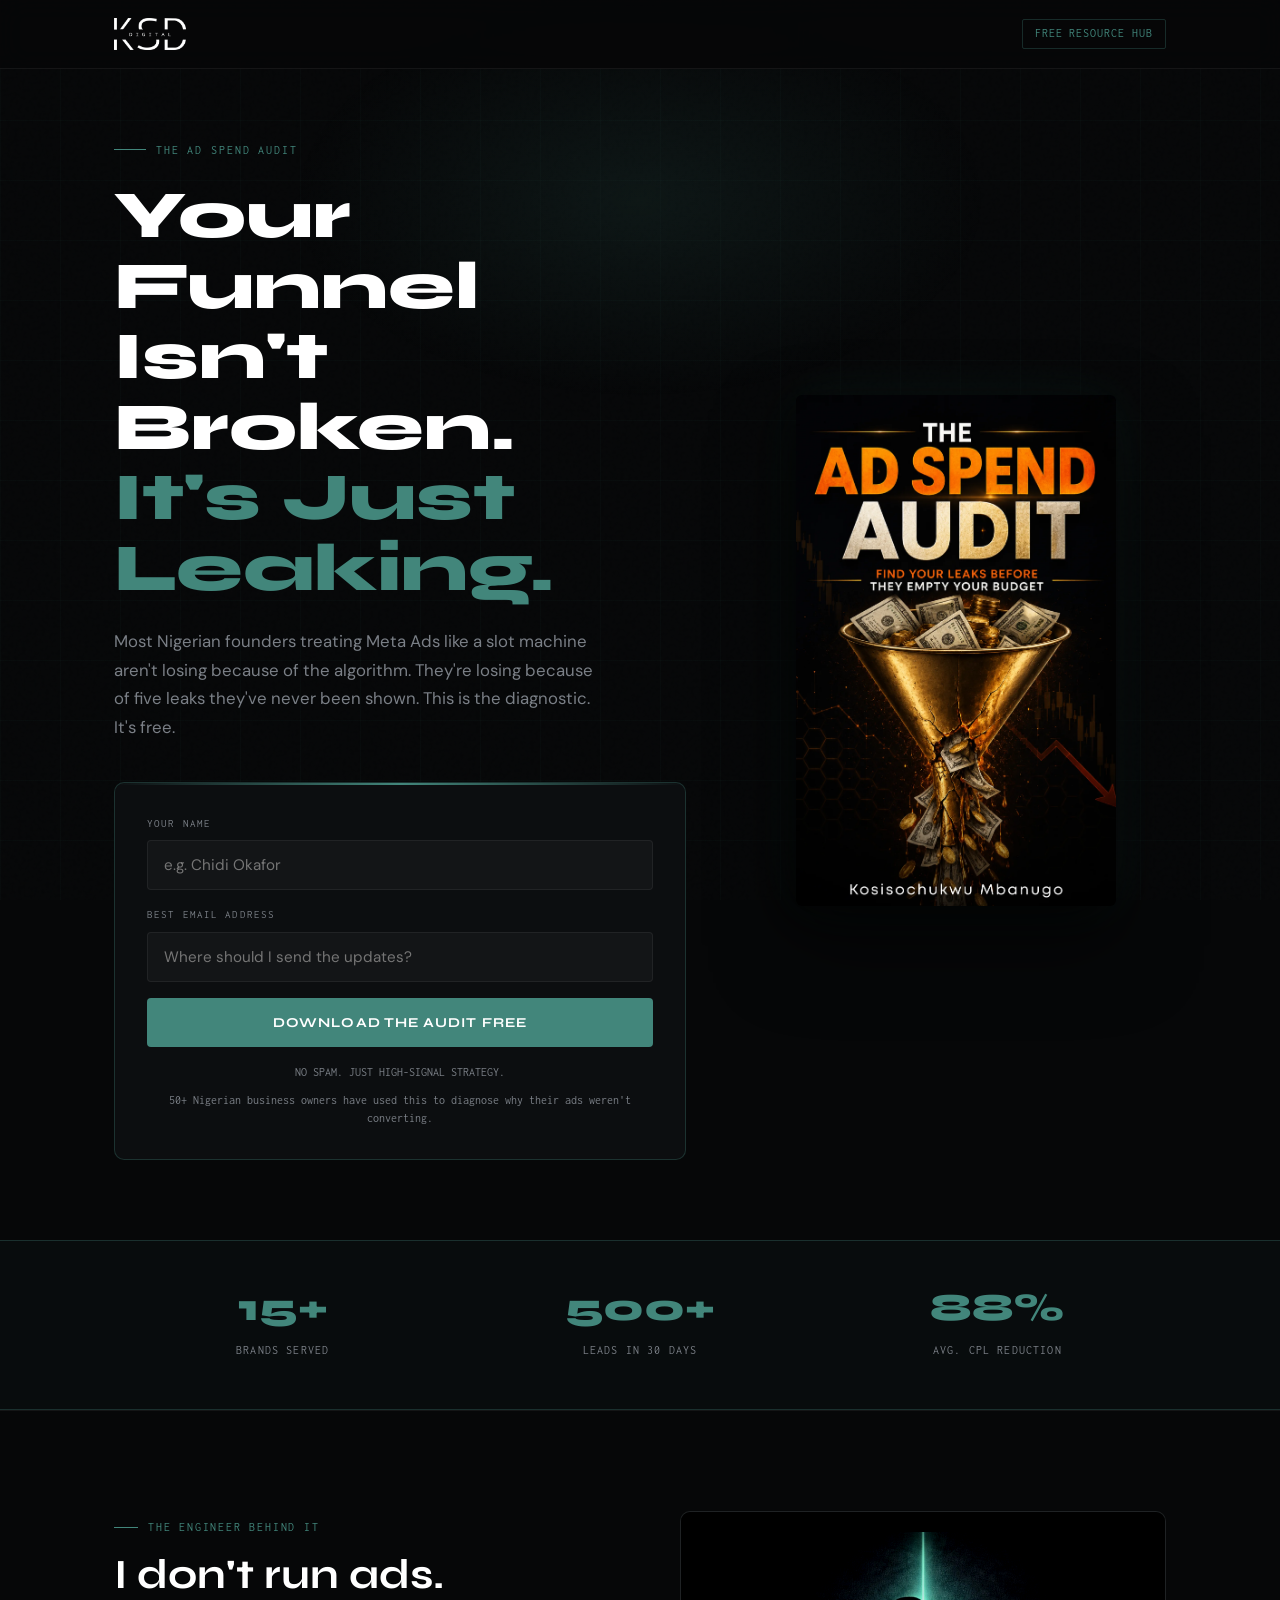
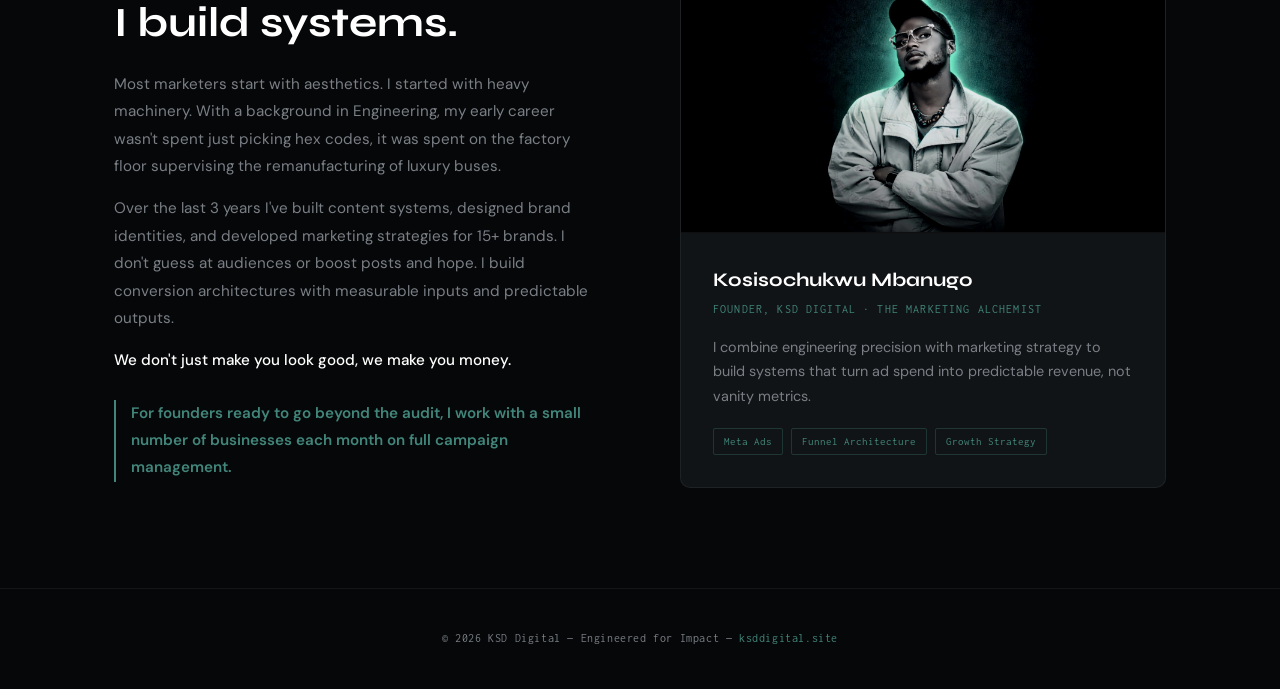
<file: ad-audit.html>
<!DOCTYPE html>
<html lang="en">

<head>
    <meta charset="UTF-8">
    <meta name="viewport" content="width=device-width, initial-scale=1.0">
    <meta name="description" content="Download the KSD Digital Ad Spend Audit and find the hidden leaks in your Meta Ads funnel.">
    <title>The Ad Spend Audit | KSD Digital</title>
    <link rel="icon" type="image/png" href="Assets/ksd.png">
    <link rel="preconnect" href="https://fonts.googleapis.com">
    <link rel="preconnect" href="https://fonts.gstatic.com" crossorigin>
    <link
        href="https://fonts.googleapis.com/css2?family=Syne:wght@400;600;700;800&family=Inconsolata:wght@300;400;500&family=DM+Sans:ital,opsz,wght@0,9..40,300;0,9..40,400;0,9..40,500;1,9..40,300&display=swap"
        rel="stylesheet">
    <link rel="stylesheet" href="https://cdnjs.cloudflare.com/ajax/libs/font-awesome/6.6.0/css/all.min.css">

<!-- Meta Pixel Code -->
<script>
!function(f,b,e,v,n,t,s)
{if(f.fbq)return;n=f.fbq=function(){n.callMethod?
n.callMethod.apply(n,arguments):n.queue.push(arguments)};
if(!f._fbq)f._fbq=n;n.push=n;n.loaded=!0;n.version='2.0';
n.queue=[];t=b.createElement(e);t.async=!0;
t.src=v;s=b.getElementsByTagName(e)[0];
s.parentNode.insertBefore(t,s)}(window, document,'script',
'https://connect.facebook.net/en_US/fbevents.js');
fbq('init', '1302980091219849');
fbq('track', 'PageView');
</script>
<noscript><img height="1" width="1" style="display:none"
src="https://www.facebook.com/tr?id=1302980091219849&ev=PageView&noscript=1"
/></noscript>
<!-- End Meta Pixel Code -->

 <!-- Google tag (gtag.js) -->
<script defer src="https://www.googletagmanager.com/gtag/js?id=G-NFYQLTZY5J"></script>
<script>
  window.dataLayer = window.dataLayer || [];
  function gtag(){dataLayer.push(arguments);}
  gtag('js', new Date());

  gtag('config', 'G-NFYQLTZY5J');
</script>

    <style>
        :root {
            --bg: #060708;
            --card: #0c0e10;
            --card2: #111416;
            --accent: #42867b;
            --accent-glow: rgba(66, 134, 123, 0.18);
            --accent-dim: rgba(66, 134, 123, 0.35);
            --text: #e2e4e6;
            --muted: #7a7f86;
            --border: rgba(255, 255, 255, 0.06);
            --border-accent: rgba(66, 134, 123, 0.3);
            --white: #ffffff;
        }

        *,
        *::before,
        *::after {
            box-sizing: border-box;
            margin: 0;
            padding: 0;
        }

        html {
            scroll-behavior: smooth;
        }

        body {
            background: var(--bg);
            color: var(--text);
            font-family: 'DM Sans', sans-serif;
            font-size: 16px;
            line-height: 1.6;
            overflow-x: hidden;
        }

        /* ─── NOISE & GRID OVERLAYS ─── */
        body::before {
            content: '';
            position: fixed;
            inset: 0;
            background-image: url("data:image/svg+xml,%3Csvg viewBox='0 0 256 256' xmlns='http://www.w3.org/2000/svg'%3E%3Cfilter id='noise'%3E%3CfeTurbulence type='fractalNoise' baseFrequency='0.9' numOctaves='4' stitchTiles='stitch'/%3E%3C/filter%3E%3Crect width='100%25' height='100%25' filter='url(%23noise)' opacity='0.04'/%3E%3C/svg%3E");
            pointer-events: none;
            z-index: 0;
            opacity: 0.4;
        }

        .grid-bg {
            position: fixed;
            inset: 0;
            background-image:
                linear-gradient(rgba(66, 134, 123, 0.04) 1px, transparent 1px),
                linear-gradient(90deg, rgba(66, 134, 123, 0.04) 1px, transparent 1px);
            background-size: 60px 60px;
            pointer-events: none;
            z-index: 0;
        }

        .container {
            max-width: 1100px;
            margin: 0 auto;
            padding: 0 24px;
            position: relative;
            z-index: 1;
        }

        /* ─── NAV ─── */
        nav {
            position: fixed;
            top: 0;
            left: 0;
            right: 0;
            z-index: 100;
            padding: 18px 0;
            background: rgba(6, 7, 8, 0.85);
            backdrop-filter: blur(12px);
            border-bottom: 1px solid var(--border);
        }

        nav .nav-inner {
            display: flex;
            align-items: center;
            justify-content: space-between;
        }

        .nav-brand {
            display: flex;
            align-items: center;
            text-decoration: none;
        }

        .nav-brand img {
            height: 32px;
            width: auto;
            display: block;
        }

        .nav-tag {
            font-family: 'Inconsolata', monospace;
            font-size: 0.75rem;
            color: var(--accent);
            border: 1px solid var(--border-accent);
            padding: 4px 12px;
            border-radius: 2px;
            letter-spacing: 0.08em;
            text-transform: uppercase;
        }

        img {
            max-width: 100%;
            height: auto;
        }

        /* ─── HERO & FORM ─── */
        .hero {
            padding: 140px 0 80px;
            position: relative;
            min-height: 90vh;
            display: flex;
            align-items: center;
        }

        .hero-glow {
            position: absolute;
            top: 0;
            left: 50%;
            transform: translateX(-50%);
            width: 100%;
            max-width: 700px;
            height: 400px;
            background: radial-gradient(ellipse, rgba(66, 134, 123, 0.12) 0%, transparent 70%);
            pointer-events: none;
        }

        .hero-eyebrow {
            font-family: 'Inconsolata', monospace;
            font-size: 0.78rem;
            color: var(--accent);
            letter-spacing: 0.15em;
            text-transform: uppercase;
            margin-bottom: 20px;
            display: flex;
            align-items: center;
            gap: 10px;
        }

        .hero-eyebrow::before {
            content: '';
            display: block;
            width: 32px;
            height: 1px;
            background: var(--accent);
        }

        .hero-grid {
            display: grid;
            grid-template-columns: 1fr 420px;
            gap: 60px;
            align-items: center;
        }

        .hero h1 {
            font-family: 'Syne', sans-serif;
            font-weight: 800;
            font-size: clamp(2.6rem, 5.5vw, 4.2rem);
            line-height: 1.05;
            color: var(--white);
            margin-bottom: 24px;
        }

        .hero h1 .accent-line {
            color: var(--accent);
            display: block;
        }

        .hero-sub {
            font-size: 1.05rem;
            color: var(--muted);
            max-width: 480px;
            line-height: 1.7;
            margin-bottom: 40px;
        }

        /* INLINE OPTIN BOX */
        .optin-box {
            background: var(--card);
            border: 1px solid var(--border-accent);
            border-radius: 10px;
            padding: 32px;
            position: relative;
            overflow: hidden;
            transition: opacity 0.4s ease;
        }

        .optin-box::before {
            content: '';
            position: absolute;
            top: 0;
            left: 0;
            right: 0;
            height: 2px;
            background: linear-gradient(90deg, transparent, var(--accent), transparent);
        }

        .field {
            margin-bottom: 16px;
        }

        .field label {
            display: block;
            font-family: 'Inconsolata', monospace;
            font-size: 0.7rem;
            color: var(--muted);
            letter-spacing: 0.1em;
            text-transform: uppercase;
            margin-bottom: 8px;
        }

        .field input,
        .field textarea,
        .field select {
            width: 100%;
            background: rgba(255, 255, 255, 0.03);
            border: 1px solid var(--border);
            border-radius: 4px;
            color: var(--white);
            padding: 14px 16px;
            font-family: 'DM Sans', sans-serif;
            font-size: 0.95rem;
            outline: none;
            transition: border-color 0.2s, background 0.2s;
        }

        .field input:focus,
        .field textarea:focus,
        .field select:focus {
            border-color: var(--accent);
            background: rgba(66, 134, 123, 0.05);
        }

        .btn-primary {
            background: var(--accent);
            color: #fff;
            font-family: 'Syne', sans-serif;
            font-weight: 700;
            font-size: 0.85rem;
            letter-spacing: 0.08em;
            text-transform: uppercase;
            padding: 16px 24px;
            border: none;
            border-radius: 4px;
            cursor: pointer;
            text-decoration: none;
            display: block;
            width: 100%;
            text-align: center;
            transition: background 0.2s, transform 0.2s;
        }

        .btn-primary:hover {
            background: #4f9e91;
            transform: translateY(-1px);
        }

        .btn-outline {
            background: transparent;
            color: var(--accent);
            font-family: 'Syne', sans-serif;
            font-weight: 600;
            font-size: 0.82rem;
            letter-spacing: 0.08em;
            text-transform: uppercase;
            padding: 14px 24px;
            border: 1px solid var(--border-accent);
            border-radius: 4px;
            cursor: pointer;
            text-decoration: none;
            display: block;
            width: 100%;
            text-align: center;
            transition: all 0.2s;
        }

        .btn-outline:hover {
            background: var(--accent-glow);
            border-color: var(--accent);
            color: var(--white);
        }

        /* POST-SUBMIT UPSELL STATE */
        .upsell-state {
            display: none;
            animation: fadeUp 0.6s ease forwards;
        }

        .upsell-header {
            margin-bottom: 32px;
            border-bottom: 1px solid var(--border);
            padding-bottom: 24px;
        }

        .upsell-header h3 {
            font-family: 'Syne', sans-serif;
            font-weight: 700;
            font-size: 1.5rem;
            color: var(--white);
            margin-bottom: 8px;
        }

        .upsell-header p {
            color: var(--accent);
            font-size: 0.95rem;
        }

        .upsell-grid {
            display: grid;
            grid-template-columns: 1fr 1fr;
            gap: 20px;
        }

        .upsell-card {
            background: var(--card2);
            border: 1px solid var(--border);
            border-radius: 8px;
            padding: 24px;
            text-align: left;
            display: flex;
            flex-direction: column;
            justify-content: space-between;
        }

        .upsell-card h4 {
            font-family: 'Syne', sans-serif;
            font-size: 1.1rem;
            color: var(--white);
            margin-bottom: 12px;
        }

        .upsell-card p {
            font-size: 0.85rem;
            color: var(--muted);
            margin-bottom: 20px;
            line-height: 1.5;
        }

        /* ─── BOOK VISUAL ─── */
        .book-wrap {
            position: relative;
            display: flex;
            align-items: center;
            justify-content: center;
        }

        .book-placeholder {
            width: 100%;
            max-width: 320px;
            position: relative;
            animation: float 4s ease-in-out infinite;
        }

        .book-placeholder img {
            box-shadow: -12px 8px 40px rgba(0, 0, 0, 0.7), 0 40px 80px rgba(0, 0, 0, 0.5), 0 0 60px rgba(66, 134, 123, 0.15);
            width: 100%;
            height: auto;
            border-radius: 6px;
            display: block;
        }

        @keyframes float {

            0%,
            100% {
                transform: translateY(0px) rotate(-1deg);
            }

            50% {
                transform: translateY(-10px) rotate(-1deg);
            }
        }

        /* ─── PROOF BAR ─── */
        .proof-bar {
            border-top: 1px solid var(--border-accent);
            border-bottom: 1px solid var(--border-accent);
            background: rgba(66, 134, 123, 0.04);
            padding: 48px 0;
            margin: 0;
        }

        .proof-grid {
            display: grid;
            grid-template-columns: repeat(3, 1fr);
            gap: 20px;
            text-align: center;
        }

        .proof-item strong {
            font-family: 'Syne', sans-serif;
            font-weight: 800;
            font-size: 2.4rem;
            color: var(--accent);
            display: block;
            line-height: 1;
            margin-bottom: 8px;
        }

        .proof-item span {
            font-family: 'Inconsolata', monospace;
            font-size: 0.72rem;
            color: var(--muted);
            text-transform: uppercase;
            letter-spacing: 0.1em;
        }

        .about-section {
            padding: 100px 0;
            border-top: 1px solid var(--border);
            position: relative;
            z-index: 1;
        }

        .about-grid {
            display: grid;
            grid-template-columns: 1fr 1fr;
            gap: 80px;
            align-items: center;
        }

        .about-card {
            background: var(--card2);
            border: 1px solid var(--border);
            border-radius: 10px;
            padding: 0;
            overflow: hidden;
            display: flex;
            flex-direction: column;
        }

        /* RESPONSIVE */
        /* ─── MOBILE RESPONSIVENESS (Main Site Standard) ─── */
        @media (max-width: 991px) {
            .hero {
                padding: 100px 0 50px;
                text-align: center;
                min-height: auto;
            }

            .hero-grid {
                grid-template-columns: 1fr !important;
                gap: 40px !important;
                display: flex !important;
                flex-direction: column !important;
                align-items: center !important;
            }

            .hero h1 {
                font-size: clamp(1.8rem, 8vw, 2.6rem) !important;
                margin-left: auto;
                margin-right: auto;
                padding: 0 10px;
                text-align: center;
            }

            .hero-sub {
                margin: 0 auto 30px;
                font-size: 1rem;
                padding: 0 15px;
            }

            .hero-eyebrow {
                justify-content: center;
            }

            .book-wrap {
                order: -1;
                margin-bottom: 20px;
            }

            .book-placeholder {
                max-width: 240px;
                margin: 0 auto;
            }

            .optin-box {
                padding: 24px;
                max-width: 100%;
                margin: 0 auto;
            }

            .proof-grid {
                grid-template-columns: 1fr;
                gap: 30px;
            }

            .proof-item strong {
                font-size: 2.2rem;
            }

            .about-section {
                padding: 60px 0;
            }

            .about-grid {
                grid-template-columns: 1fr !important;
                gap: 40px !important;
                text-align: center;
            }

            .about-grid .section-label {
                justify-content: center;
            }

            .about-visual {
                max-width: 360px;
                margin: 30px auto 0;
            }
        }

        @media (max-width: 480px) {
            .hero {
                padding-top: 90px;
            }

            .hero h1 {
                font-size: clamp(1.5rem, 8vw, 2.1rem) !important;
                line-height: 1.1 !important;
                padding: 0 5px !important;
                word-wrap: break-word;
            }

            .container {
                padding: 0 18px;
            }

            .btn-primary, .btn-outline {
                width: 100%;
                padding: 16px 18px;
                font-size: 0.8rem;
            }

            .nav-tag {
                display: none;
            }

            .upsell-header h3 {
                font-size: 1.25rem;
            }

            .proof-bar {
                padding: 40px 0;
            }
        }

        @keyframes fadeUp {
            from {
                opacity: 0;
                transform: translateY(24px);
            }

            to {
                opacity: 1;
                transform: translateY(0);
            }
        }

        .animate {
            animation: fadeUp 0.6s ease forwards;
        }

        .delay-1 {
            animation-delay: 0.1s;
            opacity: 0;
        }

        .delay-2 {
            animation-delay: 0.2s;
            opacity: 0;
        }

        .delay-3 {
            animation-delay: 0.35s;
            opacity: 0;
        }
    </style>
</head>

<body>
    <div class="grid-bg"></div>

    <script>
        /**
         * BULLETPROOF LEAD CAPTURE — Hidden Iframe Relay Pattern
         * ========================================================
         * Phase 1 — handleFormSubmit():
         *   Validates input, marks the button as loading, then returns TRUE
         *   so the browser natively POSTs the form data into the hidden iframe.
         *   No fetch(), no CORS, no race condition.
         *
         * Phase 2 — onMailerLiteDelivered():
         *   Called by the iframe's onload event. This fires ONLY after the
         *   MailerLite server has responded — meaning the lead is confirmed
         *   received before we touch the DOM or trigger the download.
         *
         * Guard flag — formWasSubmitted:
         *   The iframe fires onload once on page init (blank src). The flag
         *   ensures our callback only runs after a real form submission.
         */

        let formWasSubmitted = false;

        function handleFormSubmit(e) {
            const name  = document.getElementById('lead-name').value.trim();
            const email = document.getElementById('lead-email').value.trim();
            const btn   = document.getElementById('submit-btn');

            // --- Validation ---
            if (name.length <= 2) {
                alert('Please enter your real name.');
                return false;
            }
            if (!email.includes('@') || !email.includes('.')) {
                alert('Please enter a valid email address.');
                return false;
            }

            // --- Phase 1: Lock the button so it can't be double-submitted ---
            btn.textContent = 'Sending\u2026';
            btn.disabled = true;
            btn.style.opacity = '0.7';

            // 🔥 FIRE THE META PIXEL LEAD EVENT 🔥
            if (typeof fbq === 'function') {
                fbq('track', 'Lead');
            }


            // 📈 FIRE THE GA4 LEAD EVENT
    if (typeof gtag === 'function') {
        gtag('event', 'generate_lead', {
            'event_category': 'engagement',
            'event_label': 'Ad_Audit_Download'
        });
    }
            // Set the guard flag — now the iframe onload knows this is real
            formWasSubmitted = true;

            // Return TRUE → browser submits the form into the hidden iframe natively
            return true;
        }

        function onMailerLiteDelivered() {
            // Guard: ignore the blank onload that fires on page init
            if (!formWasSubmitted) return;

            // Prevent double-firing if something weird happens
            formWasSubmitted = false;

            // --- Phase 2a: Trigger the PDF download ---
            const link = document.createElement('a');
            link.href = 'Assets/Ad audit/AD-SPEND-AUDIT.pdf';
            link.download = 'AD-SPEND-AUDIT.pdf';
            document.body.appendChild(link);
            link.click();
            document.body.removeChild(link);

            // --- Phase 2b: Swap the UI to the success/upsell state ---
            // Small 400ms delay so the download dialog doesn't compete with the DOM repaint
            setTimeout(function() {
                var squeeze = document.getElementById('step-squeeze');
                var upsell  = document.getElementById('step-upsell');

                if (squeeze) squeeze.style.display = 'none';
                if (upsell) {
                    upsell.style.display = 'block';
                    upsell.style.animation = 'fadeUp 0.6s ease forwards';
                }
            }, 400);
        }
    </script>

    <nav>
        <div class="container">
            <div class="nav-inner">
                <a class="nav-brand" href="index.html">
                    <img src="Assets/ksd.png" alt="KSD Digital" width="72" height="32" style="filter: brightness(0) invert(1);">
                </a>
                <span class="nav-tag">Free Resource Hub</span>
            </div>
        </div>
    </nav>

<header class="hero">
    <div class="hero-glow"></div>
    <div class="container">
        <div class="hero-grid">
            <div>
                <p class="hero-eyebrow animate delay-1">The Ad Spend Audit</p>
                <h1 class="animate delay-2">
                    Your Funnel Isn't Broken.
                    <span class="accent-line">It's Just Leaking.</span>
                </h1>
                <p class="hero-sub animate delay-3">Most Nigerian founders treating Meta Ads like a slot machine aren't losing because of the algorithm. They're losing because of five leaks they've never been shown. This is the diagnostic. It's free.</p>

                <div id="capture-container" class="animate delay-3">
                    <!-- 
                        LEAD CAPTURE FORM — Hidden Iframe Relay Pattern
                        ================================================
                        The form POSTs to MailerLite via a hidden iframe (target="ml_relay").
                        This bypasses CORS entirely — it's a native browser form submission.
                        The iframe's onload fires AFTER MailerLite receives the data,
                        which is when we safely trigger the PDF download and UI switch.
                    -->
                    <iframe name="ml_relay" id="ml_relay" style="display:none;" onload="onMailerLiteDelivered()"></iframe>

                    <form action="https://assets.mailerlite.com/jsonp/2333359/forms/187024756529170280/subscribe" 
                          method="POST" 
                          id="ksd-audit-form" 
                          target="ml_relay"
                          onsubmit="return handleFormSubmit(event)">

                        <div id="step-squeeze" class="optin-box">
                            <div class="field">
                                <label>Your Name</label>
                                <input type="text" id="lead-name" name="fields[name]" placeholder="e.g. Chidi Okafor" required>
                            </div>

                            <div class="field">
                                <label>Best Email Address</label>
                                <input type="email" id="lead-email" name="fields[email]" placeholder="Where should I send the updates?" required>
                            </div>

                            <!-- Hidden fields required by MailerLite embedded forms -->
                            <input type="hidden" name="ml-submit" value="1">
                            <input type="hidden" name="anticsrf" value="true">

                            <button type="submit" class="btn-primary" id="submit-btn">Download The Audit Free</button>
                            <p style="font-size: 0.75rem; color: var(--muted); text-align: center; margin-top: 16px; font-family: 'Inconsolata', monospace;">NO SPAM. JUST HIGH-SIGNAL STRATEGY.</p>
                            <p style="font-size: 0.72rem; color: var(--muted); text-align: center; margin-top: 8px; font-family: 'Inconsolata', monospace;">50+ Nigerian business owners have used this to diagnose why their ads weren't converting.</p>
                        </div>
                    </form>
                </div>

                <div id="step-upsell" class="upsell-state" style="display: none;">
                    <div class="upsell-header">
                        <h3><i class="fa-solid fa-circle-check" style="color: var(--accent); margin-right: 8px;"></i> Success!</h3>
                        <p>Your PDF is downloading now. Want to fix your ads faster?</p>
                    </div>

                    <div class="upsell-card" style="border-color: var(--accent); background: linear-gradient(145deg, #0c0e10, #0f1a19);">
                        <div>
                            <p style="font-family: 'Inconsolata', monospace; font-size: 0.65rem; color: var(--accent); letter-spacing: 0.1em; text-transform: uppercase; margin-bottom: 8px;">Next Step</p>
                            <h4>1:1 Business Audit</h4>
                            <p>The PDF shows you where your campaigns are leaking. The 20-minute call shows you exactly how to fix yours, based on your actual account, your budget, and your market. I only take a few of these per week. If you want one, message me now.</p>
                        </div>
                        <a href="https://wa.me/2347063172724?text=Hey%20Kosy%20%E2%80%94%20I%20just%20downloaded%20the%20Ad%20Spend%20Audit.%20Can%20you%20help%20me%20fix%20my%20ads." target="_blank" class="btn-primary" style="padding: 12px; font-size: 0.75rem; background: #25D366; color: #fff; margin-top: 20px;">
                            <i class="fa-brands fa-whatsapp" style="margin-right: 6px; font-size: 1rem; vertical-align: middle;"></i> Message Me on WhatsApp
                        </a>
                    </div>
                </div>
            </div>

            <div class="book-wrap animate delay-2">
                <div class="book-placeholder">
                    <img src="Assets/Ad audit/THE AD SPEND AUDIT.webp" alt="The Ad Spend Audit Book Cover" width="420" height="670" fetchpriority="high">
                </div>
            </div>
        </div>
    </div>
</header>

    <div class="proof-bar">
        <div class="container">
            <div class="proof-grid">
                <div class="proof-item">
                    <strong>15+</strong>
                    <span>Brands Served</span>
                </div>
                <div class="proof-item">
                    <strong>500+</strong>
                    <span>Leads in 30 Days</span>
                </div>
                <div class="proof-item">
                    <strong>88%</strong>
                    <span>Avg. CPL Reduction</span>
                </div>
            </div>
        </div>
    </div>

    <section class="about-section">
        <div class="container">
            <div class="about-grid">
                <div>
                    <p class="section-label"
                        style="font-family: 'Inconsolata', monospace; font-size: 0.75rem; color: var(--accent); text-transform: uppercase; letter-spacing: 0.15em; margin-bottom: 14px; display: flex; align-items: center; gap: 10px;">
                        <span style="display: block; width: 24px; height: 1px; background: var(--accent);"></span>
                        The Engineer Behind It
                    </p>
                    <h2 class="section-title"
                        style="font-family: 'Syne', sans-serif; font-weight: 700; font-size: clamp(1.8rem, 3.5vw, 2.6rem); color: var(--white); margin-bottom: 24px; line-height: 1.15;">
                        I don't run ads.<br>I build systems.</h2>
                    <p style="color: var(--muted); line-height: 1.8; margin-bottom: 15px; font-size: 0.95rem;">
                        Most marketers start with aesthetics. I started with heavy machinery. With a background in
                        Engineering, my early career wasn't spent just picking hex codes, it was spent on the factory
                        floor supervising the remanufacturing of luxury buses.
                    </p>
                    <p style="color: var(--muted); line-height: 1.8; margin-bottom: 15px; font-size: 0.95rem;">
                        Over the last 3 years I've built content systems, designed brand identities, and developed
                        marketing strategies for 15+ brands. I don't guess at audiences or boost posts and hope. I build
                        conversion architectures with measurable inputs and predictable outputs.
                    </p>
                    <p style="color: var(--white); font-weight: 500; line-height: 1.8; font-size: 0.95rem;">
                        We don't just make you look good, we make you money.
                    </p>
                    <p style="color: var(--accent); font-weight: 600; line-height: 1.8; font-size: 0.95rem; margin-top: 25px; border-left: 2px solid var(--accent); padding-left: 15px;">
                        For founders ready to go beyond the audit, I work with a small number of businesses each month on full campaign management.
                    </p>
                </div>
                <div class="about-visual">
                    <div class="about-card">

                        <div
                            style="background: #000; display: flex; justify-content: center; align-items: flex-end; padding-top: 20px; border-bottom: 1px solid var(--border);">
                            <img src="Assets/Ad audit/founder.webp" alt="Kosy Mbanugo" width="300" height="300"
                                style="width: 100%; max-width: 300px; height: auto; display: block; margin: 0 auto; filter: contrast(1.1) brightness(0.9);">
                        </div>

                        <div style="padding: 32px;">
                            <h4
                                style="font-family: 'Syne', sans-serif; font-weight: 700; color: var(--white); margin-bottom: 4px; font-size: 1.2rem;">
                                Kosisochukwu Mbanugo</h4>
                            <p class="role"
                                style="font-family: 'Inconsolata', monospace; font-size: 0.72rem; color: var(--accent); letter-spacing: 0.1em; text-transform: uppercase; margin-bottom: 16px;">
                                Founder, KSD Digital · The Marketing Alchemist</p>
                            <p style="font-size: 0.9rem; color: var(--muted); line-height: 1.7;">I combine engineering precision with marketing strategy to build systems that turn ad spend into predictable revenue, not vanity metrics.</p>
                            <div class="about-tags" style="display: flex; flex-wrap: wrap; gap: 8px; margin-top: 20px;">
                                <span class="tag"
                                    style="font-family: 'Inconsolata', monospace; font-size: 0.68rem; color: var(--accent); border: 1px solid var(--border-accent); padding: 4px 10px; border-radius: 2px;">Meta
                                    Ads</span>
                                <span class="tag"
                                    style="font-family: 'Inconsolata', monospace; font-size: 0.68rem; color: var(--accent); border: 1px solid var(--border-accent); padding: 4px 10px; border-radius: 2px;">Funnel
                                    Architecture</span>
                                <span class="tag"
                                    style="font-family: 'Inconsolata', monospace; font-size: 0.68rem; color: var(--accent); border: 1px solid var(--border-accent); padding: 4px 10px; border-radius: 2px;">Growth
                                    Strategy</span>
                            </div>
                        </div>
                    </div>
                </div>
            </div>
        </div>
    </section>

    <footer
        style="border-top: 1px solid var(--border); padding: 40px 0; text-align: center; position: relative; z-index: 1;">
        <div class="container">
            <p
                style="font-family: 'Inconsolata', monospace; font-size: 0.75rem; color: var(--muted); letter-spacing: 0.05em;">
                &copy; 2026 KSD Digital &mdash; Engineered for Impact &mdash; <a href="https://ksddigital.site"
                    target="_blank" style="color: var(--accent); text-decoration: none;">ksddigital.site</a>
            </p>
        </div>
    </footer>


</body>
</html>
</file>
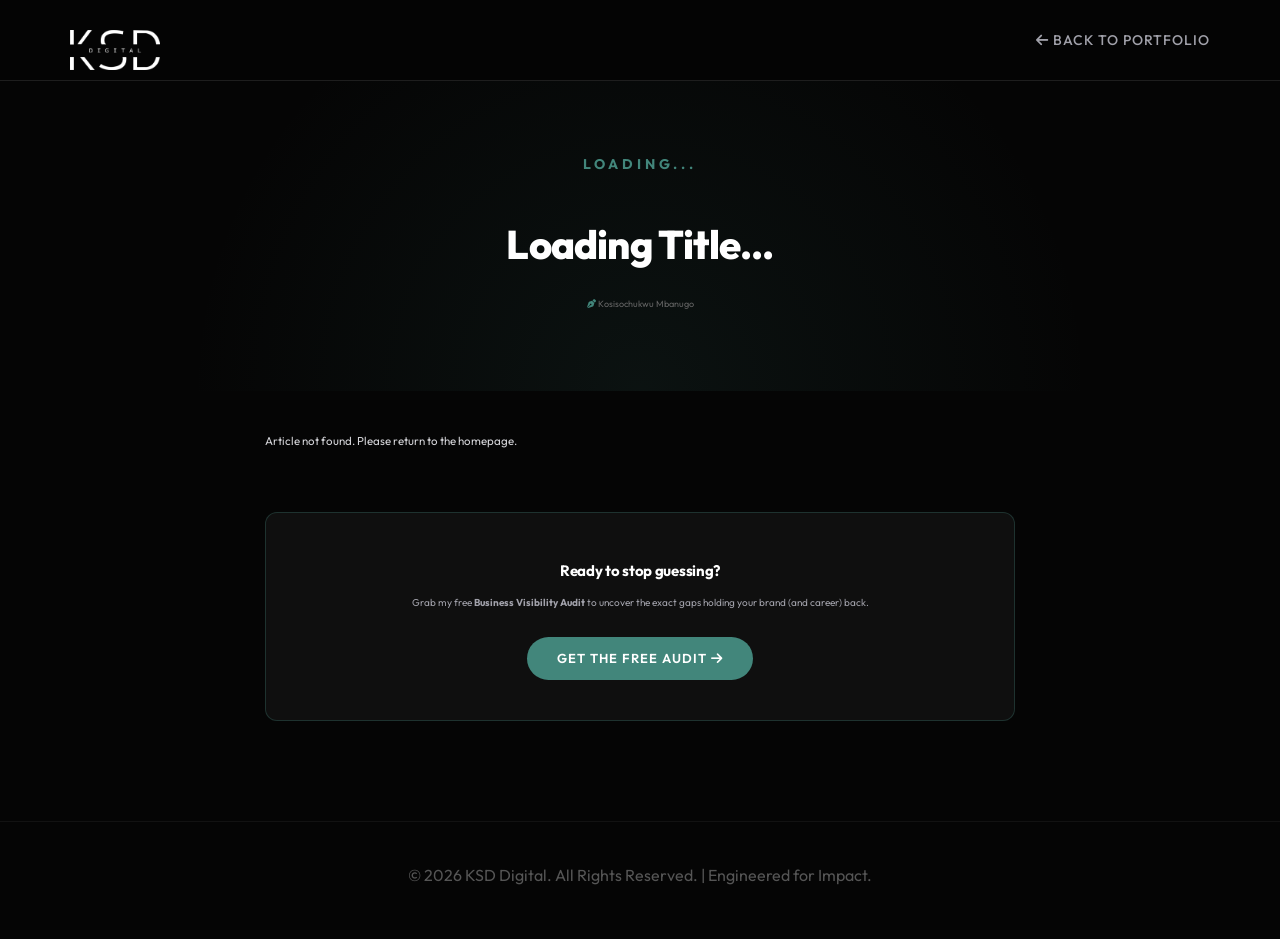
<file: article.html>
<!DOCTYPE html>
<html lang="en">

<head>
    <!-- Google tag (gtag.js) -->
    <script async src="https://www.googletagmanager.com/gtag/js?id=G-NFYQLTZY5J"></script>
    <script>
        window.dataLayer = window.dataLayer || [];
        function gtag() { dataLayer.push(arguments); }
        gtag('js', new Date());

        gtag('config', 'G-NFYQLTZY5J');
    </script>

    <meta charset="utf-8">
    <meta http-equiv="X-UA-Compatible" content="IE=edge">
    <meta name="viewport" content="width=device-width, initial-scale=1.0">
    <title>KSD Digital | Growth Marketing Agency</title>
    <link rel="icon" type="image/png" href="Assets/ksd.png">
    <meta name="description"
        content="KSD Digital is a growth marketing agency that turns marketing spend into measurable revenue. Meta Ads, lead generation, and brand strategy for ambitious businesses.">

    <link rel="preconnect" href="https://fonts.googleapis.com">
    <link rel="preconnect" href="https://fonts.gstatic.com" crossorigin>
    <link href="https://fonts.googleapis.com/css2?family=Outfit:wght@300;400;600;800&display=swap" rel="stylesheet">
    <link rel="stylesheet" href="https://maxcdn.bootstrapcdn.com/bootstrap/3.3.7/css/bootstrap.min.css">
    <link rel="stylesheet" href="https://cdnjs.cloudflare.com/ajax/libs/font-awesome/6.6.0/css/all.min.css">

    <link href="style.css" rel="stylesheet">
</head>

<body id="page-top" class="article-page">

    <nav class="navbar navbar-fixed-top" style="background: rgba(5,5,5,0.95);">
        <div class="container">
            <div class="navbar-header">
                <a class="navbar-brand" href="index.html">
                    <img src="Assets/ksd.png" alt="logo" style="height: 40px; filter: brightness(0) invert(1);">
                </a>
            </div>
            <ul class="nav navbar-nav navbar-right hidden-xs">
                <li><a href="index.html"><i class="fa-solid fa-arrow-left"></i> Back to Portfolio</a></li>
            </ul>
        </div>
    </nav>

    <header class="article-hero"
        style="padding: 150px 0 80px 0; background: radial-gradient(circle at 50% 100%, rgba(66, 134, 123, 0.1) 0%, transparent 60%); text-align: center;">
        <div class="container">
            <div class="row">
                <div class="col-md-8 col-md-offset-2">
                    <span id="dynamic-category" class="badge-premium">Loading...</span>
                    <h1 id="dynamic-title"
                        style="font-size: clamp(2.5rem, 5vw, 4rem); margin-bottom: 20px; font-weight: 800; line-height: 1.1;">
                        Loading Title...</h1>
                    <p id="dynamic-excerpt" style="font-size: 1.2rem; color: #a1a1aa; margin-bottom: 30px;"></p>

                    <div class="article-meta"
                        style="font-size: 0.9rem; color: #666; display: flex; justify-content: center; gap: 20px; align-items: center;">
                        <span><i class="fa-solid fa-pen-nib" style="color: var(--primary);"></i> Kosisochukwu
                            Mbanugo</span>
                    </div>
                </div>
            </div>
        </div>
    </header>

    <section class="article-content" style="padding: 40px 0 100px 0;">
        <div class="container">
            <div class="row">
                <div class="col-md-8 col-md-offset-2" style="font-size: 1.15rem; line-height: 1.8; color: #d4d4d8;">

                    <div id="dynamic-content">
                        <p style="text-align: center; color: #888;">Fetching article data...</p>
                    </div>

                    <div class="article-cta"
                        style="margin-top: 60px; padding: 40px; background: #0f0f0f; border: 1px solid rgba(66, 134, 123, 0.3); border-radius: 12px; text-align: center;">
                        <h4 style="color: #fff; font-size: 1.5rem; margin-bottom: 15px;">Ready to stop guessing?</h4>
                        <p style="color: #a1a1aa; margin-bottom: 25px; font-size: 1rem;">Grab my free <b>Business
                                Visibility Audit</b> to uncover the exact gaps holding your brand (and career) back.</p>
                        <a href="reset.html" class="btn btn-primary" style="padding: 12px 30px;">Get The Free Audit <i
                                class="fa-solid fa-arrow-right"></i></a>
                    </div>

                </div>
            </div>
        </div>
    </section>

    <footer class="site-footer"
        style="border-top: 1px solid rgba(255,255,255,0.05); padding: 40px 0; text-align: center;">
        <div class="container">
            <p class="copyright" style="color: #555;">&copy; 2026 KSD Digital. All Rights Reserved. | Engineered for Impact.</p>
        </div>
    </footer>
    <script src="cms.js"></script>
    </body>

</html>
</file>
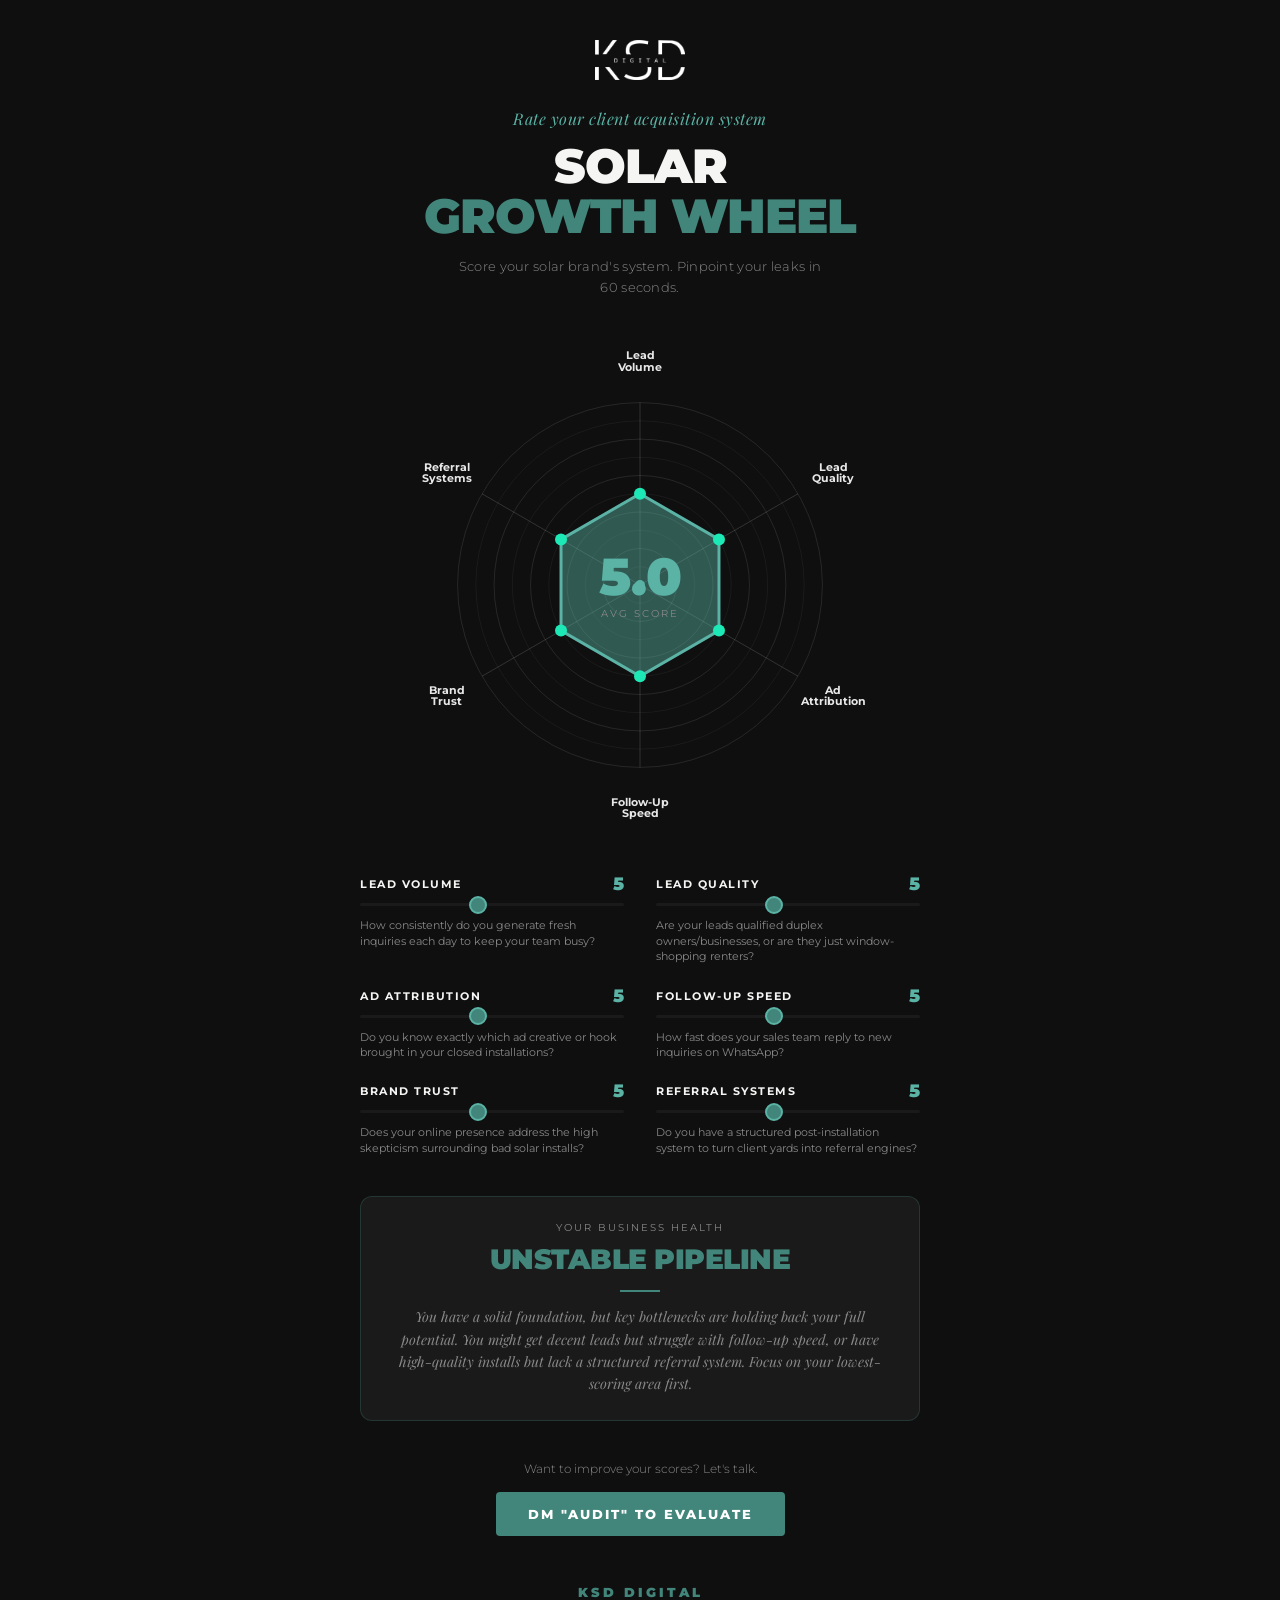
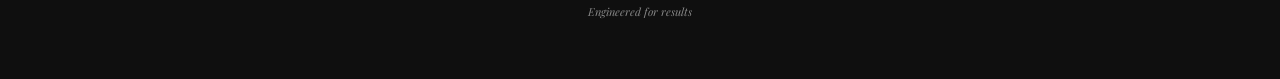
<file: business-health-wheel.html>
<!DOCTYPE html>
<html lang="en">
<head>
<script async src="https://www.googletagmanager.com/gtag/js?id=G-NFYQLTZY5J"></script>
<script>
  window.dataLayer = window.dataLayer || [];
  function gtag(){dataLayer.push(arguments);}
  gtag('js', new Date());

  gtag('config', 'G-NFYQLTZY5J');
</script>
<meta charset="UTF-8">
<meta name="viewport" content="width=device-width, initial-scale=1.0">
<title>Solar Growth Wheel — KSD Digital</title>
<link href="https://fonts.googleapis.com/css2?family=Playfair+Display:ital,wght@0,700;1,400&family=Montserrat:wght@300;400;600;800;900&display=swap" rel="stylesheet">
<style>
  :root {
    --teal: #42867b;
    --teal-light: #5ab3a5;
    --teal-glow: rgba(66,134,123,0.3);
    --dark: #0f0f0f;
    --grey: #1a1a1a;
    --light: #f5f5f3;
    --mid: #888;
  }
 
  * { margin: 0; padding: 0; box-sizing: border-box; }
 
  body {
    background: var(--dark);
    color: var(--light);
    font-family: 'Montserrat', sans-serif;
    min-height: 100vh;
    display: flex;
    flex-direction: column;
    align-items: center;
    padding: 40px 20px 60px;
  }
 
  .header {
    text-align: center;
    margin-bottom: 48px;
  }
 
  .header .eyebrow {
    font-family: 'Playfair Display', serif;
    font-style: italic;
    font-size: 16px;
    color: var(--teal-light);
    letter-spacing: 0.5px;
    margin-bottom: 12px;
  }
 
  .header h1 {
    font-family: 'Montserrat', sans-serif;
    font-weight: 900;
    font-size: clamp(28px, 6vw, 48px);
    line-height: 1.05;
    letter-spacing: -1px;
    text-transform: uppercase;
  }
 
  .header h1 span {
    color: var(--teal);
  }
 
  .header .sub {
    font-size: 13px;
    color: var(--mid);
    margin-top: 14px;
    font-weight: 300;
    letter-spacing: 0.3px;
    max-width: 380px;
    margin-left: auto;
    margin-right: auto;
    line-height: 1.6;
  }
 
  .wheel-container {
    position: relative;
    width: min(480px, 90vw);
    height: min(480px, 90vw);
    margin-bottom: 48px;
  }
 
  canvas {
    position: absolute;
    top: 0; left: 0;
    width: 100%;
    height: 100%;
  }
 
  .center-score {
    position: absolute;
    top: 50%; left: 50%;
    transform: translate(-50%, -50%);
    text-align: center;
    pointer-events: none;
  }
 
  .center-score .score-num {
    font-size: clamp(32px, 8vw, 52px);
    font-weight: 900;
    color: var(--teal-light);
    line-height: 1;
  }
 
  .center-score .score-label {
    font-size: 10px;
    color: var(--mid);
    text-transform: uppercase;
    letter-spacing: 2px;
    margin-top: 4px;
  }
 
  .sliders {
    width: min(560px, 95vw);
    display: grid;
    grid-template-columns: 1fr 1fr;
    gap: 20px 32px;
  }
 
  @media (max-width: 600px) {
    .sliders { grid-template-columns: 1fr; }
  }
 
  .slider-item {
    display: flex;
    flex-direction: column;
    gap: 8px;
  }
 
  .slider-header {
    display: flex;
    justify-content: space-between;
    align-items: center;
  }
 
  .slider-name {
    font-size: 11px;
    font-weight: 700;
    text-transform: uppercase;
    letter-spacing: 1.5px;
    color: var(--light);
  }
 
  .slider-val {
    font-size: 18px;
    font-weight: 900;
    color: var(--teal-light);
    min-width: 24px;
    text-align: right;
  }
 
  input[type=range] {
    -webkit-appearance: none;
    appearance: none;
    width: 100%;
    height: 3px;
    background: var(--grey);
    border-radius: 2px;
    outline: none;
    cursor: pointer;
  }
 
  input[type=range]::-webkit-slider-thumb {
    -webkit-appearance: none;
    appearance: none;
    width: 18px;
    height: 18px;
    border-radius: 50%;
    background: var(--teal);
    border: 2px solid var(--teal-light);
    cursor: pointer;
    transition: transform 0.15s, box-shadow 0.15s;
  }
 
  input[type=range]::-webkit-slider-thumb:hover {
    transform: scale(1.3);
    box-shadow: 0 0 12px var(--teal-glow);
  }
 
  input[type=range]::-moz-range-thumb {
    width: 18px;
    height: 18px;
    border-radius: 50%;
    background: var(--teal);
    border: 2px solid var(--teal-light);
    cursor: pointer;
  }
 
  .result-band {
    margin-top: 40px;
    width: min(560px, 95vw);
    border: 1px solid #2a2a2a;
    border-radius: 12px;
    padding: 24px 28px;
    background: var(--grey);
    text-align: center;
    transition: all 0.4s ease;
  }
 
  .result-band .label {
    font-size: 10px;
    text-transform: uppercase;
    letter-spacing: 2px;
    color: var(--mid);
    margin-bottom: 8px;
  }
 
  .result-band .verdict {
    font-family: 'Montserrat', sans-serif;
    font-weight: 900;
    font-size: clamp(20px, 5vw, 28px);
    text-transform: uppercase;
    letter-spacing: -0.5px;
    margin-bottom: 10px;
  }
 
  .result-band .verdict-desc {
    font-family: 'Playfair Display', serif;
    font-style: italic;
    font-size: 14px;
    color: var(--mid);
    line-height: 1.6;
  }
 
  .divider {
    width: 40px;
    height: 2px;
    background: var(--teal);
    margin: 14px auto;
  }
 
  .cta-block {
    margin-top: 40px;
    text-align: center;
  }
 
  .cta-block p {
    font-size: 12px;
    color: var(--mid);
    margin-bottom: 16px;
    font-weight: 300;
  }
 
  .cta-btn {
    display: inline-block;
    background: var(--teal);
    color: white;
    font-family: 'Montserrat', sans-serif;
    font-weight: 800;
    font-size: 13px;
    text-transform: uppercase;
    letter-spacing: 2px;
    padding: 14px 32px;
    border-radius: 4px;
    border: none;
    cursor: pointer;
    transition: background 0.2s, transform 0.15s;
    text-decoration: none;
  }
 
  .cta-btn:hover {
    background: var(--teal-light);
    transform: translateY(-2px);
  }
 
  .brand {
    margin-top: 48px;
    text-align: center;
  }
 
  .brand-name {
    font-weight: 900;
    font-size: 13px;
    letter-spacing: 3px;
    text-transform: uppercase;
    color: var(--teal);
  }
 
  .brand-tag {
    font-family: 'Playfair Display', serif;
    font-style: italic;
    font-size: 11px;
    color: var(--mid);
    margin-top: 4px;
  }
</style>
</head>
<body>
 
<div class="header">
  <img src="Assets/ksd.png" alt="KSD Digital Logo" style="height: 40px; filter: brightness(0) invert(1); margin-bottom: 24px;">
  <div class="eyebrow">Rate your client acquisition system</div>
  <h1>Solar<br><span>Growth Wheel</span></h1>
  <p class="sub">Score your solar brand's system. Pinpoint your leaks in 60 seconds.</p>
</div>
 
<div class="wheel-container">
  <canvas id="wheel"></canvas>
  <div class="center-score">
    <div class="score-num" id="avgScore">5.0</div>
    <div class="score-label">Avg Score</div>
  </div>
</div>
 
<div class="sliders" id="sliders"></div>
 
<div class="result-band" id="resultBand">
  <div class="label">Your Business Health</div>
  <div class="verdict" id="verdict">—</div>
  <div class="divider"></div>
  <div class="verdict-desc" id="verdictDesc">Adjust the sliders to see your result.</div>
</div>
 
<div class="cta-block">
  <p>Want to improve your scores? Let's talk.</p>
  <a class="cta-btn" id="whatsapp-cta" href="https://wa.me/2347063172724?text=I%20want%20to%20GROW" target="_blank">DM "GROW" to start</a>
</div>
 
<div class="brand">
  <div class="brand-name">KSD Digital</div>
  <div class="brand-tag">Engineered for results</div>
</div>
 
<script>
const categories = [
  { name: "Lead Volume",       desc: "How consistently do you generate fresh inquiries each day to keep your team busy?", color: "#42867b" },
  { name: "Lead Quality",      desc: "Are your leads qualified duplex owners/businesses, or are they just window-shopping renters?", color: "#5ab3a5" },
  { name: "Ad Attribution",    desc: "Do you know exactly which ad creative or hook brought in your closed installations?", color: "#3d7a70" },
  { name: "Follow-Up Speed",   desc: "How fast does your sales team reply to new inquiries on WhatsApp?", color: "#6ec4b8" },
  { name: "Brand Trust",       desc: "Does your online presence address the high skepticism surrounding bad solar installs?", color: "#2e6b62" },
  { name: "Referral Systems",  desc: "Do you have a structured post-installation system to turn client yards into referral engines?", color: "#7dd4ca" },
];
 
const scores = new Array(categories.length).fill(5);
const canvas = document.getElementById('wheel');
const ctx = canvas.getContext('2d');
 
function resizeCanvas() {
  const size = canvas.parentElement.offsetWidth;
  canvas.width = size;
  canvas.height = size;
  drawWheel();
}
 
function drawWheel() {
  const W = canvas.width;
  const cx = W / 2, cy = W / 2;
  const maxR = W * 0.38;
  const n = categories.length;
  const slice = (Math.PI * 2) / n;
  const offset = -Math.PI / 2;
 
  ctx.clearRect(0, 0, W, W);
 
  // Background rings
  for (let i = 10; i >= 1; i--) {
    ctx.beginPath();
    ctx.arc(cx, cy, maxR * (i / 10), 0, Math.PI * 2);
    ctx.strokeStyle = i % 2 === 0 ? 'rgba(255,255,255,0.1)' : 'rgba(255,255,255,0.05)';
    ctx.lineWidth = 1;
    ctx.stroke();
  }
 
  // Spoke lines
  for (let i = 0; i < n; i++) {
    const angle = offset + slice * i;
    ctx.beginPath();
    ctx.moveTo(cx, cy);
    ctx.lineTo(cx + Math.cos(angle) * maxR, cy + Math.sin(angle) * maxR);
    ctx.strokeStyle = 'rgba(255,255,255,0.15)';
    ctx.lineWidth = 1;
    ctx.stroke();
  }
 
  // Filled polygon
  ctx.beginPath();
  for (let i = 0; i < n; i++) {
    const angle = offset + slice * i;
    const r = maxR * (scores[i] / 10);
    const x = cx + Math.cos(angle) * r;
    const y = cy + Math.sin(angle) * r;
    i === 0 ? ctx.moveTo(x, y) : ctx.lineTo(x, y);
  }
  ctx.closePath();
  ctx.fillStyle = 'rgba(90, 179, 165, 0.45)';
  ctx.fill();
  ctx.strokeStyle = '#5ab3a5';
  ctx.lineWidth = 3;
  ctx.stroke();
 
  // Dots at each score point
  for (let i = 0; i < n; i++) {
    const angle = offset + slice * i;
    const r = maxR * (scores[i] / 10);
    const x = cx + Math.cos(angle) * r;
    const y = cy + Math.sin(angle) * r;
    ctx.beginPath();
    ctx.arc(x, y, 6, 0, Math.PI * 2);
    ctx.fillStyle = '#1de9b6';
    ctx.fill();
  }
 
  // Labels
  const labelR = maxR + W * 0.085;
  ctx.textAlign = 'center';
  ctx.textBaseline = 'middle';
  ctx.font = `700 ${Math.max(W * 0.022, 10)}px Montserrat, sans-serif`;
  ctx.fillStyle = 'rgba(255,255,255,0.9)';
 
  for (let i = 0; i < n; i++) {
    const angle = offset + slice * i;
    const lx = cx + Math.cos(angle) * labelR;
    const ly = cy + Math.sin(angle) * labelR;
 
    // Wrap long names
    const name = categories[i].name;
    const words = name.split(' ');
    if (words.length > 1) {
      ctx.fillText(words[0], lx, ly - W * 0.012);
      ctx.fillText(words.slice(1).join(' '), lx, ly + W * 0.012);
    } else {
      ctx.fillText(name, lx, ly);
    }
  }
 
  // Center dot
  ctx.beginPath();
  ctx.arc(cx, cy, 5, 0, Math.PI * 2);
  ctx.fillStyle = '#5ab3a5';
  ctx.fill();
}
 
function updateResult() {
  const avg = scores.reduce((a, b) => a + b, 0) / scores.length;
  document.getElementById('avgScore').textContent = avg.toFixed(1);
 
  const band = document.getElementById('resultBand');
  const verdict = document.getElementById('verdict');
  const desc = document.getElementById('verdictDesc');
 
  let v, d, color;
  if (avg >= 8) {
    v = "High-Performance Engine";
    d = "Your system is operating at a high level with clean targeting, quick follow-up, and strong trust indicators. The goal now is to protect what is working, avoid ad fatigue, and scale your campaigns safely without resetting the algorithm.";
    color = "#5ab3a5";
    document.getElementById('whatsapp-cta').href = "https://wa.me/2347063172724?text=Hey%20Kosy%2C%20my%20Solar%20Growth%20Wheel%20is%20doing%20great.%20Help%20me%20scale%20it.";
    document.getElementById('whatsapp-cta').textContent = 'DM "SCALE" TO PARTNER';
  } else if (avg >= 5) {
    v = "Unstable Pipeline";
    d = "You have a solid foundation, but key bottlenecks are holding back your full potential. You might get decent leads but struggle with follow-up speed, or have high-quality installs but lack a structured referral system. Focus on your lowest-scoring area first.";
    color = "#42867b";
    document.getElementById('whatsapp-cta').href = "https://wa.me/2347063172724?text=Hey%20Kosy%2C%20my%20Solar%20Growth%20Wheel%20is%20unstable.%20Help%20me%20audit%20it.";
    document.getElementById('whatsapp-cta').textContent = 'DM "AUDIT" TO EVALUATE';
  } else {
    v = "Leaking Budget";
    d = "Your solar client acquisition engine has major holes. You are likely spending heavily on ads but chasing unserious inquiries, or letting hot leads go cold due to slow response times. The system needs urgent structural work before scaling.";
    color = "#e8a838";
    document.getElementById('whatsapp-cta').href = "https://wa.me/2347063172724?text=Hey%20Kosy%2C%20my%20Solar%20Growth%20Wheel%20is%20leaking.%20Help%20me%20fix%20it.";
    document.getElementById('whatsapp-cta').textContent = 'DM "FIX" TO SEAL LEAKS';
  }
 
  verdict.textContent = v;
  verdict.style.color = color;
  desc.textContent = d;
  band.style.borderColor = color + '44';
}
 
// Build sliders
const slidersEl = document.getElementById('sliders');
categories.forEach((cat, i) => {
  const item = document.createElement('div');
  item.className = 'slider-item';
  item.innerHTML = `
    <div class="slider-header">
      <span class="slider-name">${cat.name}</span>
      <span class="slider-val" id="val-${i}">5</span>
    </div>
    <input type="range" min="1" max="10" value="5" id="range-${i}">
    <p style="font-size: 11px; color: var(--mid); margin-top: 4px; line-height: 1.4;">${cat.desc}</p>
  `;
  slidersEl.appendChild(item);
 
  const range = item.querySelector('input');
  range.addEventListener('input', () => {
    scores[i] = parseInt(range.value);
    document.getElementById(`val-${i}`).textContent = range.value;
    drawWheel();
    updateResult();
  });
});
 
window.addEventListener('resize', resizeCanvas);
resizeCanvas();
updateResult();
</script>
</body>
</html>
</file>
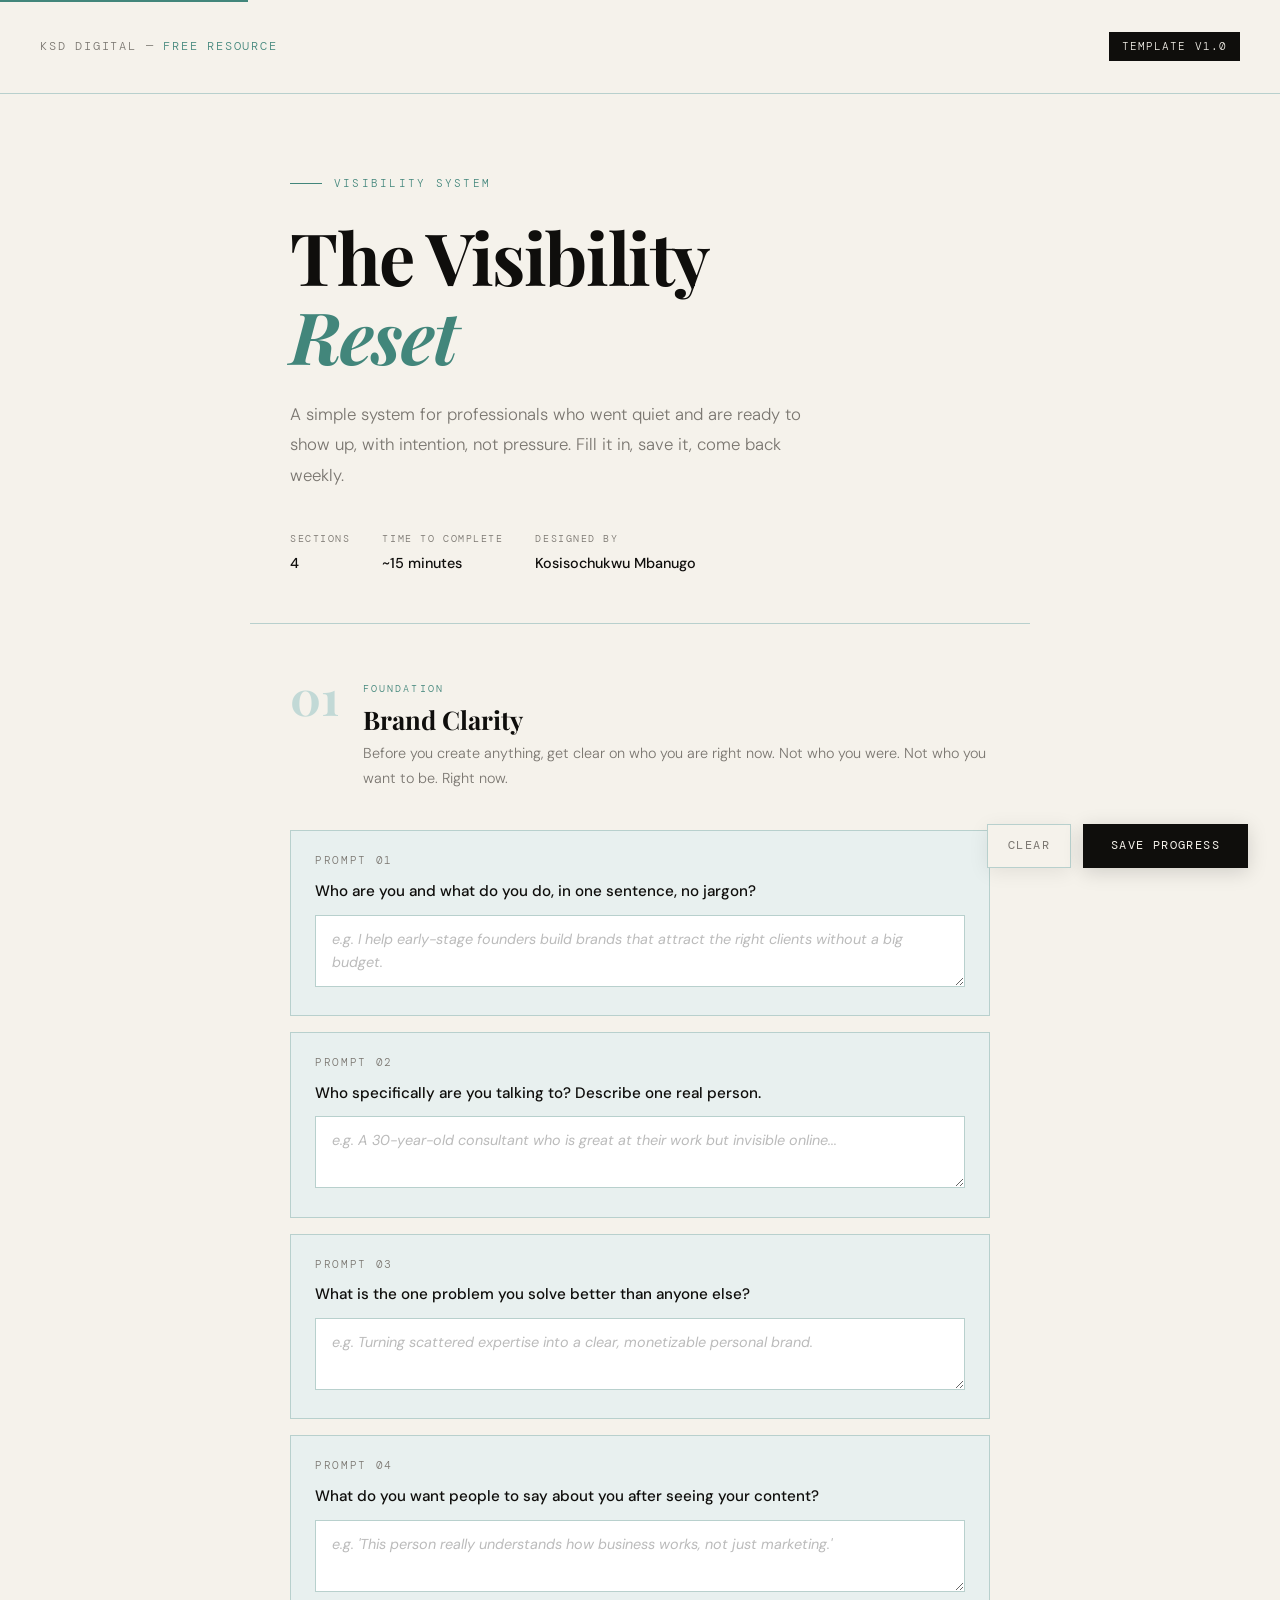
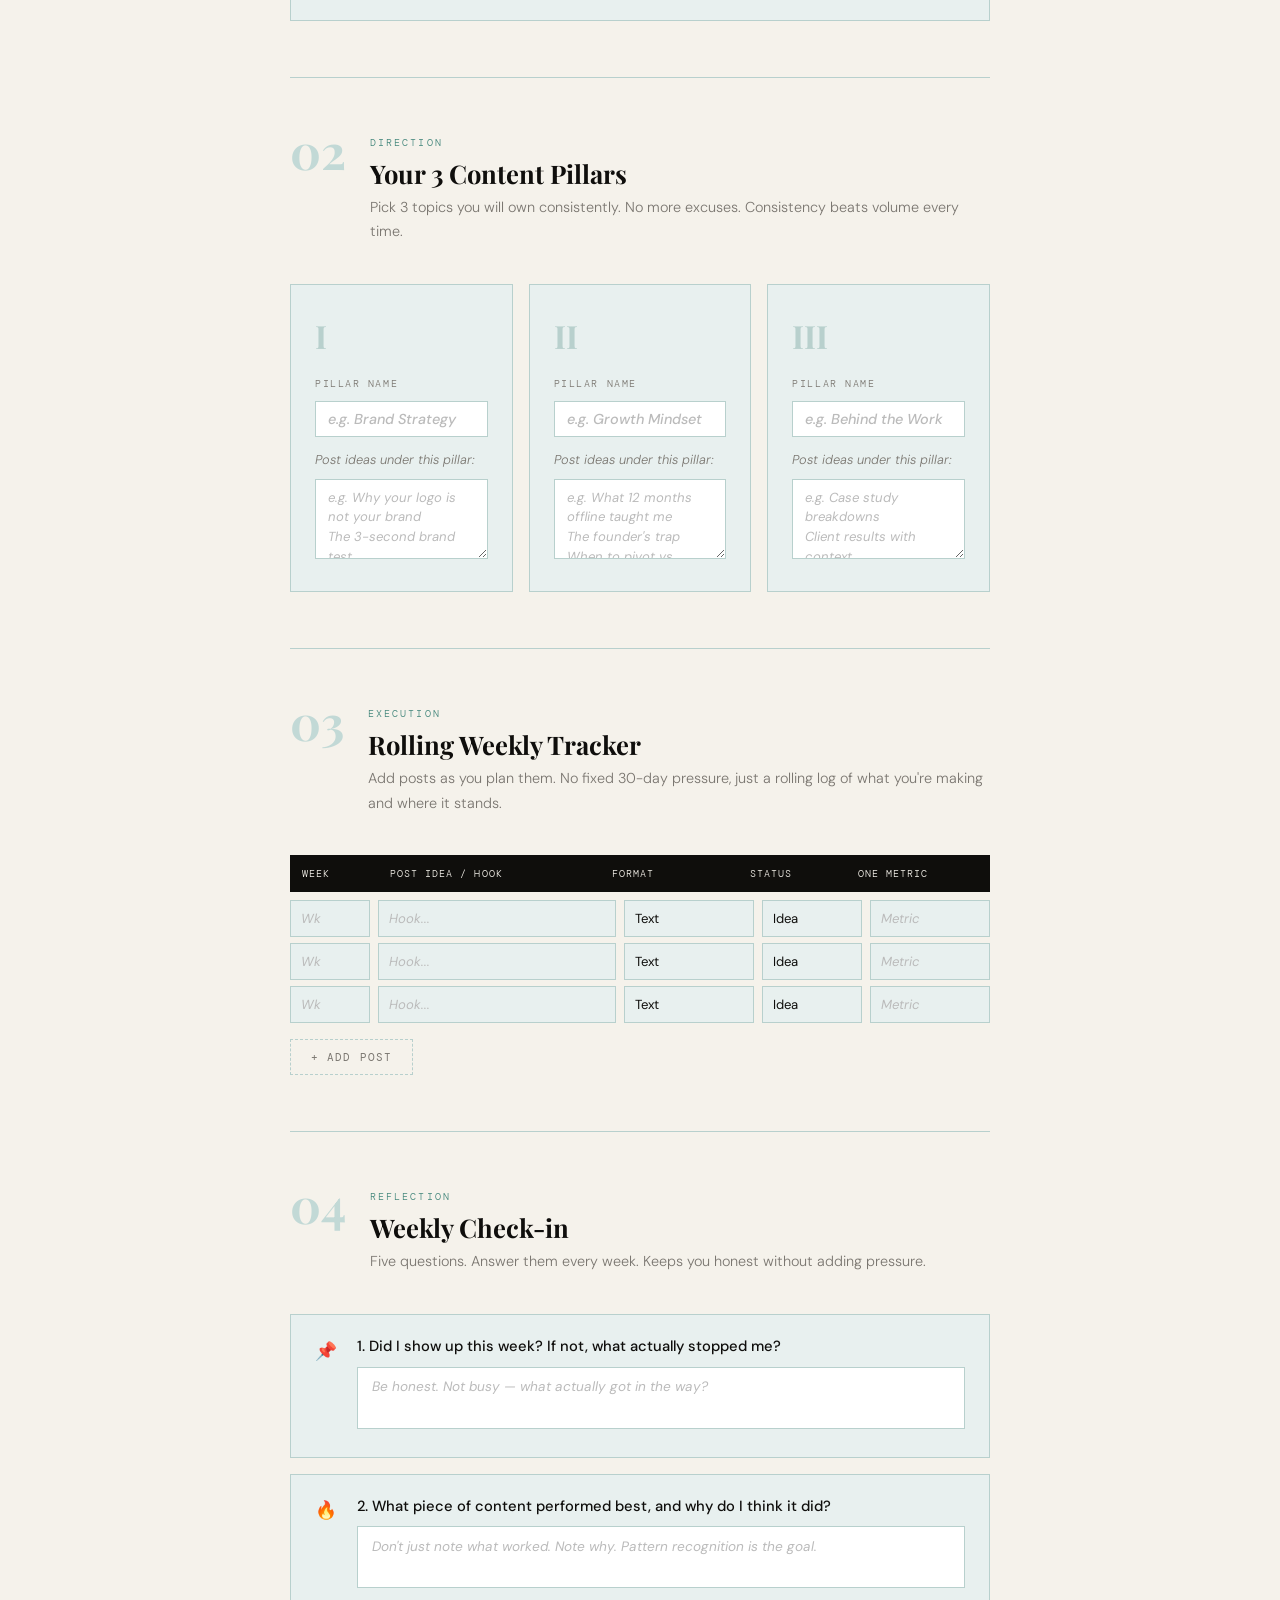
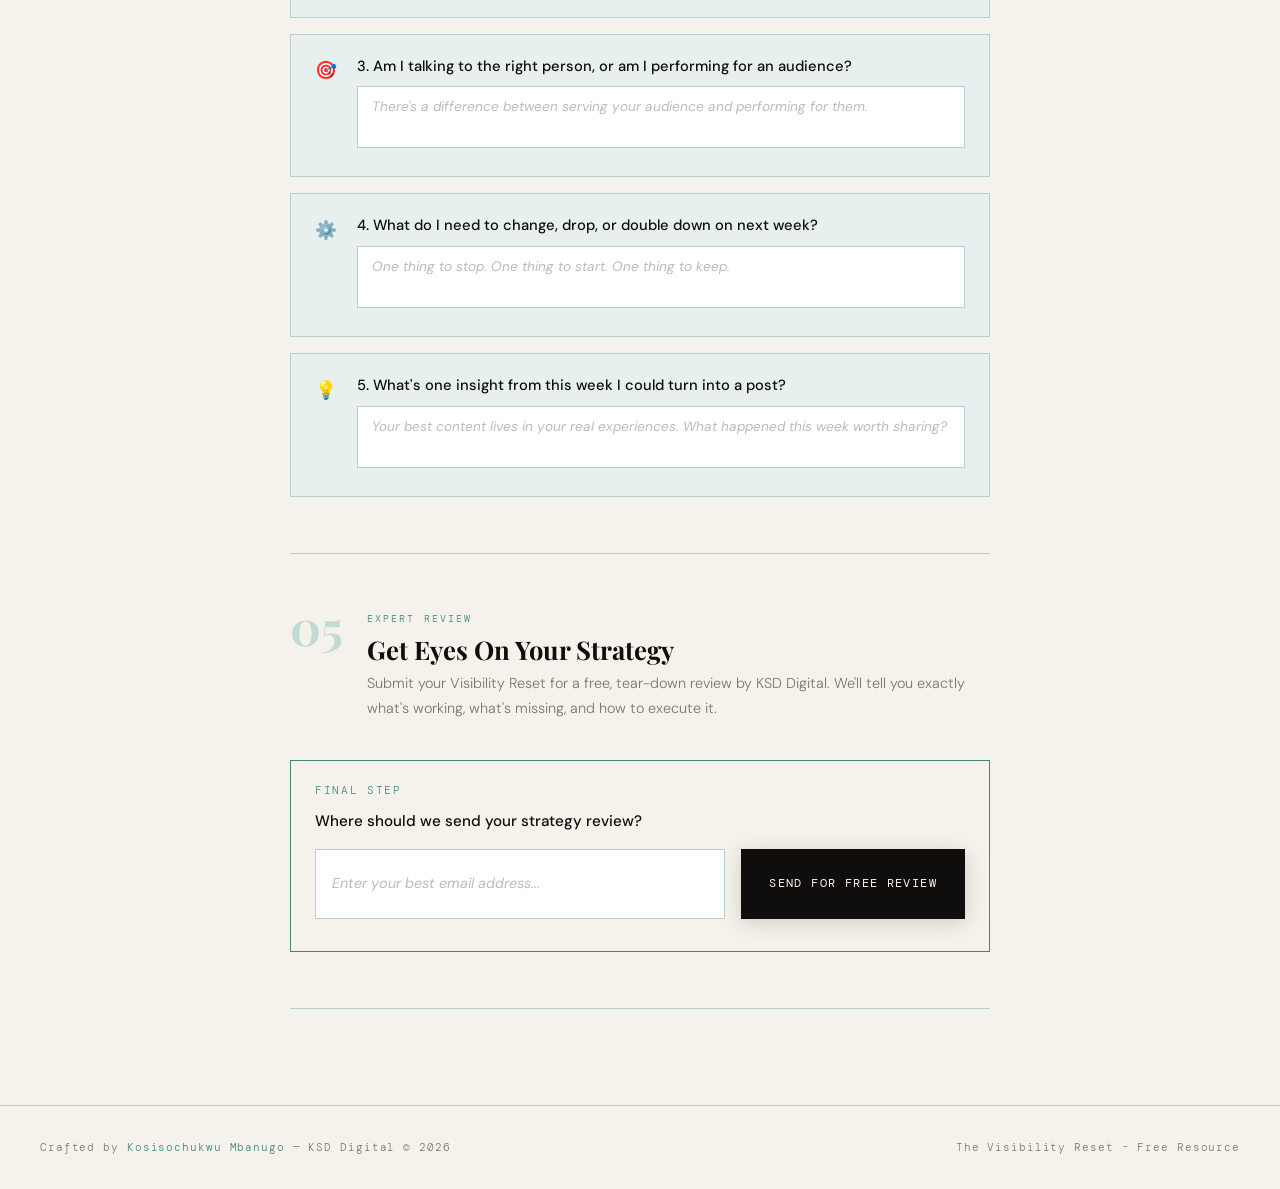
<file: reset.html>
<!DOCTYPE html>
<html lang="en">

<head>
  <!-- Google tag (gtag.js) -->
  <script async src="https://www.googletagmanager.com/gtag/js?id=G-NFYQLTZY5J"></script>
  <script>
    window.dataLayer = window.dataLayer || [];
    function gtag() { dataLayer.push(arguments); }
    gtag('js', new Date());

    gtag('config', 'G-NFYQLTZY5J');
  </script>

  <meta charset="UTF-8">
  <meta name="viewport" content="width=device-width, initial-scale=1.0">
  <title>KSD Digital | Growth Marketing Agency</title>
  <link rel="icon" type="image/png" href="Assets/ksd.png">
  <meta name="description"
    content="KSD Digital is a growth marketing agency that turns marketing spend into measurable revenue. Meta Ads, lead generation, and brand strategy for ambitious businesses.">
  <link
    href="https://fonts.googleapis.com/css2?family=Playfair+Display:ital,wght@0,400;0,700;1,400&family=DM+Mono:wght@300;400;500&family=DM+Sans:wght@300;400;500&display=swap"
    rel="stylesheet">
  <style>
    :root {
      --ink: #0f0e0c;
      --paper: #f5f2eb;
      --cream: #e8f0ef;
      --accent: #42867b;
      --accent-light: #c2d9d6;
      --muted: #7a7670;
      --border: #b8d0cd;
      --success: #42867b;
    }

    * {
      box-sizing: border-box;
      margin: 0;
      padding: 0;
    }

    body {
      background: var(--paper);
      color: var(--ink);
      font-family: 'DM Sans', sans-serif;
      font-weight: 300;
      line-height: 1.7;
      min-height: 100vh;
    }

    /* HEADER */
    .header {
      border-bottom: 1px solid var(--border);
      padding: 2rem 2.5rem;
      display: flex;
      align-items: center;
      justify-content: space-between;
      position: sticky;
      top: 0;
      background: var(--paper);
      z-index: 100;
    }

    .header-brand {
      font-family: 'DM Mono', monospace;
      font-size: 0.75rem;
      letter-spacing: 0.15em;
      text-transform: uppercase;
      color: var(--muted);
    }

    .header-brand span {
      color: var(--accent);
    }

    .header-tag {
      font-family: 'DM Mono', monospace;
      font-size: 0.7rem;
      background: var(--ink);
      color: var(--paper);
      padding: 0.3rem 0.8rem;
      letter-spacing: 0.1em;
      text-transform: uppercase;
    }

    /* HERO */
    .hero {
      max-width: 780px;
      margin: 0 auto;
      padding: 5rem 2.5rem 3rem;
      border-bottom: 1px solid var(--border);
    }

    .hero-eyebrow {
      font-family: 'DM Mono', monospace;
      font-size: 0.7rem;
      letter-spacing: 0.2em;
      text-transform: uppercase;
      color: var(--accent);
      margin-bottom: 1.5rem;
      display: flex;
      align-items: center;
      gap: 0.75rem;
    }

    .hero-eyebrow::before {
      content: '';
      display: inline-block;
      width: 2rem;
      height: 1px;
      background: var(--accent);
    }

    .hero h1 {
      font-family: 'Playfair Display', serif;
      font-size: clamp(2.8rem, 6vw, 4.5rem);
      font-weight: 700;
      line-height: 1.1;
      letter-spacing: -0.02em;
      margin-bottom: 1.5rem;
    }

    .hero h1 em {
      font-style: italic;
      color: var(--accent);
    }

    .hero-sub {
      font-size: 1.05rem;
      color: var(--muted);
      max-width: 520px;
      line-height: 1.8;
      margin-bottom: 2.5rem;
    }

    .hero-meta {
      display: flex;
      gap: 2rem;
      flex-wrap: wrap;
    }

    .hero-meta-item {
      display: flex;
      flex-direction: column;
      gap: 0.2rem;
    }

    .hero-meta-label {
      font-family: 'DM Mono', monospace;
      font-size: 0.65rem;
      letter-spacing: 0.15em;
      text-transform: uppercase;
      color: var(--muted);
    }

    .hero-meta-value {
      font-size: 0.9rem;
      font-weight: 500;
    }

    /* MAIN CONTENT */
    .content {
      max-width: 780px;
      margin: 0 auto;
      padding: 0 2.5rem 6rem;
    }

    /* SECTION */
    .section {
      border-bottom: 1px solid var(--border);
      padding: 3.5rem 0;
      opacity: 0;
      transform: translateY(20px);
      transition: opacity 0.6s ease, transform 0.6s ease;
    }

    .section.visible {
      opacity: 1;
      transform: translateY(0);
    }

    .section-header {
      display: flex;
      align-items: flex-start;
      gap: 1.5rem;
      margin-bottom: 2.5rem;
    }

    .section-number {
      font-family: 'Playfair Display', serif;
      font-size: 3rem;
      font-weight: 700;
      color: var(--accent-light);
      line-height: 1;
      flex-shrink: 0;
      margin-top: -0.5rem;
    }

    .section-title-block {}

    .section-label {
      font-family: 'DM Mono', monospace;
      font-size: 0.65rem;
      letter-spacing: 0.2em;
      text-transform: uppercase;
      color: var(--accent);
      margin-bottom: 0.4rem;
    }

    .section-title {
      font-family: 'Playfair Display', serif;
      font-size: 1.6rem;
      font-weight: 700;
      line-height: 1.2;
    }

    .section-desc {
      font-size: 0.9rem;
      color: var(--muted);
      margin-top: 0.4rem;
      line-height: 1.7;
    }

    /* PROMPT CARDS */
    .prompts {
      display: flex;
      flex-direction: column;
      gap: 1rem;
    }

    .prompt-card {
      background: var(--cream);
      border: 1px solid var(--border);
      padding: 1.25rem 1.5rem;
      position: relative;
    }

    .prompt-q {
      font-family: 'DM Mono', monospace;
      font-size: 0.7rem;
      letter-spacing: 0.15em;
      text-transform: uppercase;
      color: var(--muted);
      margin-bottom: 0.6rem;
    }

    .prompt-text {
      font-size: 0.95rem;
      font-weight: 500;
      margin-bottom: 0.75rem;
      line-height: 1.5;
    }

    .prompt-input {
      width: 100%;
      background: white;
      border: 1px solid var(--border);
      padding: 0.75rem 1rem;
      font-family: 'DM Sans', sans-serif;
      font-size: 0.9rem;
      color: var(--ink);
      resize: vertical;
      min-height: 70px;
      outline: none;
      transition: border-color 0.2s;
      line-height: 1.6;
    }

    .prompt-input:focus {
      border-color: var(--accent);
    }

    .prompt-input::placeholder {
      color: #bbb;
      font-style: italic;
    }

    /* PILLARS */
    .pillars-grid {
      display: grid;
      grid-template-columns: repeat(3, 1fr);
      gap: 1rem;
    }

    .pillar-card {
      background: var(--cream);
      border: 1px solid var(--border);
      padding: 1.5rem;
      position: relative;
    }

    .pillar-num {
      font-family: 'Playfair Display', serif;
      font-size: 2rem;
      color: var(--border);
      font-weight: 700;
      margin-bottom: 0.75rem;
    }

    .pillar-label {
      font-family: 'DM Mono', monospace;
      font-size: 0.65rem;
      letter-spacing: 0.15em;
      text-transform: uppercase;
      color: var(--muted);
      margin-bottom: 0.5rem;
    }

    .pillar-name {
      width: 100%;
      background: white;
      border: 1px solid var(--border);
      padding: 0.5rem 0.75rem;
      font-family: 'DM Sans', sans-serif;
      font-weight: 500;
      font-size: 0.9rem;
      color: var(--ink);
      outline: none;
      margin-bottom: 0.75rem;
      transition: border-color 0.2s;
    }

    .pillar-name:focus {
      border-color: var(--accent);
    }

    .pillar-example {
      font-size: 0.8rem;
      color: var(--muted);
      margin-bottom: 0.5rem;
      font-style: italic;
    }

    .pillar-ideas {
      width: 100%;
      background: white;
      border: 1px solid var(--border);
      padding: 0.5rem 0.75rem;
      font-family: 'DM Sans', sans-serif;
      font-size: 0.82rem;
      color: var(--ink);
      resize: vertical;
      min-height: 80px;
      outline: none;
      transition: border-color 0.2s;
      line-height: 1.5;
    }

    .pillar-ideas:focus {
      border-color: var(--accent);
    }

    .pillar-ideas::placeholder,
    .pillar-name::placeholder {
      color: #bbb;
      font-style: italic;
    }

    /* TRACKER */
    .tracker-header-row {
      display: grid;
      grid-template-columns: 80px 1fr 130px 100px 120px;
      gap: 0.5rem;
      padding: 0.6rem 0.75rem;
      background: var(--ink);
      color: var(--paper);
      font-family: 'DM Mono', monospace;
      font-size: 0.65rem;
      letter-spacing: 0.1em;
      text-transform: uppercase;
      margin-bottom: 0.5rem;
    }

    .tracker-rows {
      display: flex;
      flex-direction: column;
      gap: 0.4rem;
    }

    .tracker-row {
      display: grid;
      grid-template-columns: 80px 1fr 130px 100px 120px;
      gap: 0.5rem;
      align-items: center;
    }

    .tracker-cell {
      background: var(--cream);
      border: 1px solid var(--border);
    }

    .tracker-cell input,
    .tracker-cell select {
      width: 100%;
      background: transparent;
      border: none;
      padding: 0.55rem 0.65rem;
      font-family: 'DM Sans', sans-serif;
      font-size: 0.82rem;
      color: var(--ink);
      outline: none;
    }

    .tracker-cell select {
      cursor: pointer;
      appearance: none;
      -webkit-appearance: none;
    }

    .tracker-cell input::placeholder {
      color: #bbb;
      font-style: italic;
    }

    .add-row-btn {
      margin-top: 1rem;
      background: none;
      border: 1px dashed var(--border);
      padding: 0.65rem 1.25rem;
      font-family: 'DM Mono', monospace;
      font-size: 0.7rem;
      letter-spacing: 0.1em;
      text-transform: uppercase;
      color: var(--muted);
      cursor: pointer;
      transition: all 0.2s;
      display: flex;
      align-items: center;
      gap: 0.5rem;
    }

    .add-row-btn:hover {
      border-color: var(--accent);
      color: var(--accent);
    }

    /* CHECKIN */
    .checkin-list {
      display: flex;
      flex-direction: column;
      gap: 1rem;
    }

    .checkin-item {
      display: flex;
      gap: 1.25rem;
      align-items: flex-start;
      background: var(--cream);
      border: 1px solid var(--border);
      padding: 1.25rem 1.5rem;
    }

    .checkin-icon {
      font-size: 1.1rem;
      flex-shrink: 0;
      margin-top: 0.1rem;
    }

    .checkin-content {
      flex: 1;
    }

    .checkin-q {
      font-size: 0.92rem;
      font-weight: 500;
      margin-bottom: 0.6rem;
      line-height: 1.5;
    }

    .checkin-input {
      width: 100%;
      background: white;
      border: 1px solid var(--border);
      padding: 0.6rem 0.85rem;
      font-family: 'DM Sans', sans-serif;
      font-size: 0.85rem;
      color: var(--ink);
      resize: none;
      min-height: 55px;
      outline: none;
      transition: border-color 0.2s;
      line-height: 1.5;
    }

    .checkin-input:focus {
      border-color: var(--accent);
    }

    .checkin-input::placeholder {
      color: #bbb;
      font-style: italic;
    }

    /* SAVE BAR */
    .save-bar {
      position: fixed;
      bottom: 2rem;
      right: 2rem;
      display: flex;
      gap: 0.75rem;
      z-index: 200;
    }

    .btn-save {
      background: var(--ink);
      color: var(--paper);
      border: none;
      padding: 0.85rem 1.75rem;
      font-family: 'DM Mono', monospace;
      font-size: 0.72rem;
      letter-spacing: 0.12em;
      text-transform: uppercase;
      cursor: pointer;
      transition: background 0.2s;
      box-shadow: 0 4px 20px rgba(0, 0, 0, 0.15);
    }

    .btn-save:hover {
      background: var(--accent);
    }

    .btn-reset {
      background: var(--paper);
      color: var(--muted);
      border: 1px solid var(--border);
      padding: 0.85rem 1.25rem;
      font-family: 'DM Mono', monospace;
      font-size: 0.72rem;
      letter-spacing: 0.12em;
      text-transform: uppercase;
      cursor: pointer;
      transition: all 0.2s;
      box-shadow: 0 4px 20px rgba(0, 0, 0, 0.08);
    }

    .btn-reset:hover {
      border-color: var(--accent);
      color: var(--accent);
    }

    /* TOAST */
    .toast {
      position: fixed;
      bottom: 5.5rem;
      right: 2rem;
      background: var(--success);
      color: white;
      padding: 0.75rem 1.25rem;
      font-family: 'DM Mono', monospace;
      font-size: 0.7rem;
      letter-spacing: 0.1em;
      text-transform: uppercase;
      opacity: 0;
      transform: translateY(10px);
      transition: all 0.3s;
      pointer-events: none;
      z-index: 300;
    }

    .toast.show {
      opacity: 1;
      transform: translateY(0);
    }

    /* FOOTER */
    .footer {
      border-top: 1px solid var(--border);
      padding: 2rem 2.5rem;
      display: flex;
      justify-content: space-between;
      align-items: center;
      flex-wrap: gap;
      max-width: 100%;
    }

    .footer-credit {
      font-family: 'DM Mono', monospace;
      font-size: 0.7rem;
      color: var(--muted);
      letter-spacing: 0.08em;
    }

    .footer-credit a {
      color: var(--accent);
      text-decoration: none;
    }

    .progress-bar {
      position: fixed;
      top: 0;
      left: 0;
      height: 2px;
      background: var(--accent);
      transition: width 0.1s;
      z-index: 1000;
    }

    /* RESPONSIVE */
    @media (max-width: 640px) {
      .pillars-grid {
        grid-template-columns: 1fr;
      }

      .tracker-header-row,
      .tracker-row {
        grid-template-columns: 1fr 1fr;
      }

      .tracker-header-row .t-format,
      .tracker-header-row .t-metric,
      .tracker-row .t-format,
      .tracker-row .t-metric {
        display: none;
      }

      .hero h1 {
        font-size: 2.4rem;
      }

      .save-bar {
        bottom: 1rem;
        right: 1rem;
      }
    }
  </style>
</head>

<body>

  <div class="progress-bar" id="progressBar"></div>

  <header class="header">
    <div class="header-brand">KSD Digital — <span>Free Resource</span></div>
    <div class="header-tag">Template v1.0</div>
  </header>

  <section class="hero">
    <div class="hero-eyebrow">Visibility System</div>
    <h1>The Visibility<br><em>Reset</em></h1>
    <p class="hero-sub">A simple system for professionals who went quiet and are ready to show up, with intention, not
      pressure. Fill it in, save it, come back weekly.</p>
    <div class="hero-meta">
      <div class="hero-meta-item">
        <span class="hero-meta-label">Sections</span>
        <span class="hero-meta-value">4</span>
      </div>
      <div class="hero-meta-item">
        <span class="hero-meta-label">Time to complete</span>
        <span class="hero-meta-value">~15 minutes</span>
      </div>
      <div class="hero-meta-item">
        <span class="hero-meta-label">Designed by</span>
        <span class="hero-meta-value">Kosisochukwu Mbanugo</span>
      </div>
    </div>
  </section>

  <main class="content">

    <!-- SECTION 1: BRAND CLARITY -->
    <div class="section" id="s1">
      <div class="section-header">
        <div class="section-number">01</div>
        <div class="section-title-block">
          <div class="section-label">Foundation</div>
          <div class="section-title">Brand Clarity</div>
          <div class="section-desc">Before you create anything, get clear on who you are right now. Not who you were.
            Not who you want to be. Right now.</div>
        </div>
      </div>
      <div class="prompts">
        <div class="prompt-card">
          <div class="prompt-q">Prompt 01</div>
          <div class="prompt-text">Who are you and what do you do, in one sentence, no jargon?</div>
          <textarea class="prompt-input" id="p1"
            placeholder="e.g. I help early-stage founders build brands that attract the right clients without a big budget."></textarea>
        </div>
        <div class="prompt-card">
          <div class="prompt-q">Prompt 02</div>
          <div class="prompt-text">Who specifically are you talking to? Describe one real person.</div>
          <textarea class="prompt-input" id="p2"
            placeholder="e.g. A 30-year-old consultant who is great at their work but invisible online..."></textarea>
        </div>
        <div class="prompt-card">
          <div class="prompt-q">Prompt 03</div>
          <div class="prompt-text">What is the one problem you solve better than anyone else?</div>
          <textarea class="prompt-input" id="p3"
            placeholder="e.g. Turning scattered expertise into a clear, monetizable personal brand."></textarea>
        </div>
        <div class="prompt-card">
          <div class="prompt-q">Prompt 04</div>
          <div class="prompt-text">What do you want people to say about you after seeing your content?</div>
          <textarea class="prompt-input" id="p4"
            placeholder="e.g. 'This person really understands how business works, not just marketing.'"></textarea>
        </div>
      </div>
    </div>

    <!-- SECTION 2: CONTENT PILLARS -->
    <div class="section" id="s2">
      <div class="section-header">
        <div class="section-number">02</div>
        <div class="section-title-block">
          <div class="section-label">Direction</div>
          <div class="section-title">Your 3 Content Pillars</div>
          <div class="section-desc">Pick 3 topics you will own consistently. No more excuses. Consistency beats volume
            every time.</div>
        </div>
      </div>
      <div class="pillars-grid">
        <div class="pillar-card">
          <div class="pillar-num">I</div>
          <div class="pillar-label">Pillar Name</div>
          <input type="text" class="pillar-name" id="pn1" placeholder="e.g. Brand Strategy">
          <div class="pillar-example">Post ideas under this pillar:</div>
          <textarea class="pillar-ideas" id="pi1"
            placeholder="e.g. Why your logo is not your brand&#10;The 3-second brand test&#10;How to position against bigger competitors"></textarea>
        </div>
        <div class="pillar-card">
          <div class="pillar-num">II</div>
          <div class="pillar-label">Pillar Name</div>
          <input type="text" class="pillar-name" id="pn2" placeholder="e.g. Growth Mindset">
          <div class="pillar-example">Post ideas under this pillar:</div>
          <textarea class="pillar-ideas" id="pi2"
            placeholder="e.g. What 12 months offline taught me&#10;The founder's trap&#10;When to pivot vs persist"></textarea>
        </div>
        <div class="pillar-card">
          <div class="pillar-num">III</div>
          <div class="pillar-label">Pillar Name</div>
          <input type="text" class="pillar-name" id="pn3" placeholder="e.g. Behind the Work">
          <div class="pillar-example">Post ideas under this pillar:</div>
          <textarea class="pillar-ideas" id="pi3"
            placeholder="e.g. Case study breakdowns&#10;Client results with context&#10;Process walkthroughs"></textarea>
        </div>
      </div>
    </div>

    <!-- SECTION 3: ROLLING TRACKER -->
    <div class="section" id="s3">
      <div class="section-header">
        <div class="section-number">03</div>
        <div class="section-title-block">
          <div class="section-label">Execution</div>
          <div class="section-title">Rolling Weekly Tracker</div>
          <div class="section-desc">Add posts as you plan them. No fixed 30-day pressure, just a rolling log of what
            you're making and where it stands.</div>
        </div>
      </div>

      <div class="tracker-header-row">
        <div>Week</div>
        <div>Post Idea / Hook</div>
        <div class="t-format">Format</div>
        <div>Status</div>
        <div class="t-metric">One Metric</div>
      </div>

      <div class="tracker-rows" id="trackerRows">
        <!-- rows injected by JS -->
      </div>

      <button class="add-row-btn" onclick="addRow()">
        <span>+</span> Add Post
      </button>
    </div>

    <!-- SECTION 4: WEEKLY CHECKIN -->
    <div class="section" id="s4">
      <div class="section-header">
        <div class="section-number">04</div>
        <div class="section-title-block">
          <div class="section-label">Reflection</div>
          <div class="section-title">Weekly Check-in</div>
          <div class="section-desc">Five questions. Answer them every week. Keeps you honest without adding pressure.
          </div>
        </div>
      </div>
      <div class="checkin-list">
        <div class="checkin-item">
          <div class="checkin-icon">📌</div>
          <div class="checkin-content">
            <div class="checkin-q">1. Did I show up this week? If not, what actually stopped me?</div>
            <textarea class="checkin-input" id="c1"
              placeholder="Be honest. Not busy — what actually got in the way?"></textarea>
          </div>
        </div>
        <div class="checkin-item">
          <div class="checkin-icon">🔥</div>
          <div class="checkin-content">
            <div class="checkin-q">2. What piece of content performed best, and why do I think it did?</div>
            <textarea class="checkin-input" id="c2"
              placeholder="Don't just note what worked. Note why. Pattern recognition is the goal."></textarea>
          </div>
        </div>
        <div class="checkin-item">
          <div class="checkin-icon">🎯</div>
          <div class="checkin-content">
            <div class="checkin-q">3. Am I talking to the right person, or am I performing for an audience?</div>
            <textarea class="checkin-input" id="c3"
              placeholder="There's a difference between serving your audience and performing for them."></textarea>
          </div>
        </div>
        <div class="checkin-item">
          <div class="checkin-icon">⚙️</div>
          <div class="checkin-content">
            <div class="checkin-q">4. What do I need to change, drop, or double down on next week?</div>
            <textarea class="checkin-input" id="c4"
              placeholder="One thing to stop. One thing to start. One thing to keep."></textarea>
          </div>
        </div>
        <div class="checkin-item">
          <div class="checkin-icon">💡</div>
          <div class="checkin-content">
            <div class="checkin-q">5. What's one insight from this week I could turn into a post?</div>
            <textarea class="checkin-input" id="c5"
              placeholder="Your best content lives in your real experiences. What happened this week worth sharing?"></textarea>
          </div>
        </div>
      </div>
    </div>
    <div class="section" id="s5">
      <div class="section-header">
        <div class="section-number">05</div>
        <div class="section-title-block">
          <div class="section-label">Expert Review</div>
          <div class="section-title">Get Eyes On Your Strategy</div>
          <div class="section-desc">Submit your Visibility Reset for a free, tear-down review by KSD Digital. We'll tell
            you exactly what's working, what's missing, and how to execute it.</div>
        </div>
      </div>

      <div class="prompt-card" style="border-color: var(--accent); background: var(--paper);">
        <div class="prompt-q" style="color: var(--accent);">Final Step</div>
        <div class="prompt-text">Where should we send your strategy review?</div>
        <div style="display: flex; gap: 1rem; flex-wrap: wrap; margin-top: 1rem;">
          <input type="email" id="review-email" class="prompt-input" placeholder="Enter your best email address..."
            style="flex: 1; min-width: 250px;">
          <button id="submitReviewBtn" class="btn-save" onclick="sendForReview()" style="white-space: nowrap;">Send For
            Free Review</button>
        </div>
        <div id="review-status"
          style="margin-top: 0.75rem; font-family: 'DM Mono', monospace; font-size: 0.75rem; font-weight: 500;"></div>
      </div>
    </div>
  </main>

  <footer class="footer">
    <div class="footer-credit">Crafted by <a href="https://ksddigital.site" target="_blank">Kosisochukwu Mbanugo</a> —
      KSD Digital © 2026</div>
    <div class="footer-credit">The Visibility Reset - Free Resource</div>
  </footer>

  <div class="save-bar">
    <button class="btn-reset" onclick="clearAll()">Clear</button>
    <button class="btn-save" onclick="saveAll()">Save Progress</button>
  </div>

  <div class="toast" id="toast">✓ Progress saved</div>

  <script>
    // 1. Scroll Animation & Fade-In
    const observer = new IntersectionObserver((entries) => {
      entries.forEach(entry => {
        if (entry.isIntersecting) entry.target.classList.add('visible');
      });
    }, { threshold: 0.1 });

    document.querySelectorAll('.section').forEach(section => observer.observe(section));

    // 2. Progress Bar (Completion Based)
    function updateProgress() {
      const allInputs = document.querySelectorAll('input:not([type="button"]), textarea, select');
      let filled = 0;
      allInputs.forEach(input => {
        if (input.value.trim() !== '') filled++;
      });
      const percentage = allInputs.length === 0 ? 0 : (filled / allInputs.length) * 100;
      document.getElementById('progressBar').style.width = `${percentage}%`;
    }

    // 3. Dynamic Tracker Rows
    const trackerRows = document.getElementById('trackerRows');
    function createRowHTML(week = '', hook = '', format = 'Text', status = 'Idea', metric = '') {
      const id = Date.now() + Math.random().toString(36).substr(2, 9);
      return `
      <div class="tracker-row" id="row-${id}">
        <div class="tracker-cell"><input type="text" class="t-week" placeholder="Wk" value="${week}"></div>
        <div class="tracker-cell"><input type="text" class="t-hook" placeholder="Hook..." value="${hook}"></div>
        <div class="tracker-cell t-format">
          <select class="t-format-sel">
            <option ${format === 'Text' ? 'selected' : ''}>Text</option>
            <option ${format === 'Carousel' ? 'selected' : ''}>Carousel</option>
            <option ${format === 'Video' ? 'selected' : ''}>Video</option>
          </select>
        </div>
        <div class="tracker-cell">
          <select class="t-status-sel">
            <option ${status === 'Idea' ? 'selected' : ''}>Idea</option>
            <option ${status === 'Draft' ? 'selected' : ''}>Draft</option>
            <option ${status === 'Posted' ? 'selected' : ''}>Posted</option>
          </select>
        </div>
        <div class="tracker-cell t-metric"><input type="text" class="t-metric-val" placeholder="Metric" value="${metric}"></div>
      </div>`;
    }

    function addRow() {
      trackerRows.insertAdjacentHTML('beforeend', createRowHTML());
      updateProgress();
    }

    // 4. Save & Load Data
    const inputsToTrack = ['p1', 'p2', 'p3', 'p4', 'pn1', 'pi1', 'pn2', 'pi2', 'pn3', 'pi3', 'c1', 'c2', 'c3', 'c4', 'c5'];

    function saveAll() {
      const data = {};
      inputsToTrack.forEach(id => {
        const el = document.getElementById(id);
        if (el) data[id] = el.value;
      });

      const rowsData = [];
      document.querySelectorAll('.tracker-row').forEach(row => {
        rowsData.push({
          week: row.querySelector('.t-week').value,
          hook: row.querySelector('.t-hook').value,
          format: row.querySelector('.t-format-sel').value,
          status: row.querySelector('.t-status-sel').value,
          metric: row.querySelector('.t-metric-val').value
        });
      });
      data.trackerRows = rowsData;
      localStorage.setItem('ksdVisibilityReset', JSON.stringify(data));
      showToast();
    }

    function loadAll() {
      const saved = JSON.parse(localStorage.getItem('ksdVisibilityReset'));
      if (!saved) { for (let i = 0; i < 3; i++) addRow(); return; }

      inputsToTrack.forEach(id => {
        const el = document.getElementById(id);
        if (el && saved[id]) el.value = saved[id];
      });

      if (saved.trackerRows) {
        saved.trackerRows.forEach(row => {
          trackerRows.insertAdjacentHTML('beforeend', createRowHTML(row.week, row.hook, row.format, row.status, row.metric));
        });
      }
      updateProgress();
    }

    function showToast() {
      const t = document.getElementById('toast');
      if (t) { t.classList.add('show'); setTimeout(() => t.classList.remove('show'), 2500); }
    }

    // 5. Send for Review (Formspree)
    async function sendForReview() {
      const emailInput = document.getElementById('review-email').value;
      const statusDiv = document.getElementById('review-status');
      const btn = document.getElementById('submitReviewBtn');

      if (!emailInput || !emailInput.includes('@')) {
        statusDiv.innerHTML = '<span style="color: red;">Valid email required.</span>';
        return;
      }

      statusDiv.innerHTML = 'Sending strategy to KSD Digital...';
      btn.disabled = true;

      const payload = {
        email: emailInput,
        _subject: "New Strategy Review Request!",
        message: `
      --- BRAND ---
      1. Who: ${document.getElementById('p1').value}
      2. Audience: ${document.getElementById('p2').value}
      3. Problem: ${document.getElementById('p3').value}
      
      --- PILLARS ---
      P1: ${document.getElementById('pn1').value} (${document.getElementById('pi1').value})
      P2: ${document.getElementById('pn2').value} (${document.getElementById('pi2').value})
      P3: ${document.getElementById('pn3').value} (${document.getElementById('pi3').value})
      `
      };

      const response = await fetch("https://formspree.io/f/mlggbjdb", {
        method: "POST",
        headers: { "Content-Type": "application/json" },
        body: JSON.stringify(payload)
      });

      if (response.ok) {
        statusDiv.innerHTML = '<span style="color: #42867b;">Sent! We will be in touch.</span>';
        btn.innerHTML = "Success!";
      } else {
        statusDiv.innerHTML = '<span style="color: red;">Error. Try again.</span>';
        btn.disabled = false;
      }
    }

    // Initialize
    document.addEventListener('DOMContentLoaded', loadAll);
    document.body.addEventListener('input', () => {
      updateProgress();
      clearTimeout(window.saveTimer);
      window.saveTimer = setTimeout(saveAll, 2000); // Auto-save after 2 seconds of no typing
    });
  </script>
</body>

</html>
</file>
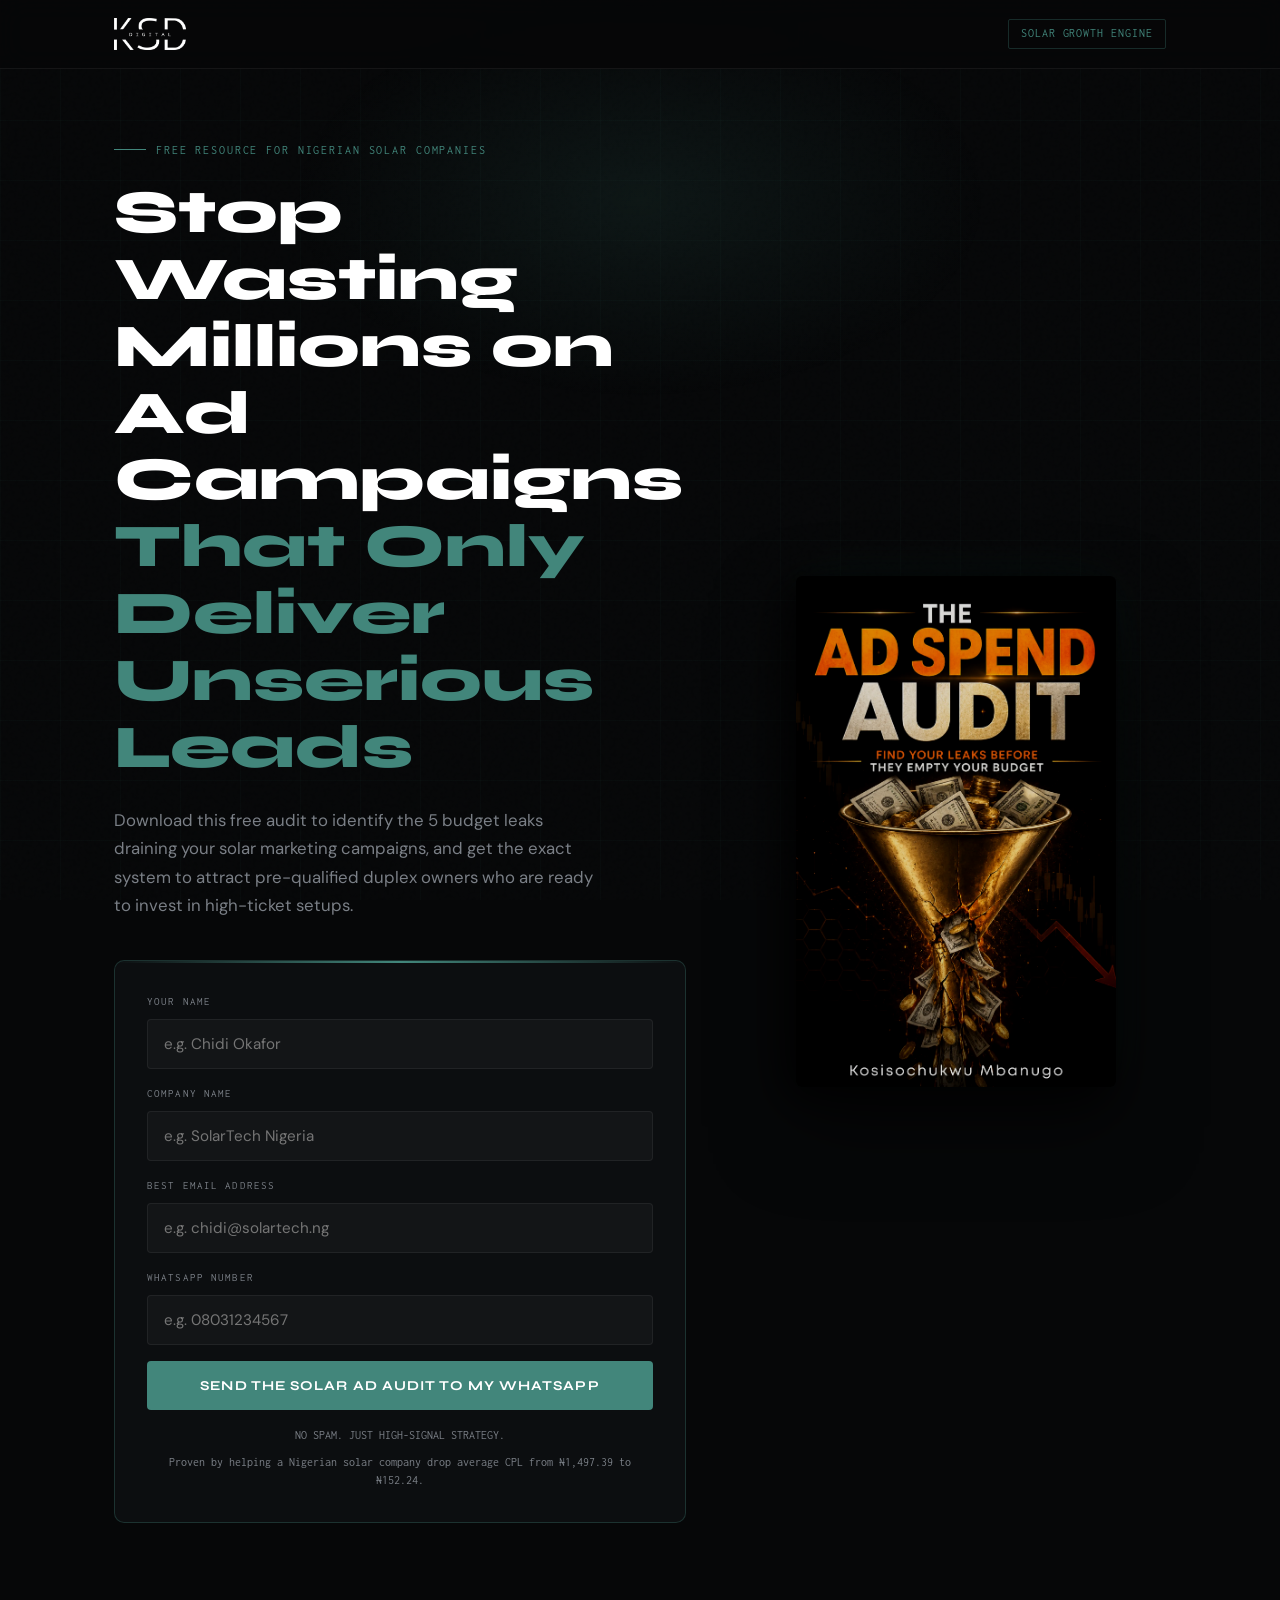
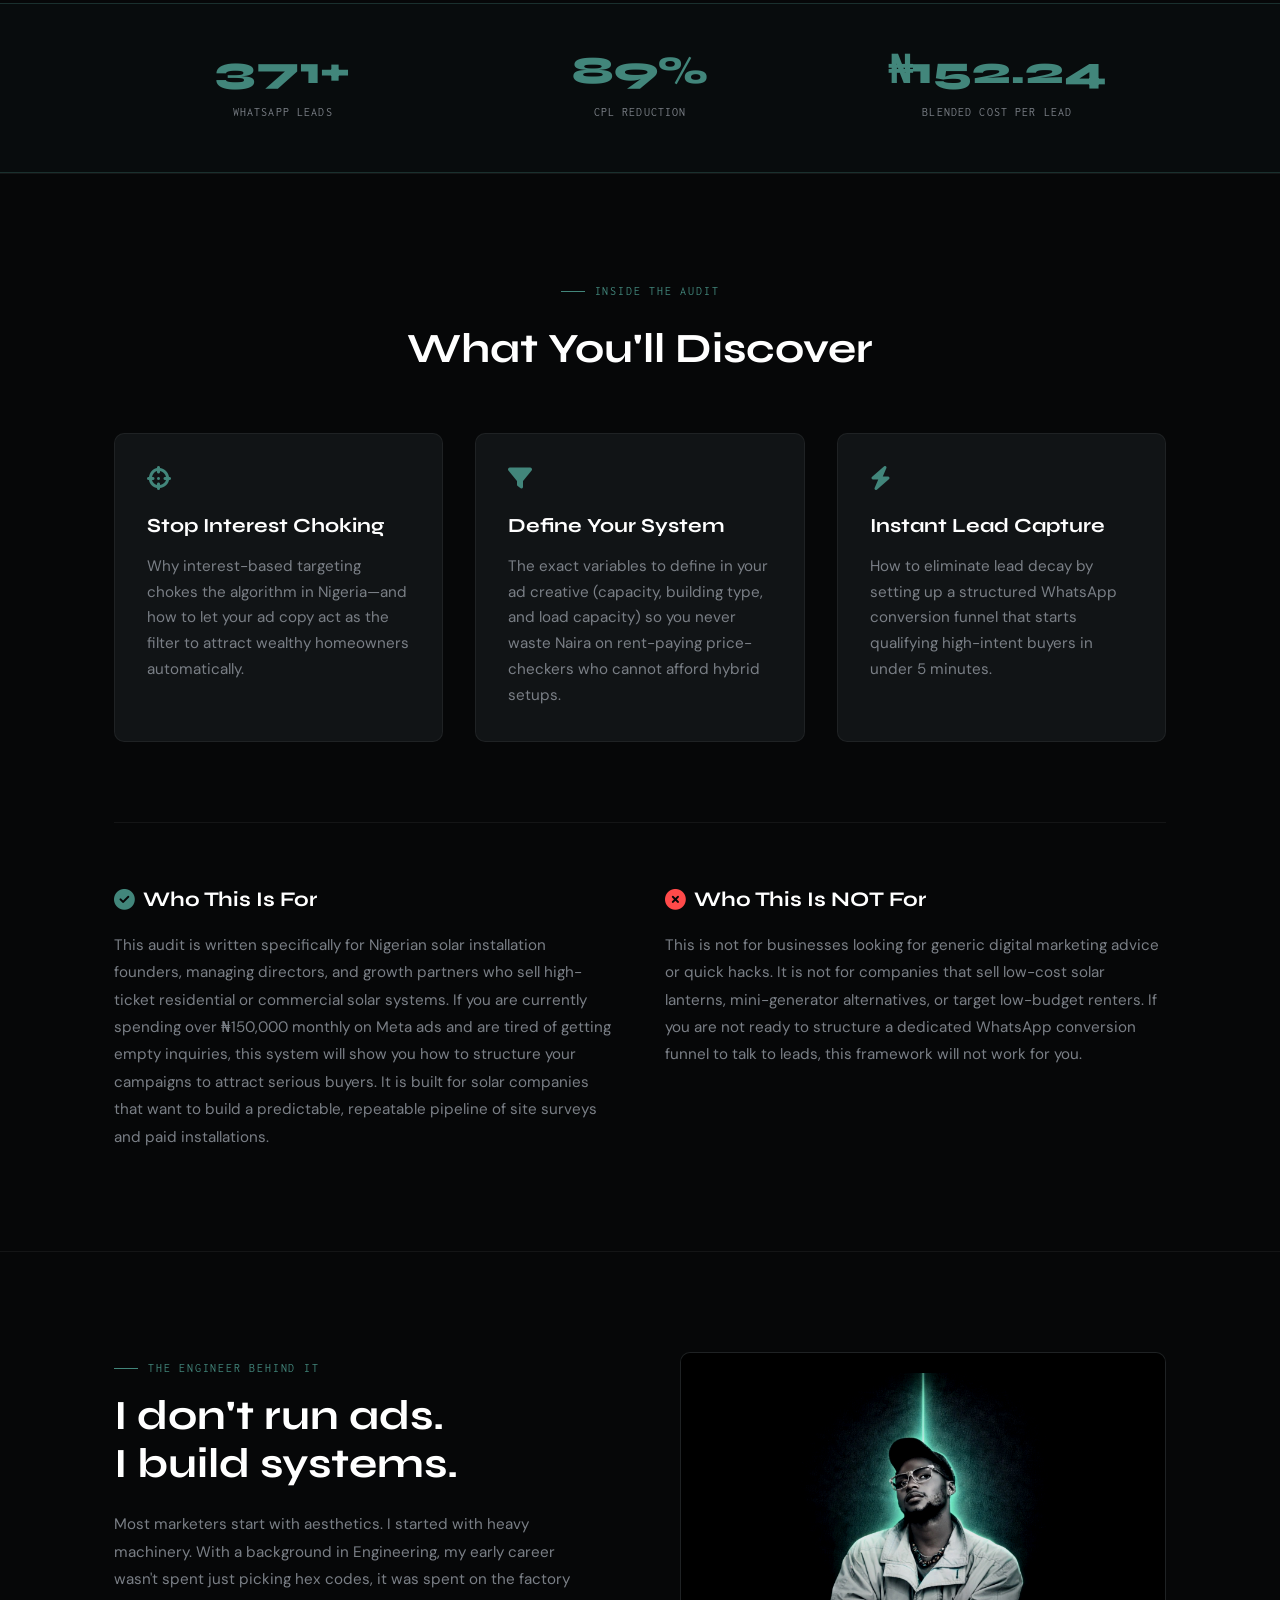
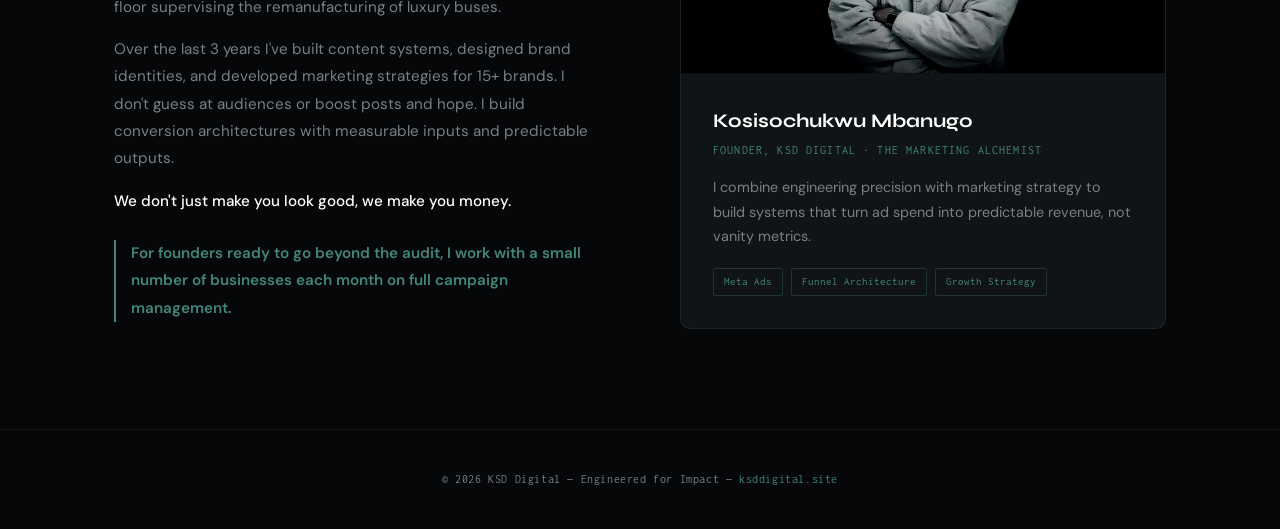
<file: solar-audit.html>
<!DOCTYPE html>
<html lang="en">

<head>
    <meta charset="UTF-8">
    <meta name="viewport" content="width=device-width, initial-scale=1.0">
    <meta name="description" content="Download the KSD Digital Solar Ad Audit and plug the 5 hidden leaks draining your solar marketing budget.">
    <title>The Solar Ad Audit | KSD Digital</title>
    <link rel="icon" type="image/png" href="Assets/ksd.png">
    <link rel="preconnect" href="https://fonts.googleapis.com">
    <link rel="preconnect" href="https://fonts.gstatic.com" crossorigin>
    <link
        href="https://fonts.googleapis.com/css2?family=Syne:wght@400;600;700;800&family=Inconsolata:wght@300;400;500&family=DM+Sans:ital,opsz,wght@0,9..40,300;0,9..40,400;0,9..40,500;1,9..40,300&display=swap"
        rel="stylesheet">
    <link rel="stylesheet" href="https://cdnjs.cloudflare.com/ajax/libs/font-awesome/6.6.0/css/all.min.css">

<!-- Meta Pixel Code -->
<script>
!function(f,b,e,v,n,t,s)
{if(f.fbq)return;n=f.fbq=function(){n.callMethod?
n.callMethod.apply(n,arguments):n.queue.push(arguments)};
if(!f._fbq)f._fbq=n;n.push=n;n.loaded=!0;n.version='2.0';
n.queue=[];t=b.createElement(e);t.async=!0;
t.src=v;s=b.getElementsByTagName(e)[0];
s.parentNode.insertBefore(t,s)}(window, document,'script',
'https://connect.facebook.net/en_US/fbevents.js');
fbq('init', '1302980091219849');
fbq('track', 'PageView');
</script>
<noscript><img height="1" width="1" style="display:none"
src="https://www.facebook.com/tr?id=1302980091219849&ev=PageView&noscript=1"
/></noscript>
<!-- End Meta Pixel Code -->

 <!-- Google tag (gtag.js) -->
<script defer src="https://www.googletagmanager.com/gtag/js?id=G-NFYQLTZY5J"></script>
<script>
  window.dataLayer = window.dataLayer || [];
  function gtag(){dataLayer.push(arguments);}
  gtag('js', new Date());

  gtag('config', 'G-NFYQLTZY5J');
</script>

    <style>
        :root {
            --bg: #060708;
            --card: #0c0e10;
            --card2: #111416;
            --accent: #42867b;
            --accent-glow: rgba(66, 134, 123, 0.18);
            --accent-dim: rgba(66, 134, 123, 0.35);
            --text: #e2e4e6;
            --muted: #7a7f86;
            --border: rgba(255, 255, 255, 0.06);
            --border-accent: rgba(66, 134, 123, 0.3);
            --white: #ffffff;
        }

        *,
        *::before,
        *::after {
            box-sizing: border-box;
            margin: 0;
            padding: 0;
        }

        html {
            scroll-behavior: smooth;
        }

        body {
            background: var(--bg);
            color: var(--text);
            font-family: 'DM Sans', sans-serif;
            font-size: 16px;
            line-height: 1.6;
            overflow-x: hidden;
        }

        /* ─── NOISE & GRID OVERLAYS ─── */
        body::before {
            content: '';
            position: fixed;
            inset: 0;
            background-image: url("data:image/svg+xml,%3Csvg viewBox='0 0 256 256' xmlns='http://www.w3.org/2000/svg'%3E%3Cfilter id='noise'%3E%3CfeTurbulence type='fractalNoise' baseFrequency='0.9' numOctaves='4' stitchTiles='stitch'/%3E%3C/filter%3E%3Crect width='100%25' height='100%25' filter='url(%23noise)' opacity='0.04'/%3E%3C/svg%3E");
            pointer-events: none;
            z-index: 0;
            opacity: 0.4;
        }

        .grid-bg {
            position: fixed;
            inset: 0;
            background-image:
                linear-gradient(rgba(66, 134, 123, 0.04) 1px, transparent 1px),
                linear-gradient(90deg, rgba(66, 134, 123, 0.04) 1px, transparent 1px);
            background-size: 60px 60px;
            pointer-events: none;
            z-index: 0;
        }

        .container {
            max-width: 1100px;
            margin: 0 auto;
            padding: 0 24px;
            position: relative;
            z-index: 1;
        }

        /* ─── NAV ─── */
        nav {
            position: fixed;
            top: 0;
            left: 0;
            right: 0;
            z-index: 100;
            padding: 18px 0;
            background: rgba(6, 7, 8, 0.85);
            backdrop-filter: blur(12px);
            border-bottom: 1px solid var(--border);
        }

        nav .nav-inner {
            display: flex;
            align-items: center;
            justify-content: space-between;
        }

        .nav-brand {
            display: flex;
            align-items: center;
            text-decoration: none;
        }

        .nav-brand img {
            height: 32px;
            width: auto;
            display: block;
        }

        .nav-tag {
            font-family: 'Inconsolata', monospace;
            font-size: 0.75rem;
            color: var(--accent);
            border: 1px solid var(--border-accent);
            padding: 4px 12px;
            border-radius: 2px;
            letter-spacing: 0.08em;
            text-transform: uppercase;
        }

        img {
            max-width: 100%;
            height: auto;
        }

        /* ─── HERO & FORM ─── */
        .hero {
            padding: 140px 0 80px;
            position: relative;
            min-height: 90vh;
            display: flex;
            align-items: center;
        }

        .hero-glow {
            position: absolute;
            top: 0;
            left: 50%;
            transform: translateX(-50%);
            width: 100%;
            max-width: 700px;
            height: 400px;
            background: radial-gradient(ellipse, rgba(66, 134, 123, 0.12) 0%, transparent 70%);
            pointer-events: none;
        }

        .hero-eyebrow {
            font-family: 'Inconsolata', monospace;
            font-size: 0.78rem;
            color: var(--accent);
            letter-spacing: 0.15em;
            text-transform: uppercase;
            margin-bottom: 20px;
            display: flex;
            align-items: center;
            gap: 10px;
        }

        .hero-eyebrow::before {
            content: '';
            display: block;
            width: 32px;
            height: 1px;
            background: var(--accent);
        }

        .hero-grid {
            display: grid;
            grid-template-columns: 1fr 420px;
            gap: 60px;
            align-items: center;
        }

        .hero h1 {
            font-family: 'Syne', sans-serif;
            font-weight: 800;
            font-size: clamp(2.4rem, 5vw, 3.8rem);
            line-height: 1.1;
            color: var(--white);
            margin-bottom: 24px;
        }

        .hero h1 .accent-line {
            color: var(--accent);
            display: block;
        }

        .hero-sub {
            font-size: 1.05rem;
            color: var(--muted);
            max-width: 480px;
            line-height: 1.7;
            margin-bottom: 40px;
        }

        /* INLINE OPTIN BOX */
        .optin-box {
            background: var(--card);
            border: 1px solid var(--border-accent);
            border-radius: 10px;
            padding: 32px;
            position: relative;
            overflow: hidden;
            transition: opacity 0.4s ease;
        }

        .optin-box::before {
            content: '';
            position: absolute;
            top: 0;
            left: 0;
            right: 0;
            height: 2px;
            background: linear-gradient(90deg, transparent, var(--accent), transparent);
        }

        .field {
            margin-bottom: 16px;
        }

        .field label {
            display: block;
            font-family: 'Inconsolata', monospace;
            font-size: 0.7rem;
            color: var(--muted);
            letter-spacing: 0.1em;
            text-transform: uppercase;
            margin-bottom: 8px;
        }

        .field input,
        .field textarea,
        .field select {
            width: 100%;
            background: rgba(255, 255, 255, 0.03);
            border: 1px solid var(--border);
            border-radius: 4px;
            color: var(--white);
            padding: 14px 16px;
            font-family: 'DM Sans', sans-serif;
            font-size: 0.95rem;
            outline: none;
            transition: border-color 0.2s, background 0.2s;
        }

        .field input:focus,
        .field textarea:focus,
        .field select:focus {
            border-color: var(--accent);
            background: rgba(66, 134, 123, 0.05);
        }

        .btn-primary {
            background: var(--accent);
            color: #fff;
            font-family: 'Syne', sans-serif;
            font-weight: 700;
            font-size: 0.85rem;
            letter-spacing: 0.08em;
            text-transform: uppercase;
            padding: 16px 24px;
            border: none;
            border-radius: 4px;
            cursor: pointer;
            text-decoration: none;
            display: block;
            width: 100%;
            text-align: center;
            transition: background 0.2s, transform 0.2s;
        }

        .btn-primary:hover {
            background: #4f9e91;
            transform: translateY(-1px);
        }

        .btn-outline {
            background: transparent;
            color: var(--accent);
            font-family: 'Syne', sans-serif;
            font-weight: 600;
            font-size: 0.82rem;
            letter-spacing: 0.08em;
            text-transform: uppercase;
            padding: 14px 24px;
            border: 1px solid var(--border-accent);
            border-radius: 4px;
            cursor: pointer;
            text-decoration: none;
            display: block;
            width: 100%;
            text-align: center;
            transition: all 0.2s;
        }

        .btn-outline:hover {
            background: var(--accent-glow);
            border-color: var(--accent);
            color: var(--white);
        }

        /* POST-SUBMIT UPSELL STATE */
        .upsell-state {
            display: none;
            animation: fadeUp 0.6s ease forwards;
        }

        .upsell-header {
            margin-bottom: 32px;
            border-bottom: 1px solid var(--border);
            padding-bottom: 24px;
        }

        .upsell-header h3 {
            font-family: 'Syne', sans-serif;
            font-weight: 700;
            font-size: 1.5rem;
            color: var(--white);
            margin-bottom: 8px;
        }

        .upsell-header p {
            color: var(--accent);
            font-size: 0.95rem;
        }

        .upsell-grid {
            display: grid;
            grid-template-columns: 1fr 1fr;
            gap: 20px;
        }

        .upsell-card {
            background: var(--card2);
            border: 1px solid var(--border);
            border-radius: 8px;
            padding: 24px;
            text-align: left;
            display: flex;
            flex-direction: column;
            justify-content: space-between;
        }

        .upsell-card h4 {
            font-family: 'Syne', sans-serif;
            font-size: 1.1rem;
            color: var(--white);
            margin-bottom: 12px;
        }

        .upsell-card p {
            font-size: 0.85rem;
            color: var(--muted);
            margin-bottom: 20px;
            line-height: 1.5;
        }

        /* ─── BOOK VISUAL ─── */
        .book-wrap {
            position: relative;
            display: flex;
            align-items: center;
            justify-content: center;
        }

        .book-placeholder {
            width: 100%;
            max-width: 320px;
            position: relative;
            animation: float 4s ease-in-out infinite;
        }

        .book-placeholder img {
            box-shadow: -12px 8px 40px rgba(0, 0, 0, 0.7), 0 40px 80px rgba(0, 0, 0, 0.5), 0 0 60px rgba(66, 134, 123, 0.15);
            width: 100%;
            height: auto;
            border-radius: 6px;
            display: block;
            margin: 0 auto;
        }

        @keyframes float {
            0%,
            100% {
                transform: translateY(0px) rotate(-1deg);
            }

            50% {
                transform: translateY(-10px) rotate(-1deg);
            }
        }

        /* ─── PROOF BAR ─── */
        .proof-bar {
            border-top: 1px solid var(--border-accent);
            border-bottom: 1px solid var(--border-accent);
            background: rgba(66, 134, 123, 0.04);
            padding: 48px 0;
            margin: 0;
        }

        .proof-grid {
            display: grid;
            grid-template-columns: repeat(3, 1fr);
            gap: 20px;
            text-align: center;
        }

        .proof-item strong {
            font-family: 'Syne', sans-serif;
            font-weight: 800;
            font-size: 2.4rem;
            color: var(--accent);
            display: block;
            line-height: 1;
            margin-bottom: 8px;
        }

        .proof-item span {
            font-family: 'Inconsolata', monospace;
            font-size: 0.72rem;
            color: var(--muted);
            text-transform: uppercase;
            letter-spacing: 0.1em;
        }

        .trust-section {
            padding: 100px 0;
            border-top: 1px solid var(--border);
            position: relative;
            z-index: 1;
        }

        .learn-grid {
            display: grid;
            grid-template-columns: repeat(auto-fit, minmax(300px, 1fr));
            gap: 32px;
            margin-bottom: 80px;
        }

        .learn-card {
            background: var(--card2);
            border: 1px solid var(--border);
            border-radius: 10px;
            padding: 32px;
            transition: all 0.3s ease;
        }

        .learn-card:hover {
            border-color: var(--accent);
            transform: translateY(-4px);
        }

        .qualification-grid {
            display: grid;
            grid-template-columns: 1fr 1fr;
            gap: 50px;
            border-top: 1px solid var(--border);
            padding-top: 60px;
        }

        .about-section {
            padding: 100px 0;
            border-top: 1px solid var(--border);
            position: relative;
            z-index: 1;
        }

        .about-grid {
            display: grid;
            grid-template-columns: 1fr 1fr;
            gap: 80px;
            align-items: center;
        }

        .about-card {
            background: var(--card2);
            border: 1px solid var(--border);
            border-radius: 10px;
            padding: 0;
            overflow: hidden;
            display: flex;
            flex-direction: column;
        }

        /* RESPONSIVE */
        @media (max-width: 991px) {
            .hero {
                padding: 100px 0 50px;
                text-align: center;
                min-height: auto;
            }

            .hero-grid {
                grid-template-columns: 1fr !important;
                gap: 40px !important;
                display: flex !important;
                flex-direction: column !important;
                align-items: center !important;
            }

            .hero h1 {
                font-size: clamp(1.8rem, 8vw, 2.6rem) !important;
                margin-left: auto;
                margin-right: auto;
                padding: 0 10px;
                text-align: center;
            }

            .hero-sub {
                margin: 0 auto 30px;
                font-size: 1rem;
                padding: 0 15px;
                max-width: 100%;
            }

            .hero-eyebrow {
                justify-content: center;
            }

            .book-wrap {
                order: -1;
                margin-bottom: 20px;
            }

            .book-placeholder {
                max-width: 240px;
                margin: 0 auto;
            }

            .optin-box {
                padding: 24px;
                max-width: 100%;
                margin: 0 auto;
            }

            .proof-grid {
                grid-template-columns: 1fr;
                gap: 30px;
            }

            .proof-item strong {
                font-size: 2.2rem;
            }

            .qualification-grid {
                grid-template-columns: 1fr !important;
                gap: 40px !important;
            }

            .about-section {
                padding: 60px 0;
            }

            .about-grid {
                grid-template-columns: 1fr !important;
                gap: 40px !important;
                text-align: center;
            }

            .about-grid .section-label {
                justify-content: center;
            }

            .about-visual {
                max-width: 360px;
                margin: 30px auto 0;
            }
        }

        @media (max-width: 480px) {
            .hero {
                padding-top: 90px;
            }

            .hero h1 {
                font-size: clamp(1.5rem, 8vw, 2.1rem) !important;
                line-height: 1.1 !important;
                padding: 0 5px !important;
                word-wrap: break-word;
            }

            .container {
                padding: 0 18px;
            }

            .btn-primary, .btn-outline {
                width: 100%;
                padding: 16px 18px;
                font-size: 0.8rem;
            }

            .nav-tag {
                display: none;
            }

            .upsell-header h3 {
                font-size: 1.25rem;
            }

            .proof-bar {
                padding: 40px 0;
            }
        }

        @keyframes fadeUp {
            from {
                opacity: 0;
                transform: translateY(24px);
            }

            to {
                opacity: 1;
                transform: translateY(0);
            }
        }

        .animate {
            animation: fadeUp 0.6s ease forwards;
        }

        .delay-1 {
            animation-delay: 0.1s;
            opacity: 0;
        }

        .delay-2 {
            animation-delay: 0.2s;
            opacity: 0;
        }

        .delay-3 {
            animation-delay: 0.35s;
            opacity: 0;
        }
    </style>
</head>

<body>
    <div class="grid-bg"></div>

    <script>
        /**
         * BULLETPROOF LEAD CAPTURE — Hidden Iframe Relay Pattern
         * ========================================================
         * Phase 1 — handleFormSubmit():
         *   Validates input, marks the button as loading, then returns TRUE
         *   so the browser natively POSTs the form data into the hidden iframe.
         *   No fetch(), no CORS, no race condition.
         *
         * Phase 2 — onMailerLiteDelivered():
         *   Called by the iframe's onload event. This fires ONLY after the
         *   MailerLite server has responded — meaning the lead is confirmed
         *   received before we touch the DOM or trigger the download.
         */

        let formWasSubmitted = false;

        function handleFormSubmit(e) {
            const name  = document.getElementById('lead-name').value.trim();
            const company = document.getElementById('lead-company').value.trim();
            const email = document.getElementById('lead-email').value.trim();
            const phone = document.getElementById('lead-phone').value.trim();
            const btn   = document.getElementById('submit-btn');

            // --- Validation ---
            if (name.length <= 2) {
                alert('Please enter your real name.');
                return false;
            }
            if (company.length <= 2) {
                alert('Please enter your company name.');
                return false;
            }
            if (!email.includes('@') || !email.includes('.')) {
                alert('Please enter a valid email address.');
                return false;
            }
            if (phone.length <= 5) {
                alert('Please enter a valid WhatsApp number.');
                return false;
            }

            // --- Phase 1: Lock the button so it can't be double-submitted ---
            btn.textContent = 'Sending\u2026';
            btn.disabled = true;
            btn.style.opacity = '0.7';

            // FIRE THE META PIXEL LEAD EVENT
            if (typeof fbq === 'function') {
                fbq('track', 'Lead');
            }

            // FIRE THE GA4 LEAD EVENT
            if (typeof gtag === 'function') {
                gtag('event', 'generate_lead', {
                    'event_category': 'engagement',
                    'event_label': 'Solar_Ad_Audit_Download'
                });
            }

            // Set the guard flag
            formWasSubmitted = true;

            // Return TRUE → browser submits the form into the hidden iframe natively
            return true;
        }

        function onMailerLiteDelivered() {
            if (!formWasSubmitted) return;
            formWasSubmitted = false;

            // --- Phase 2a: Trigger the PDF download ---
            const link = document.createElement('a');
            link.href = 'Assets/Ad audit/Solar Ad Audit.pdf'; // Point to active PDF file
            link.download = 'Solar Ad Audit.pdf';
            document.body.appendChild(link);
            link.click();
            document.body.removeChild(link);

            // --- Phase 2b: Swap the UI to the success/upsell state ---
            setTimeout(function() {
                var squeeze = document.getElementById('step-squeeze');
                var upsell  = document.getElementById('step-upsell');

                if (squeeze) squeeze.style.display = 'none';
                if (upsell) {
                    upsell.style.display = 'block';
                    upsell.style.animation = 'fadeUp 0.6s ease forwards';
                }
            }, 400);
        }
    </script>

    <nav>
        <div class="container">
            <div class="nav-inner">
                <a class="nav-brand" href="index.html">
                    <img src="Assets/ksd.png" alt="KSD Digital" width="72" height="32" style="filter: brightness(0) invert(1);">
                </a>
                <span class="nav-tag">Solar Growth Engine</span>
            </div>
        </div>
    </nav>

<header class="hero">
    <div class="hero-glow"></div>
    <div class="container">
        <div class="hero-grid">
            <div>
                <p class="hero-eyebrow animate delay-1">FREE RESOURCE FOR NIGERIAN SOLAR COMPANIES</p>
                <h1 class="animate delay-2">
                    Stop Wasting Millions on Ad Campaigns
                    <span class="accent-line">That Only Deliver Unserious Leads</span>
                </h1>
                <p class="hero-sub animate delay-3">Download this free audit to identify the 5 budget leaks draining your solar marketing campaigns, and get the exact system to attract pre-qualified duplex owners who are ready to invest in high-ticket setups.</p>

                <div id="capture-container" class="animate delay-3">
                    <iframe name="ml_relay" id="ml_relay" style="display:none;" onload="onMailerLiteDelivered()"></iframe>

                    <form action="https://assets.mailerlite.com/jsonp/2333359/forms/187024756529170280/subscribe" 
                          method="POST" 
                          id="ksd-audit-form" 
                          target="ml_relay"
                          onsubmit="return handleFormSubmit(event)">

                        <div id="step-squeeze" class="optin-box">
                            <div class="field">
                                <label>Your Name</label>
                                <input type="text" id="lead-name" name="fields[name]" placeholder="e.g. Chidi Okafor" required>
                            </div>

                            <div class="field">
                                <label>Company Name</label>
                                <input type="text" id="lead-company" name="fields[company]" placeholder="e.g. SolarTech Nigeria" required>
                            </div>

                            <div class="field">
                                <label>Best Email Address</label>
                                <input type="email" id="lead-email" name="fields[email]" placeholder="e.g. chidi@solartech.ng" required>
                            </div>

                            <div class="field">
                                <label>WhatsApp Number</label>
                                <input type="tel" id="lead-phone" name="fields[phone]" placeholder="e.g. 08031234567" required>
                            </div>

                            <!-- Hidden fields required by MailerLite embedded forms -->
                            <input type="hidden" name="ml-submit" value="1">
                            <input type="hidden" name="anticsrf" value="true">

                            <button type="submit" class="btn-primary" id="submit-btn">Send the Solar Ad Audit to my WhatsApp</button>
                            <p style="font-size: 0.75rem; color: var(--muted); text-align: center; margin-top: 16px; font-family: 'Inconsolata', monospace;">NO SPAM. JUST HIGH-SIGNAL STRATEGY.</p>
                            <p style="font-size: 0.72rem; color: var(--muted); text-align: center; margin-top: 8px; font-family: 'Inconsolata', monospace;">Proven by helping a Nigerian solar company drop average CPL from ₦1,497.39 to ₦152.24.</p>
                        </div>
                    </form>
                </div>

                <div id="step-upsell" class="upsell-state" style="display: none;">
                    <div class="upsell-header">
                        <h3><i class="fa-solid fa-circle-check" style="color: var(--accent); margin-right: 8px;"></i> Success!</h3>
                        <p>Your PDF is downloading now. Want to fix your solar ads faster?</p>
                    </div>

                    <div class="upsell-card" style="border-color: var(--accent); background: linear-gradient(145deg, #0c0e10, #0f1a19);">
                        <div>
                            <p style="font-family: 'Inconsolata', monospace; font-size: 0.65rem; color: var(--accent); letter-spacing: 0.1em; text-transform: uppercase; margin-bottom: 8px;">Next Step</p>
                            <h4>1:1 Solar Ad Spend Diagnostic</h4>
                            <p>The audit checklist shows you where solar campaigns leak. A 20-minute diagnostic call shows you exactly how to fix yours, based on your actual account setup, target local market, and budget. I only offer a few of these each week. Message me directly to reserve yours.</p>
                        </div>
                        <a href="https://wa.me/2347063172724?text=Hey%20Kosy%20%E2%80%94%20I%20just%20downloaded%20the%20Solar%20Ad%20Audit.%20Can%20you%20help%20me%20fix%20my%20ads." target="_blank" class="btn-primary" style="padding: 12px; font-size: 0.75rem; background: #25D366; color: #fff; margin-top: 20px;">
                            <i class="fa-brands fa-whatsapp" style="margin-right: 6px; font-size: 1rem; vertical-align: middle;"></i> Message Me on WhatsApp
                        </a>
                    </div>
                </div>
            </div>

            <div class="book-wrap animate delay-2">
                <div class="book-placeholder">
                    <img src="Assets/Ad audit/THE AD SPEND AUDIT.webp" alt="The Solar Ad Spend Audit Cover" width="420" height="670" style="filter: brightness(0.85) contrast(1.05);">
                </div>
            </div>
        </div>
    </div>
</header>

    <div class="proof-bar">
        <div class="container">
            <div class="proof-grid">
                <div class="proof-item">
                    <strong>371+</strong>
                    <span>WhatsApp Leads</span>
                </div>
                <div class="proof-item">
                    <strong>89%</strong>
                    <span>CPL Reduction</span>
                </div>
                <div class="proof-item">
                    <strong>₦152.24</strong>
                    <span>Blended Cost Per Lead</span>
                </div>
            </div>
        </div>
    </div>

    <section class="trust-section">
        <div class="container">
            <div style="text-align: center; margin-bottom: 60px;">
                <p class="section-label" style="font-family: 'Inconsolata', monospace; font-size: 0.75rem; color: var(--accent); text-transform: uppercase; letter-spacing: 0.15em; margin-bottom: 14px; display: inline-flex; align-items: center; gap: 10px;">
                    <span style="display: block; width: 24px; height: 1px; background: var(--accent);"></span>
                    Inside the Audit
                </p>
                <h2 style="font-family: 'Syne', sans-serif; font-weight: 700; font-size: clamp(1.8rem, 3.5vw, 2.6rem); color: var(--white); margin-top: 10px; line-height: 1.15;">What You'll Discover</h2>
            </div>
            
            <div class="learn-grid">
                <div class="learn-card">
                    <i class="fa-solid fa-crosshairs" style="color: var(--accent); font-size: 24px; margin-bottom: 20px;"></i>
                    <h4 style="font-family: 'Syne', sans-serif; font-weight: 700; color: var(--white); font-size: 1.25rem; margin-bottom: 12px;">Stop Interest Choking</h4>
                    <p style="color: var(--muted); font-size: 0.95rem; line-height: 1.7;">Why interest-based targeting chokes the algorithm in Nigeria—and how to let your ad copy act as the filter to attract wealthy homeowners automatically.</p>
                </div>
                <div class="learn-card">
                    <i class="fa-solid fa-filter" style="color: var(--accent); font-size: 24px; margin-bottom: 20px;"></i>
                    <h4 style="font-family: 'Syne', sans-serif; font-weight: 700; color: var(--white); font-size: 1.25rem; margin-bottom: 12px;">Define Your System</h4>
                    <p style="color: var(--muted); font-size: 0.95rem; line-height: 1.7;">The exact variables to define in your ad creative (capacity, building type, and load capacity) so you never waste Naira on rent-paying price-checkers who cannot afford hybrid setups.</p>
                </div>
                <div class="learn-card">
                    <i class="fa-solid fa-bolt" style="color: var(--accent); font-size: 24px; margin-bottom: 20px;"></i>
                    <h4 style="font-family: 'Syne', sans-serif; font-weight: 700; color: var(--white); font-size: 1.25rem; margin-bottom: 12px;">Instant Lead Capture</h4>
                    <p style="color: var(--muted); font-size: 0.95rem; line-height: 1.7;">How to eliminate lead decay by setting up a structured WhatsApp conversion funnel that starts qualifying high-intent buyers in under 5 minutes.</p>
                </div>
            </div>
            
            <div class="qualification-grid">
                <div>
                    <h4 style="font-family: 'Syne', sans-serif; font-weight: 700; color: var(--white); font-size: 1.3rem; margin-bottom: 16px; display: flex; align-items: center; gap: 8px;">
                        <i class="fa-solid fa-circle-check" style="color: var(--accent);"></i> Who This Is For
                    </h4>
                    <p style="color: var(--muted); font-size: 0.95rem; line-height: 1.8;">This audit is written specifically for Nigerian solar installation founders, managing directors, and growth partners who sell high-ticket residential or commercial solar systems. If you are currently spending over ₦150,000 monthly on Meta ads and are tired of getting empty inquiries, this system will show you how to structure your campaigns to attract serious buyers. It is built for solar companies that want to build a predictable, repeatable pipeline of site surveys and paid installations.</p>
                </div>
                <div>
                    <h4 style="font-family: 'Syne', sans-serif; font-weight: 700; color: var(--white); font-size: 1.3rem; margin-bottom: 16px; display: flex; align-items: center; gap: 8px;">
                        <i class="fa-solid fa-circle-xmark" style="color: #ff4a4a;"></i> Who This Is NOT For
                    </h4>
                    <p style="color: var(--muted); font-size: 0.95rem; line-height: 1.8;">This is not for businesses looking for generic digital marketing advice or quick hacks. It is not for companies that sell low-cost solar lanterns, mini-generator alternatives, or target low-budget renters. If you are not ready to structure a dedicated WhatsApp conversion funnel to talk to leads, this framework will not work for you.</p>
                </div>
            </div>
        </div>
    </section>

    <section class="about-section">
        <div class="container">
            <div class="about-grid">
                <div>
                    <p class="section-label"
                        style="font-family: 'Inconsolata', monospace; font-size: 0.75rem; color: var(--accent); text-transform: uppercase; letter-spacing: 0.15em; margin-bottom: 14px; display: flex; align-items: center; gap: 10px;">
                        <span style="display: block; width: 24px; height: 1px; background: var(--accent);"></span>
                        The Engineer Behind It
                    </p>
                    <h2 class="section-title"
                        style="font-family: 'Syne', sans-serif; font-weight: 700; font-size: clamp(1.8rem, 3.5vw, 2.6rem); color: var(--white); margin-bottom: 24px; line-height: 1.15;">
                        I don't run ads.<br>I build systems.</h2>
                    <p style="color: var(--muted); line-height: 1.8; margin-bottom: 15px; font-size: 0.95rem;">
                        Most marketers start with aesthetics. I started with heavy machinery. With a background in
                        Engineering, my early career wasn't spent just picking hex codes, it was spent on the factory
                        floor supervising the remanufacturing of luxury buses.
                    </p>
                    <p style="color: var(--muted); line-height: 1.8; margin-bottom: 15px; font-size: 0.95rem;">
                        Over the last 3 years I've built content systems, designed brand identities, and developed
                        marketing strategies for 15+ brands. I don't guess at audiences or boost posts and hope. I build
                        conversion architectures with measurable inputs and predictable outputs.
                    </p>
                    <p style="color: var(--white); font-weight: 500; line-height: 1.8; font-size: 0.95rem;">
                        We don't just make you look good, we make you money.
                    </p>
                    <p style="color: var(--accent); font-weight: 600; line-height: 1.8; font-size: 0.95rem; margin-top: 25px; border-left: 2px solid var(--accent); padding-left: 15px;">
                        For founders ready to go beyond the audit, I work with a small number of businesses each month on full campaign management.
                    </p>
                </div>
                <div class="about-visual">
                    <div class="about-card">

                        <div
                            style="background: #000; display: flex; justify-content: center; align-items: flex-end; padding-top: 20px; border-bottom: 1px solid var(--border);">
                            <img src="Assets/Ad audit/founder.webp" alt="Kosy Mbanugo" width="300" height="300"
                                style="width: 100%; max-width: 300px; height: auto; display: block; margin: 0 auto; filter: contrast(1.1) brightness(0.9);">
                        </div>

                        <div style="padding: 32px;">
                            <h4
                                style="font-family: 'Syne', sans-serif; font-weight: 700; color: var(--white); margin-bottom: 4px; font-size: 1.2rem;">
                                Kosisochukwu Mbanugo</h4>
                            <p class="role"
                                style="font-family: 'Inconsolata', monospace; font-size: 0.72rem; color: var(--accent); letter-spacing: 0.1em; text-transform: uppercase; margin-bottom: 16px;">
                                Founder, KSD Digital · The Marketing Alchemist</p>
                            <p style="font-size: 0.9rem; color: var(--muted); line-height: 1.7;">I combine engineering precision with marketing strategy to build systems that turn ad spend into predictable revenue, not vanity metrics.</p>
                            <div class="about-tags" style="display: flex; flex-wrap: wrap; gap: 8px; margin-top: 20px;">
                                <span class="tag"
                                    style="font-family: 'Inconsolata', monospace; font-size: 0.68rem; color: var(--accent); border: 1px solid var(--border-accent); padding: 4px 10px; border-radius: 2px;">Meta Ads</span>
                                <span class="tag"
                                    style="font-family: 'Inconsolata', monospace; font-size: 0.68rem; color: var(--accent); border: 1px solid var(--border-accent); padding: 4px 10px; border-radius: 2px;">Funnel Architecture</span>
                                <span class="tag"
                                    style="font-family: 'Inconsolata', monospace; font-size: 0.68rem; color: var(--accent); border: 1px solid var(--border-accent); padding: 4px 10px; border-radius: 2px;">Growth Strategy</span>
                            </div>
                        </div>
                    </div>
                </div>
            </div>
        </div>
    </section>

    <footer
        style="border-top: 1px solid var(--border); padding: 40px 0; text-align: center; position: relative; z-index: 1;">
        <div class="container">
            <p
                style="font-family: 'Inconsolata', monospace; font-size: 0.75rem; color: var(--muted); letter-spacing: 0.05em;">
                &copy; 2026 KSD Digital &mdash; Engineered for Impact &mdash; <a href="https://ksddigital.site"
                    target="_blank" style="color: var(--accent); text-decoration: none;">ksddigital.site</a>
            </p>
        </div>
    </footer>

</body>
</html>
</file>
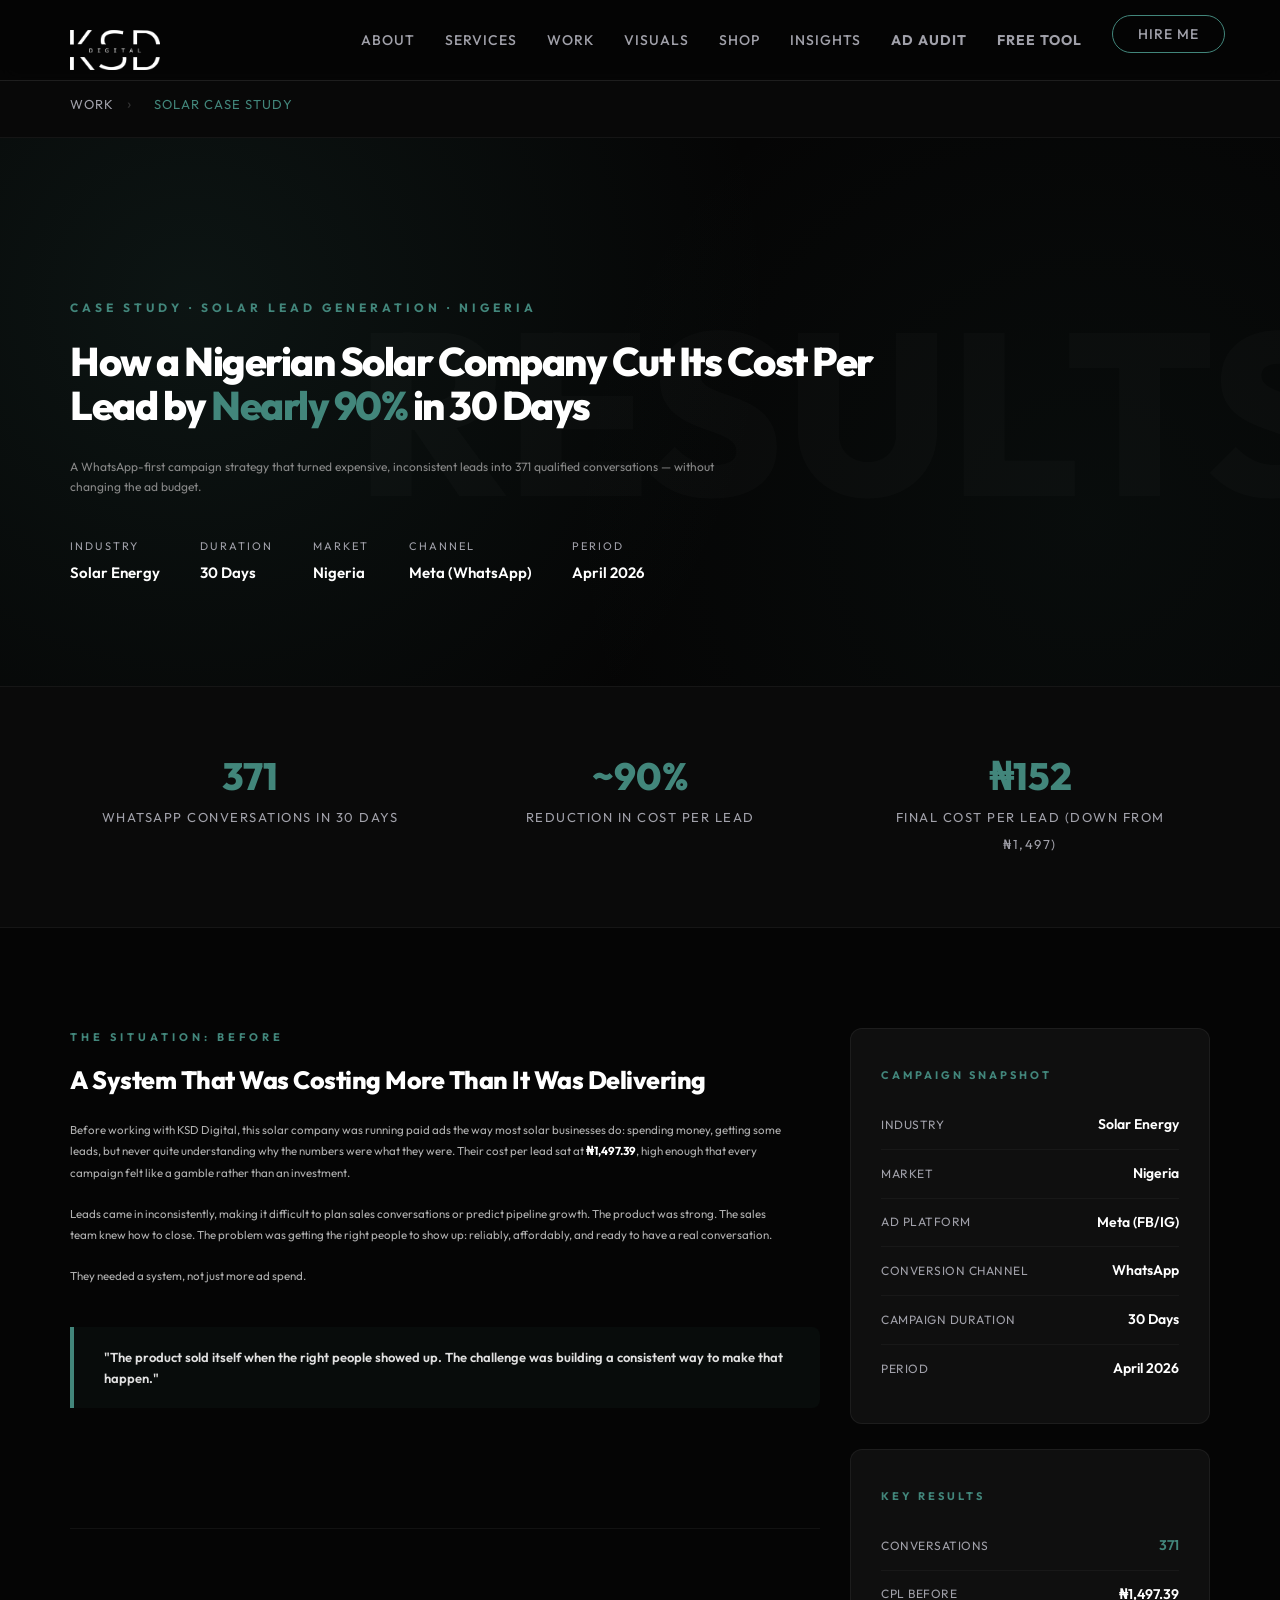
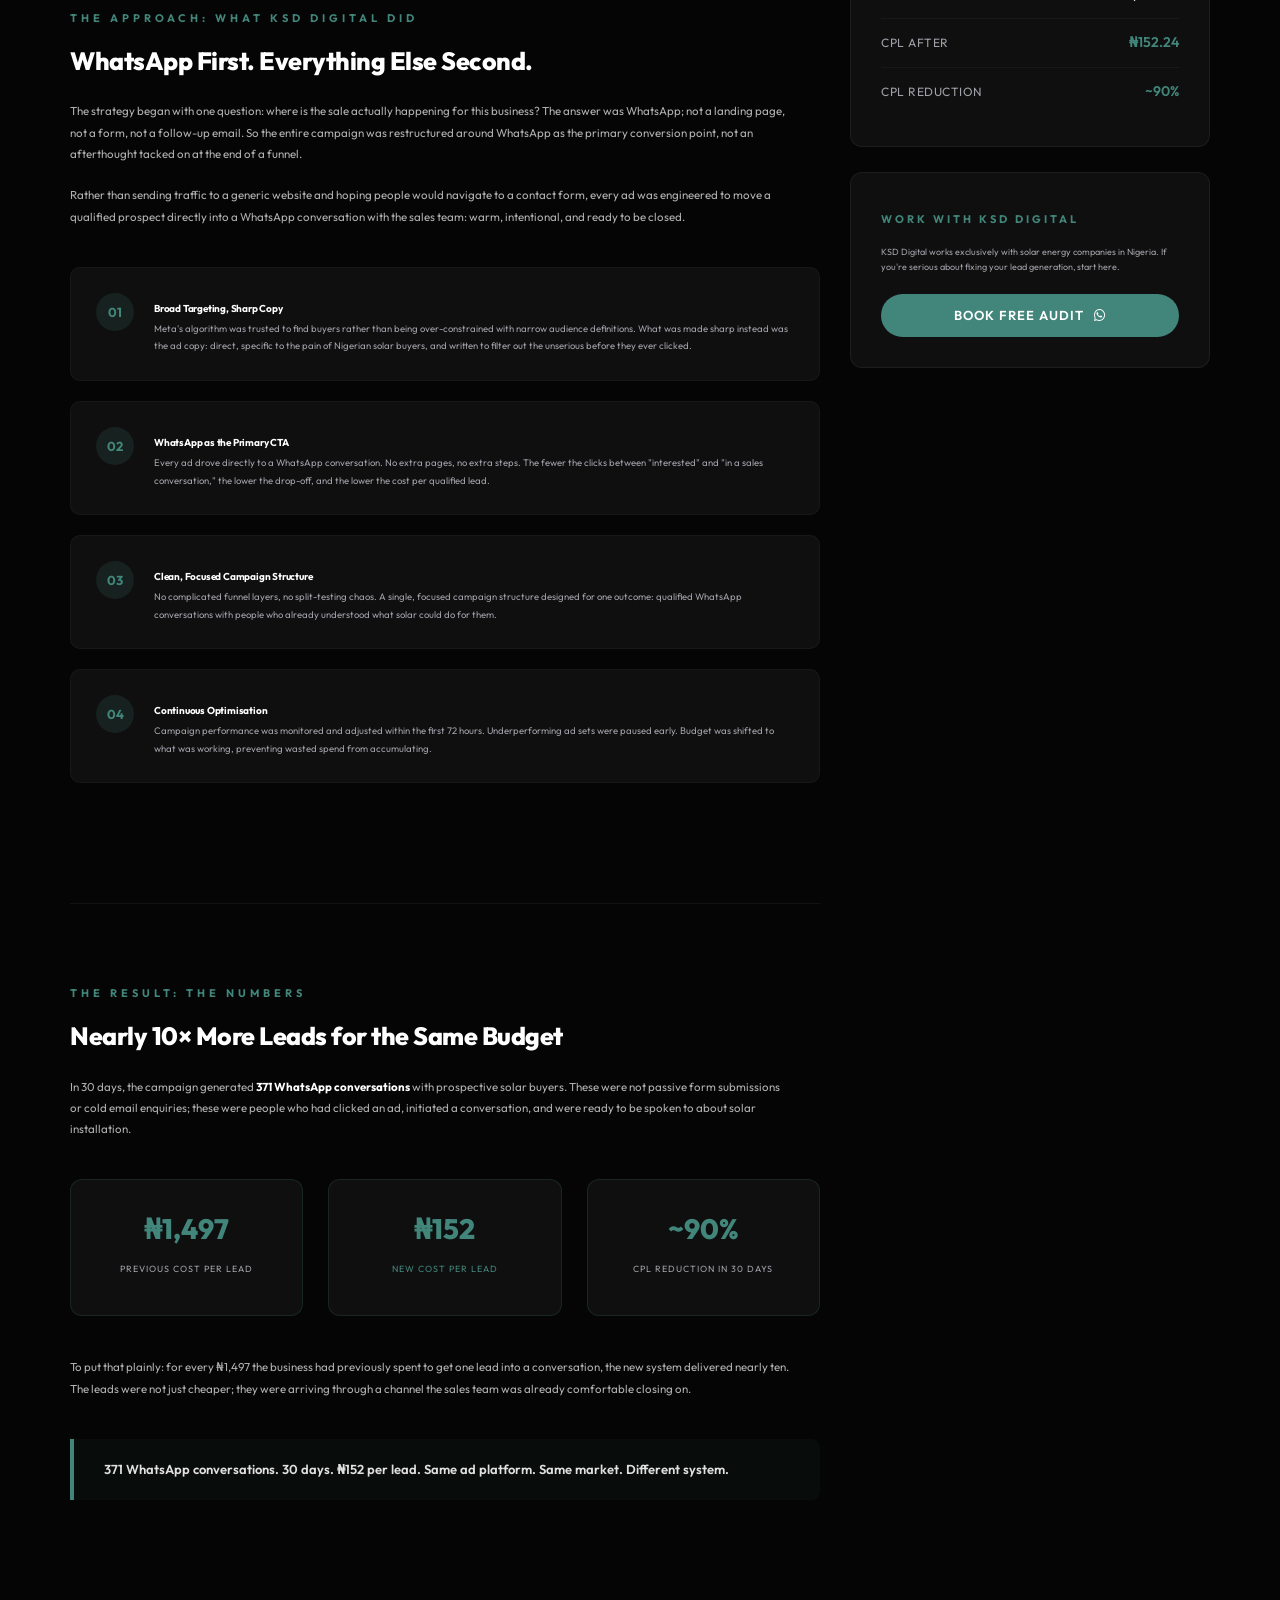
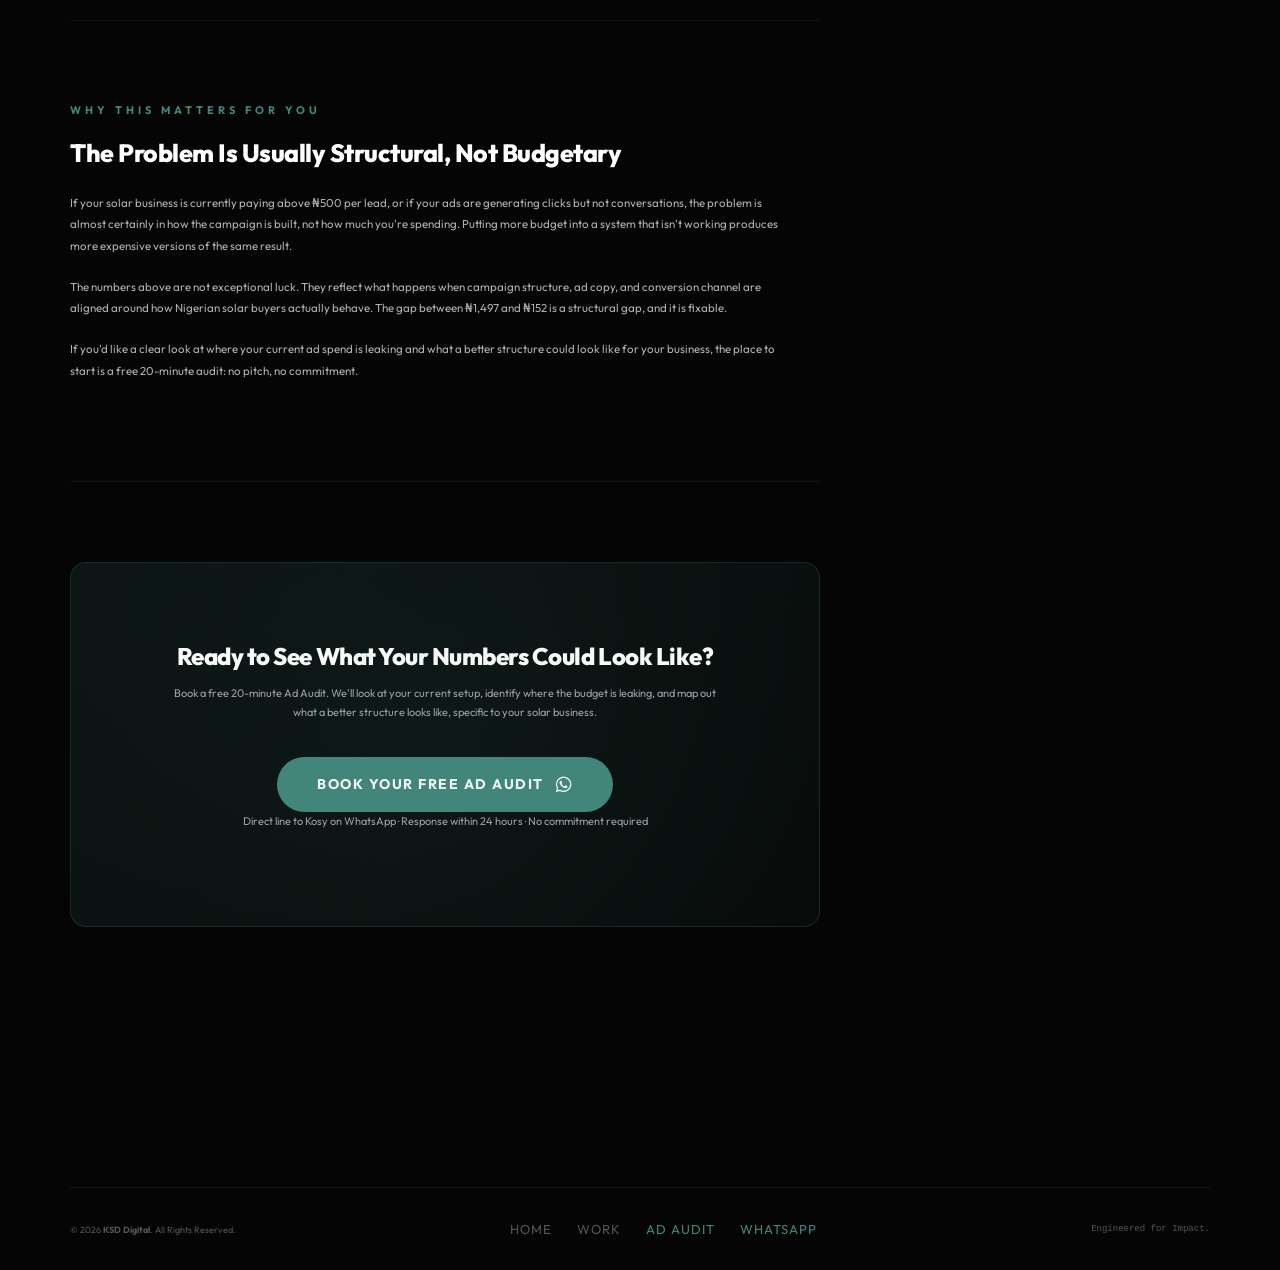
<file: solar-case-study.html>
<!DOCTYPE html>
<html lang="en">

<head>
    <!-- Google tag (gtag.js) -->
    <script async src="https://www.googletagmanager.com/gtag/js?id=G-NFYQLTZY5J"></script>
    <script>
        window.dataLayer = window.dataLayer || [];
        function gtag() { dataLayer.push(arguments); }
        gtag('js', new Date());
        gtag('config', 'G-NFYQLTZY5J');
    </script>

    <script type="text/javascript" id="hs-script-loader" async defer
        src="//js-eu1.hs-scripts.com/145649548.js"></script>

    <meta http-equiv="Content-Type" content="text/html; charset=utf-8">
    <meta http-equiv="X-UA-Compatible" content="IE=edge">
    <meta name="viewport" content="width=device-width, initial-scale=1.0">

    <title>Solar Company Cuts Cost Per Lead by 90% in 30 Days | KSD Digital Case Study</title>
    <meta name="description" content="How a Nigerian solar company reduced its cost per lead from ₦1,497 to ₦152 (a near 90% drop) in just 30 days using a WhatsApp-first conversion strategy by KSD Digital.">
    <link rel="icon" type="image/png" href="Assets/ksd.png">

    <link rel="preconnect" href="https://fonts.googleapis.com">
    <link rel="preconnect" href="https://fonts.gstatic.com" crossorigin>
    <link href="https://fonts.googleapis.com/css2?family=Outfit:wght@300;400;600;800&display=swap" rel="stylesheet">

    <link rel="stylesheet" href="https://maxcdn.bootstrapcdn.com/bootstrap/3.3.7/css/bootstrap.min.css">
    <link rel="stylesheet" href="https://cdnjs.cloudflare.com/ajax/libs/font-awesome/6.6.0/css/all.min.css">
    <link href="style.css" rel="stylesheet">

    <style>
        /* ── Case Study Page Specific Styles ── */

        .cs-hero {
            padding: 160px 0 100px;
            background: radial-gradient(circle at 15% 30%, rgba(66, 134, 123, 0.12) 0%, transparent 50%),
                        radial-gradient(circle at 85% 70%, rgba(66, 134, 123, 0.06) 0%, transparent 45%),
                        var(--bg-dark);
            position: relative;
            overflow: hidden;
        }

        .cs-hero::before {
            content: 'RESULTS';
            position: absolute;
            top: 50%;
            right: -5%;
            transform: translateY(-50%);
            font-size: 18vw;
            font-weight: 800;
            color: rgba(255, 255, 255, 0.02);
            pointer-events: none;
            font-family: var(--font-main);
            white-space: nowrap;
        }

        .cs-label {
            color: var(--primary);
            font-size: 12px;
            font-weight: 700;
            letter-spacing: 4px;
            text-transform: uppercase;
            display: block;
            margin-bottom: 20px;
        }

        .cs-hero h1 {
            font-size: clamp(2.4rem, 4.5vw, 4rem);
            line-height: 1.1;
            font-weight: 800;
            color: #fff;
            margin-bottom: 30px;
            letter-spacing: -1.5px;
            max-width: 820px;
        }

        .cs-hero h1 span {
            color: var(--primary);
        }

        .cs-hero-meta {
            display: flex;
            gap: 40px;
            flex-wrap: wrap;
            margin-top: 40px;
        }

        .cs-meta-item {
            display: flex;
            flex-direction: column;
            gap: 4px;
        }

        .cs-meta-label {
            font-size: 11px;
            text-transform: uppercase;
            letter-spacing: 2px;
            color: var(--text-gray);
        }

        .cs-meta-value {
            font-size: 15px;
            font-weight: 600;
            color: #fff;
        }

        /* Stats Bar */
        .cs-stats-bar {
            background: #0a0a0a;
            border-top: 1px solid rgba(255, 255, 255, 0.05);
            border-bottom: 1px solid rgba(255, 255, 255, 0.05);
            padding: 50px 0;
        }

        .stat-block {
            text-align: center;
            padding: 20px;
            position: relative;
        }

        .stat-block:not(:last-child)::after {
            content: '';
            position: absolute;
            right: 0;
            top: 50%;
            transform: translateY(-50%);
            height: 60px;
            width: 1px;
            background: rgba(255, 255, 255, 0.07);
        }

        .stat-number {
            font-size: clamp(2.5rem, 4vw, 3.8rem);
            font-weight: 800;
            color: var(--primary);
            display: block;
            line-height: 1;
            margin-bottom: 8px;
        }

        .stat-label {
            font-size: 13px;
            color: var(--text-gray);
            text-transform: uppercase;
            letter-spacing: 1.5px;
        }

        /* Content Sections */
        .cs-body {
            padding: 100px 0;
            background: var(--bg-dark);
        }

        .cs-section {
            margin-bottom: 80px;
            padding-bottom: 80px;
            border-bottom: 1px solid rgba(255, 255, 255, 0.05);
        }

        .cs-section:last-child {
            border-bottom: none;
            margin-bottom: 0;
        }

        .cs-section-tag {
            font-size: 11px;
            font-weight: 700;
            letter-spacing: 4px;
            text-transform: uppercase;
            color: var(--primary);
            display: block;
            margin-bottom: 18px;
        }

        .cs-section h2 {
            font-size: clamp(1.8rem, 3vw, 2.5rem);
            font-weight: 800;
            color: #fff;
            margin-bottom: 25px;
            letter-spacing: -0.5px;
        }

        .cs-section p {
            font-size: 1.15rem;
            color: #b0b0b0;
            line-height: 1.85;
            margin-bottom: 20px;
            max-width: 720px;
        }

        /* Pull Quote */
        .cs-pull-quote {
            border-left: 4px solid var(--primary);
            padding: 20px 30px;
            margin: 40px 0;
            background: rgba(66, 134, 123, 0.05);
            border-radius: 0 8px 8px 0;
        }

        .cs-pull-quote p {
            font-size: 1.3rem;
            font-weight: 600;
            color: #e0e0e0;
            margin: 0;
            line-height: 1.6;
            max-width: 100%;
        }

        /* Result Numbers Block */
        .cs-result-grid {
            display: grid;
            grid-template-columns: repeat(3, 1fr);
            gap: 25px;
            margin: 40px 0;
        }

        @media (max-width: 768px) {
            .cs-result-grid { grid-template-columns: 1fr; }
        }

        .cs-result-card {
            background: #0f0f0f;
            border: 1px solid rgba(66, 134, 123, 0.2);
            border-radius: 12px;
            padding: 35px 25px;
            text-align: center;
            transition: all 0.3s ease;
        }

        .cs-result-card:hover {
            border-color: var(--primary);
            transform: translateY(-5px);
            box-shadow: 0 15px 35px rgba(66, 134, 123, 0.15);
        }

        .cs-result-card .result-num {
            font-size: 2.8rem;
            font-weight: 800;
            color: var(--primary);
            display: block;
            line-height: 1;
            margin-bottom: 10px;
        }

        .cs-result-card .result-desc {
            font-size: 0.9rem;
            color: var(--text-gray);
            text-transform: uppercase;
            letter-spacing: 1px;
            line-height: 1.5;
        }

        /* Approach Steps */
        .cs-steps {
            margin: 40px 0;
            display: flex;
            flex-direction: column;
            gap: 20px;
        }

        .cs-step {
            display: flex;
            align-items: flex-start;
            gap: 20px;
            padding: 25px;
            background: #0f0f0f;
            border-radius: 10px;
            border: 1px solid rgba(255, 255, 255, 0.04);
            transition: border-color 0.3s ease;
        }

        .cs-step:hover {
            border-color: rgba(66, 134, 123, 0.3);
        }

        .cs-step-num {
            flex-shrink: 0;
            width: 38px;
            height: 38px;
            background: rgba(66, 134, 123, 0.15);
            border-radius: 50%;
            display: flex;
            align-items: center;
            justify-content: center;
            font-size: 13px;
            font-weight: 700;
            color: var(--primary);
        }

        .cs-step-content h5 {
            font-size: 1rem;
            font-weight: 700;
            color: #fff;
            margin-bottom: 6px;
        }

        .cs-step-content p {
            font-size: 0.95rem;
            color: var(--text-gray);
            margin: 0;
            max-width: 100%;
        }

        /* CTA Block */
        .cs-cta-block {
            background: linear-gradient(135deg, rgba(66, 134, 123, 0.12) 0%, rgba(66, 134, 123, 0.04) 100%);
            border: 1px solid rgba(66, 134, 123, 0.25);
            border-radius: 16px;
            padding: 60px 50px;
            text-align: center;
            position: relative;
            overflow: hidden;
        }

        .cs-cta-block::before {
            content: '';
            position: absolute;
            top: -50%;
            left: -50%;
            width: 200%;
            height: 200%;
            background: radial-gradient(circle at center, rgba(66, 134, 123, 0.08) 0%, transparent 60%);
            pointer-events: none;
        }

        .cs-cta-block h3 {
            font-size: clamp(1.8rem, 3vw, 2.4rem);
            font-weight: 800;
            color: #fff;
            margin-bottom: 15px;
        }

        .cs-cta-block p {
            color: var(--text-gray);
            font-size: 1.1rem;
            max-width: 560px;
            margin: 0 auto 35px;
            line-height: 1.7;
        }

        .btn-cs-cta {
            display: inline-flex;
            align-items: center;
            gap: 12px;
            background: var(--primary);
            color: #fff;
            padding: 16px 40px;
            border-radius: 50px;
            font-size: 14px;
            font-weight: 700;
            letter-spacing: 1.5px;
            text-transform: uppercase;
            transition: all 0.4s cubic-bezier(0.2, 1, 0.2, 1);
            text-decoration: none;
        }

        .btn-cs-cta:hover {
            background: var(--primary-hover);
            color: #fff;
            transform: translateY(-4px);
            box-shadow: 0 15px 35px rgba(66, 134, 123, 0.35);
            text-decoration: none;
        }

        .btn-cs-cta i {
            transition: transform 0.3s ease;
        }

        .btn-cs-cta:hover i {
            transform: translateX(4px);
        }

        .cs-cta-note {
            margin-top: 18px;
            font-size: 0.85rem;
            color: #555;
        }

        /* Breadcrumb */
        .cs-breadcrumb {
            padding: 20px 0;
            border-bottom: 1px solid rgba(255, 255, 255, 0.05);
            background: #080808;
        }

        .cs-breadcrumb a {
            color: var(--text-gray);
            font-size: 13px;
            text-transform: uppercase;
            letter-spacing: 1px;
        }

        .cs-breadcrumb a:hover { color: var(--primary); }

        .cs-breadcrumb span {
            color: #333;
            margin: 0 10px;
        }

        .cs-breadcrumb .current {
            color: var(--primary);
            font-size: 13px;
            text-transform: uppercase;
            letter-spacing: 1px;
        }

        /* Sidebar */
        .cs-sidebar {
            position: sticky;
            top: 100px;
        }

        .cs-sidebar-card {
            background: #0f0f0f;
            border: 1px solid rgba(255, 255, 255, 0.06);
            border-radius: 12px;
            padding: 30px;
            margin-bottom: 25px;
        }

        .cs-sidebar-card h5 {
            font-size: 11px;
            text-transform: uppercase;
            letter-spacing: 3px;
            color: var(--primary);
            margin-bottom: 20px;
            font-weight: 700;
        }

        .cs-sidebar-item {
            display: flex;
            justify-content: space-between;
            align-items: center;
            padding: 12px 0;
            border-bottom: 1px solid rgba(255, 255, 255, 0.04);
        }

        .cs-sidebar-item:last-child { border-bottom: none; }

        .cs-sidebar-item .si-label {
            font-size: 12px;
            color: var(--text-gray);
            text-transform: uppercase;
            letter-spacing: 0.5px;
        }

        .cs-sidebar-item .si-val {
            font-size: 14px;
            font-weight: 600;
            color: #fff;
            text-align: right;
        }

        .si-val.highlight { color: var(--primary); }

        /* Responsive */
        @media (max-width: 991px) {
            .cs-hero { padding: 130px 0 70px; }
            .cs-hero-meta { gap: 25px; }
            .stat-block::after { display: none; }
            .cs-cta-block { padding: 40px 25px; }
            .cs-sidebar { position: static; margin-top: 50px; }
        }

        @media (max-width: 767px) {
            .cs-hero h1 { letter-spacing: -0.5px; }
            .cs-result-grid { grid-template-columns: 1fr 1fr; }
        }
    </style>
</head>

<body id="page-top">

    <!-- ── NAVBAR ── -->
    <nav class="navbar navbar-fixed-top">
        <div class="container">
            <div class="navbar-header page-scroll">
                <button type="button" class="navbar-toggle" data-toggle="collapse"
                    data-target="#bs-example-navbar-collapse-1">
                    <span class="sr-only">Toggle navigation</span>
                    <span class="icon-bar"></span>
                    <span class="icon-bar"></span>
                    <span class="icon-bar"></span>
                </button>
                <a class="navbar-brand" href="index.html">
                    <img src="Assets/ksd.png" alt="KSD Digital logo" style="height: 40px; filter: brightness(0) invert(1);">
                </a>
            </div>

            <div class="collapse navbar-collapse" id="bs-example-navbar-collapse-1">
                <ul class="nav navbar-nav navbar-right">
                    <li><a href="index.html#about">About</a></li>
                    <li><a href="index.html#service">Services</a></li>
                    <li><a href="index.html#selected-works">Work</a></li>
                    <li><a href="index.html#gallery">Visuals</a></li>
                    <li><a href="index.html#shop">Shop</a></li>
                    <li><a href="index.html#insights">Insights</a></li>
                    <li><a href="ad-audit.html" style="color: var(--primary); font-weight: bold;">Ad Audit</a></li>
                    <li><a href="reset.html" style="color: var(--primary); font-weight: bold;">Free Tool</a></li>
                    <li><a class="btn-nav-cta" href="https://wa.me/2347063172724" target="_blank">Hire Me</a></li>
                </ul>
            </div>
        </div>
    </nav>

    <!-- ── BREADCRUMB ── -->
    <div class="cs-breadcrumb" style="margin-top: 70px;">
        <div class="container">
            <a href="index.html#selected-works">Work</a>
            <span>›</span>
            <span class="current">Solar Case Study</span>
        </div>
    </div>

    <!-- ── HERO ── -->
    <header class="cs-hero">
        <div class="container">
            <div class="row">
                <div class="col-md-10 fade-in-up">
                    <span class="cs-label">Case Study · Solar Lead Generation · Nigeria</span>
                    <h1>How a Nigerian Solar Company Cut Its Cost Per Lead by <span>Nearly 90%</span> in 30 Days</h1>
                    <p style="font-size: 1.2rem; color: #888; max-width: 680px; line-height: 1.7; margin-bottom: 0;">
                        A WhatsApp-first campaign strategy that turned expensive, inconsistent leads into 371 qualified conversations — without changing the ad budget.
                    </p>

                    <div class="cs-hero-meta">
                        <div class="cs-meta-item">
                            <span class="cs-meta-label">Industry</span>
                            <span class="cs-meta-value">Solar Energy</span>
                        </div>
                        <div class="cs-meta-item">
                            <span class="cs-meta-label">Duration</span>
                            <span class="cs-meta-value">30 Days</span>
                        </div>
                        <div class="cs-meta-item">
                            <span class="cs-meta-label">Market</span>
                            <span class="cs-meta-value">Nigeria</span>
                        </div>
                        <div class="cs-meta-item">
                            <span class="cs-meta-label">Channel</span>
                            <span class="cs-meta-value">Meta (WhatsApp)</span>
                        </div>
                        <div class="cs-meta-item">
                            <span class="cs-meta-label">Period</span>
                            <span class="cs-meta-value">April 2026</span>
                        </div>
                    </div>
                </div>
            </div>
        </div>
    </header>

    <!-- ── STATS BAR ── -->
    <div class="cs-stats-bar">
        <div class="container">
            <div class="row">
                <div class="col-sm-4 fade-on-scroll">
                    <div class="stat-block">
                        <span class="stat-number">371</span>
                        <span class="stat-label">WhatsApp Conversations in 30 Days</span>
                    </div>
                </div>
                <div class="col-sm-4 fade-on-scroll">
                    <div class="stat-block">
                        <span class="stat-number">~90%</span>
                        <span class="stat-label">Reduction in Cost Per Lead</span>
                    </div>
                </div>
                <div class="col-sm-4 fade-on-scroll">
                    <div class="stat-block">
                        <span class="stat-number">₦152</span>
                        <span class="stat-label">Final Cost Per Lead (down from ₦1,497)</span>
                    </div>
                </div>
            </div>
        </div>
    </div>

    <!-- ── BODY CONTENT ── -->
    <section class="cs-body">
        <div class="container">
            <div class="row">

                <!-- Main Content Column -->
                <div class="col-md-8">

                    <!-- SECTION 2: THE SITUATION -->
                    <div class="cs-section fade-on-scroll">
                        <span class="cs-section-tag">The Situation: Before</span>
                        <h2>A System That Was Costing More Than It Was Delivering</h2>
                        <p>
                            Before working with KSD Digital, this solar company was running paid ads the way most solar businesses do: spending money, getting some leads, but never quite understanding why the numbers were what they were. Their cost per lead sat at <strong style="color: #fff;">₦1,497.39</strong>, high enough that every campaign felt like a gamble rather than an investment.
                        </p>
                        <p>
                            Leads came in inconsistently, making it difficult to plan sales conversations or predict pipeline growth. The product was strong. The sales team knew how to close. The problem was getting the right people to show up: reliably, affordably, and ready to have a real conversation.
                        </p>
                        <p>
                            They needed a system, not just more ad spend.
                        </p>

                        <div class="cs-pull-quote">
                            <p>"The product sold itself when the right people showed up. The challenge was building a consistent way to make that happen."</p>
                        </div>
                    </div>

                    <!-- SECTION 3: THE APPROACH -->
                    <div class="cs-section fade-on-scroll">
                        <span class="cs-section-tag">The Approach: What KSD Digital Did</span>
                        <h2>WhatsApp First. Everything Else Second.</h2>
                        <p>
                            The strategy began with one question: where is the sale actually happening for this business? The answer was WhatsApp; not a landing page, not a form, not a follow-up email. So the entire campaign was restructured around WhatsApp as the primary conversion point, not an afterthought tacked on at the end of a funnel.
                        </p>
                        <p>
                            Rather than sending traffic to a generic website and hoping people would navigate to a contact form, every ad was engineered to move a qualified prospect directly into a WhatsApp conversation with the sales team: warm, intentional, and ready to be closed.
                        </p>

                        <div class="cs-steps">
                            <div class="cs-step">
                                <div class="cs-step-num">01</div>
                                <div class="cs-step-content">
                                    <h5>Broad Targeting, Sharp Copy</h5>
                                    <p>Meta's algorithm was trusted to find buyers rather than being over-constrained with narrow audience definitions. What was made sharp instead was the ad copy: direct, specific to the pain of Nigerian solar buyers, and written to filter out the unserious before they ever clicked.</p>
                                </div>
                            </div>
                            <div class="cs-step">
                                <div class="cs-step-num">02</div>
                                <div class="cs-step-content">
                                    <h5>WhatsApp as the Primary CTA</h5>
                                    <p>Every ad drove directly to a WhatsApp conversation. No extra pages, no extra steps. The fewer the clicks between "interested" and "in a sales conversation," the lower the drop-off, and the lower the cost per qualified lead.</p>
                                </div>
                            </div>
                            <div class="cs-step">
                                <div class="cs-step-num">03</div>
                                <div class="cs-step-content">
                                    <h5>Clean, Focused Campaign Structure</h5>
                                    <p>No complicated funnel layers, no split-testing chaos. A single, focused campaign structure designed for one outcome: qualified WhatsApp conversations with people who already understood what solar could do for them.</p>
                                </div>
                            </div>
                            <div class="cs-step">
                                <div class="cs-step-num">04</div>
                                <div class="cs-step-content">
                                    <h5>Continuous Optimisation</h5>
                                    <p>Campaign performance was monitored and adjusted within the first 72 hours. Underperforming ad sets were paused early. Budget was shifted to what was working, preventing wasted spend from accumulating.</p>
                                </div>
                            </div>
                        </div>
                    </div>

                    <!-- SECTION 4: THE RESULT -->
                    <div class="cs-section fade-on-scroll">
                        <span class="cs-section-tag">The Result: The Numbers</span>
                        <h2>Nearly 10× More Leads for the Same Budget</h2>
                        <p>
                            In 30 days, the campaign generated <strong style="color: #fff;">371 WhatsApp conversations</strong> with prospective solar buyers. These were not passive form submissions or cold email enquiries; these were people who had clicked an ad, initiated a conversation, and were ready to be spoken to about solar installation.
                        </p>

                        <div class="cs-result-grid">
                            <div class="cs-result-card fade-on-scroll">
                                <span class="result-num">₦1,497</span>
                                <span class="result-desc">Previous Cost Per Lead</span>
                            </div>
                            <div class="cs-result-card fade-on-scroll">
                                <span class="result-num">₦152</span>
                                <span class="result-desc" style="color: var(--primary);">New Cost Per Lead</span>
                            </div>
                            <div class="cs-result-card fade-on-scroll">
                                <span class="result-num">~90%</span>
                                <span class="result-desc">CPL Reduction in 30 Days</span>
                            </div>
                        </div>

                        <p>
                            To put that plainly: for every ₦1,497 the business had previously spent to get one lead into a conversation, the new system delivered nearly ten. The leads were not just cheaper; they were arriving through a channel the sales team was already comfortable closing on.
                        </p>

                        <div class="cs-pull-quote">
                            <p>371 WhatsApp conversations. 30 days. ₦152 per lead. Same ad platform. Same market. Different system.</p>
                        </div>
                    </div>

                    <!-- SECTION 5: THE IMPLICATION -->
                    <div class="cs-section fade-on-scroll">
                        <span class="cs-section-tag">Why This Matters for You</span>
                        <h2>The Problem Is Usually Structural, Not Budgetary</h2>
                        <p>
                            If your solar business is currently paying above ₦500 per lead, or if your ads are generating clicks but not conversations, the problem is almost certainly in how the campaign is built, not how much you're spending. Putting more budget into a system that isn't working produces more expensive versions of the same result.
                        </p>
                        <p>
                            The numbers above are not exceptional luck. They reflect what happens when campaign structure, ad copy, and conversion channel are aligned around how Nigerian solar buyers actually behave. The gap between ₦1,497 and ₦152 is a structural gap, and it is fixable.
                        </p>
                        <p>
                            If you'd like a clear look at where your current ad spend is leaking and what a better structure could look like for your business, the place to start is a free 20-minute audit: no pitch, no commitment.
                        </p>
                    </div>

                    <!-- SECTION 6: CTA BLOCK -->
                    <div class="cs-cta-block fade-on-scroll">
                        <h3>Ready to See What Your Numbers Could Look Like?</h3>
                        <p>Book a free 20-minute Ad Audit. We'll look at your current setup, identify where the budget is leaking, and map out what a better structure looks like, specific to your solar business.</p>
                        <a href="https://wa.me/2347063172724" class="btn-cs-cta" target="_blank" id="cta-book-audit">
                            Book Your Free Ad Audit
                            <i class="fa-brands fa-whatsapp" style="font-size: 18px;"></i>
                        </a>
                        <p class="cs-cta-note">Direct line to Kosy on WhatsApp · Response within 24 hours · No commitment required</p>
                    </div>

                </div>

                <!-- Sidebar Column -->
                <div class="col-md-4">
                    <div class="cs-sidebar">

                        <div class="cs-sidebar-card fade-on-scroll">
                            <h5>Campaign Snapshot</h5>
                            <div class="cs-sidebar-item">
                                <span class="si-label">Industry</span>
                                <span class="si-val">Solar Energy</span>
                            </div>
                            <div class="cs-sidebar-item">
                                <span class="si-label">Market</span>
                                <span class="si-val">Nigeria</span>
                            </div>
                            <div class="cs-sidebar-item">
                                <span class="si-label">Ad Platform</span>
                                <span class="si-val">Meta (FB/IG)</span>
                            </div>
                            <div class="cs-sidebar-item">
                                <span class="si-label">Conversion Channel</span>
                                <span class="si-val">WhatsApp</span>
                            </div>
                            <div class="cs-sidebar-item">
                                <span class="si-label">Campaign Duration</span>
                                <span class="si-val">30 Days</span>
                            </div>
                            <div class="cs-sidebar-item">
                                <span class="si-label">Period</span>
                                <span class="si-val">April 2026</span>
                            </div>
                        </div>

                        <div class="cs-sidebar-card fade-on-scroll">
                            <h5>Key Results</h5>
                            <div class="cs-sidebar-item">
                                <span class="si-label">Conversations</span>
                                <span class="si-val highlight">371</span>
                            </div>
                            <div class="cs-sidebar-item">
                                <span class="si-label">CPL Before</span>
                                <span class="si-val">₦1,497.39</span>
                            </div>
                            <div class="cs-sidebar-item">
                                <span class="si-label">CPL After</span>
                                <span class="si-val highlight">₦152.24</span>
                            </div>
                            <div class="cs-sidebar-item">
                                <span class="si-label">CPL Reduction</span>
                                <span class="si-val highlight">~90%</span>
                            </div>
                        </div>

                        <div class="cs-sidebar-card fade-on-scroll">
                            <h5>Work With KSD Digital</h5>
                            <p style="color: var(--text-gray); font-size: 0.9rem; line-height: 1.6; margin-bottom: 20px;">
                                KSD Digital works exclusively with solar energy companies in Nigeria. If you're serious about fixing your lead generation, start here.
                            </p>
                            <a href="https://wa.me/2347063172724" target="_blank" class="btn btn-primary btn-block" id="sidebar-cta" style="text-align: center;">
                                Book Free Audit <i class="fa-brands fa-whatsapp" style="margin-left: 6px;"></i>
                            </a>
                        </div>

                    </div>
                </div>

            </div>
        </div>
    </section>

    <!-- ── FOOTER ── -->
    <section id="contact-footer" class="site-section section-contact" style="padding: 60px 0 0;">
        <div class="container">
            <div class="footer-bottom" style="border-top: 1px solid rgba(255,255,255,0.06); padding-top: 30px; padding-bottom: 30px; display: flex; justify-content: space-between; align-items: center; flex-wrap: wrap; gap: 15px;">
                <p style="margin: 0;">© 2026 <b>KSD Digital</b>. All Rights Reserved.</p>
                <div style="display: flex; gap: 25px;">
                    <a href="index.html" style="color: #555; font-size: 13px; text-transform: uppercase; letter-spacing: 1px;">Home</a>
                    <a href="index.html#selected-works" style="color: #555; font-size: 13px; text-transform: uppercase; letter-spacing: 1px;">Work</a>
                    <a href="ad-audit.html" style="color: var(--primary); font-size: 13px; text-transform: uppercase; letter-spacing: 1px;">Ad Audit</a>
                    <a href="https://wa.me/2347063172724" target="_blank" style="color: var(--primary); font-size: 13px; text-transform: uppercase; letter-spacing: 1px;">WhatsApp</a>
                </div>
                <p class="footer-credit" style="margin: 0;">Engineered for Impact.</p>
            </div>
        </div>
    </section>

    <!-- ── SCRIPTS ── -->
    <script src="https://ajax.googleapis.com/ajax/libs/jquery/1.12.4/jquery.min.js"></script>
    <script src="https://maxcdn.bootstrapcdn.com/bootstrap/3.3.7/js/bootstrap.min.js"></script>

    <script>
        // Fade on scroll
        const observer = new IntersectionObserver((entries) => {
            entries.forEach(entry => {
                if (entry.isIntersecting) {
                    entry.target.classList.add('is-visible');
                }
            });
        }, { threshold: 0.12 });

        document.querySelectorAll('.fade-on-scroll').forEach(el => observer.observe(el));

        // Navbar scroll effect
        window.addEventListener('scroll', () => {
            const nav = document.querySelector('.navbar');
            if (window.scrollY > 50) {
                nav.style.background = 'rgba(5,5,5,0.98)';
            } else {
                nav.style.background = 'rgba(5,5,5,0.85)';
            }
        });
    </script>

</body>
</html>
</file>
<file: style.css>
/* --- 1. Variables & Reset --- */
:root {
    --bg-dark: #050505;
    --bg-card: #0f0f0f;
    --primary: #42867b; /* Your Teal */
    --primary-hover: #346b62;
    --text-white: #ffffff;
    --text-gray: #a1a1aa;
    --font-main: 'Outfit', sans-serif;
    --border-color: rgba(255, 255, 255, 0.1);
}

body {
    background-color: var(--bg-dark);
    color: var(--text-white);
    font-family: var(--font-main);
    overflow-x: hidden;
    font-size: 16px;
    line-height: 1.7;
}

h1, h2, h3, h4, h5 {
    font-weight: 700;
    color: var(--text-white);
    letter-spacing: -0.02em;
}

a {
    transition: all 0.3s ease;
    text-decoration: none !important;
}

/* --- 2. Navbar --- */
.navbar {
    background: rgba(5, 5, 5, 0.85);
    backdrop-filter: blur(10px);
    border: none;
    border-bottom: 1px solid var(--border-color);
    padding: 15px 0;
    transition: all 0.3s;
}

.navbar-brand img {
    height: 40px;
}

.navbar-nav > li > a {
    color: var(--text-gray) !important;
    font-size: 14px;
    font-weight: 500;
    text-transform: uppercase;
    letter-spacing: 1px;
}

.navbar-nav > li > a:hover, .navbar-nav > li.active > a {
    color: var(--primary) !important;
    background: transparent !important;
}

.btn-nav-cta {
    border: 1px solid var(--primary);
    border-radius: 50px;
    padding: 8px 25px !important;
    margin-left: 15px;
    color: var(--primary) !important;
}

.btn-nav-cta:hover {
    background: var(--primary) !important;
    color: #fff !important;
}

/* --- 3. Hero Section --- */
.hero {
    height: 100vh;
    min-height: 700px;
    position: relative;
    background: radial-gradient(circle at 10% 20%, rgba(66, 134, 123, 0.1) 0%, transparent 40%),
                radial-gradient(circle at 90% 80%, rgba(66, 134, 123, 0.05) 0%, transparent 40%),
                var(--bg-dark);
    display: flex;
    align-items: center;
    padding-top: 100px; /* NEW: Acts as a permanent bumper for the fixed navbar */
}

/* --- UPDATED HERO IMAGE (The "Blend" Fix) --- */

.hero-image-wrapper {
    position: relative;
    /* Remove the box shadow and border radius we added before */
    box-shadow: none; 
    border-radius: 0;
    overflow: visible; /* Allow the glow to spill out */
    z-index: 2;
    text-align: right; /* Pushes image to the right side */
}

/* This creates the "Glow" behind you */
.hero-image-wrapper::before {
    content: '';
    position: absolute;
    top: 50%;
    left: 50%;
    transform: translate(-50%, -50%);
    width: 80%;
    height: 80%;
    background: var(--primary); /* Your Teal color */
    filter: blur(80px); /* This creates the soft fog effect */
    opacity: 0.4; /* Adjust brightness of the glow */
    z-index: -1; /* Puts it behind the image */
    border-radius: 50%;
}

.hero-img {
    max-height: 600px; /* Controls how tall you appear */
    width: auto;
    position: relative;
    z-index: 2;
    /* Optional: A subtle gradient at the bottom to fade into the floor */
    -webkit-mask-image: linear-gradient(to bottom, black 80%, transparent 100%);
    mask-image: linear-gradient(to bottom, black 80%, transparent 100%);
}


.badge-premium {
    color: var(--primary);
    font-size: 14px;
    font-weight: 600;
    letter-spacing: 3px;
    text-transform: uppercase;
    margin-bottom: 20px;
    display: inline-block;
}

/* 1. Main Headline - Make it MASSIVE */
.hero h1 {
    font-size: clamp(3.5rem, 5vw, 6.5rem); /* Increased size */
    line-height: 1.05;
    margin-bottom: 25px;
    letter-spacing: -2px; /* Tighter letters look more premium */
}

.text-gradient {
    background: linear-gradient(90deg, #fff, #777);
    background-clip: text;
    -webkit-background-clip: text;
    -webkit-text-fill-color: transparent;
}

/* 2. "I am a..." (Dynamic Text) */
.typing-wrapper {
    font-size: 2rem; /* Increased from 1.5rem */
    font-weight: 400;
    color: var(--text-white); /* Make it brighter */
    margin-bottom: 35px;
}

/* --- UPDATED BIBLE QUOTE --- */
.hero-quote {
    font-size: 1.25rem; /* Increased from 1.1rem */
    font-weight: 300;   /* Keeps it elegant, not chunky */
    color: #d4d4d8;     /* A brighter gray/white so it reads better */
    border-left: 4px solid var(--primary); /* Thicker teal line */
    padding-left: 25px; /* More breathing room */
    margin: 40px 0;
    line-height: 1.6;
    max-width: 650px;
}

/* Make the "Daniel 11:32(b)" part distinct */
.hero-quote .verse-ref {
    display: block;
    font-size: 0.95rem;
    margin-top: 8px;
    font-weight: 600;
    color: var(--primary); /* Teal color */
    letter-spacing: 1px;
    text-transform: uppercase;
}

/* 4. The Badge (Strategy • Design • Growth) */
.badge-premium {
    font-size: 14px;
    letter-spacing: 4px; /* More spacing looks expensive */
    margin-bottom: 25px;
    font-weight: 700;
}

.verse-ref {
    display: block;
    font-size: 0.8rem;
    margin-top: 5px;
    font-weight: 600;
    color: var(--primary);
    font-style: normal;
}

/* Buttons */
.btn {
    border-radius: 50px;
    padding: 12px 35px;
    font-weight: 600;
    text-transform: uppercase;
    letter-spacing: 1px;
    font-size: 13px;
    transition: 0.4s cubic-bezier(0.2, 1, 0.2, 1);
}

.btn-primary {
    background: var(--primary);
    border: none;
    color: #fff;
}

.btn-primary:hover {
    background: var(--primary-hover);
    transform: translateY(-3px);
    box-shadow: 0 10px 20px rgba(66, 134, 123, 0.3);
}

.btn-outline {
    background: transparent;
    border: 1px solid rgba(255,255,255,0.2);
    color: #fff;
    margin-left: 10px;
}

.btn-outline:hover {
    border-color: #fff;
    background: #fff;
    color: #000;
}

/* Hero Socials */
.social-hero {
    margin-top: 40px;
}
.social-hero a {
    color: var(--text-gray);
    font-size: 20px;
    margin-right: 20px;
}
.social-hero a:hover { color: var(--primary); }

/* Hero Image */
.hero-image-wrapper {
    position: relative;
    border-radius: 20px;
    overflow: hidden;
    box-shadow: 0 20px 50px rgba(0,0,0,0.5);
}
.img-backdrop {
    position: absolute;
    top:0; left:0; width:100%; height:100%;
    background: linear-gradient(to top, var(--bg-dark), transparent);
    opacity: 0.6;
}

/* --- 4. General Sections --- */
.site-section {
    padding: 100px 0;
}

.section-title {
    text-transform: uppercase;
    font-size: 32px;
    margin-bottom: 10px;
}

.separator {
    height: 3px;
    width: 60px;
    background: var(--primary);
    margin: 0 auto 40px auto;
}

/* About */
.lead-text {
    font-size: 24px;
    font-weight: 300;
    color: #fff;
    margin-bottom: 20px;
}
.text-highlight { color: var(--primary); font-weight: 600; }
.body-text { color: var(--text-gray); font-size: 18px; max-width: 800px; margin: 0 auto; }

/* --- BOLD ABOUT SECTION --- */
.section-about-bold {
    padding: 140px 0; /* More space = more premium */
    position: relative;
    overflow: hidden;
    background: var(--bg-dark);
}

/* 1. The Giant Background Watermark */
.section-about-bold::before {
    content: 'ABOUT';
    position: absolute;
    top: 50%;
    left: 50%;
    transform: translate(-50%, -50%);
    font-size: 25vw; /* Massive size */
    font-weight: 800;
    color: rgba(255, 255, 255, 0.02); /* Almost invisible */
    z-index: 0;
    pointer-events: none; /* Allows clicking through it */
    font-family: var(--font-main);
}

/* 2. The Big Headline */
.big-question {
    font-size: clamp(3rem, 8vw, 7rem); /* Responsive scaling */
    line-height: 0.9;
    font-weight: 800;
    margin-bottom: 60px;
    position: relative;
    z-index: 2;
    color: #fff;
}

/* 3. The "Hollow" Text Effect */
.text-outline {
    -webkit-text-stroke: 1px rgba(255, 255, 255, 0.3); /* Thin white outline */
    color: transparent; /* See-through inside */
    transition: all 0.5s ease;
}

/* Hover effect: The hollow text fills with color */
.section-about-bold:hover .text-outline {
    color: var(--primary);
    -webkit-text-stroke: 0px;
}

/* 4. Content Styling */
.about-content {
    max-width: 800px;
    margin: 0 auto;
    position: relative;
    z-index: 2;
}

/* --- UPDATED TEXT SIZES --- */

.about-lead {
    font-size: clamp(1.5rem, 2.5vw, 2rem); /* Much bigger & responsive */
    color: var(--text-gray);
    margin-bottom: 35px;
    font-weight: 300;
    line-height: 1.4;
}

.about-text {
    font-size: 1.4rem; /* Increased size for readability */
    color: #b0b0b0;     /* Slightly brighter gray */
    line-height: 1.8;   /* More breathing room between lines */
    margin-bottom: 50px;
    max-width: 650px;   /* Prevents text from getting too wide to read */
    margin-left: auto;  /* Centers the text block */
    margin-right: auto;
}

/* Optional: Make the "I am Mbanugo" part pop more */
.about-identity {
    font-size: 1.5rem;
    letter-spacing: 1px;
    text-transform: uppercase;
    margin-bottom: 25px;
    color: #fff;
}

.text-white { color: #fff; font-weight: 500; }

/* 5. Premium Button */
.btn-premium-outline {
    background: transparent;
    border: 1px solid rgba(255, 255, 255, 0.2);
    color: #fff;
    padding: 15px 45px;
    border-radius: 50px;
    font-size: 13px;
    letter-spacing: 2px;
    text-transform: uppercase;
    display: inline-flex;
    align-items: center;
    gap: 15px; /* Space between text and arrow */
    transition: all 0.4s ease;
}

.btn-premium-outline i {
    font-size: 12px;
    transition: transform 0.3s ease;
}

.btn-premium-outline:hover {
    border-color: var(--primary);
    background: var(--primary);
    color: #fff;
    transform: translateY(-5px);
    box-shadow: 0 20px 40px -10px rgba(66, 134, 123, 0.4);
}

.btn-premium-outline:hover i {
    transform: translateY(3px); /* Arrow moves down on hover */
}

/* Skills */
.skill-item { margin-bottom: 30px; }
.skill-item h4 { font-size: 14px; text-transform: uppercase; margin-bottom: 10px; color: var(--text-gray); }
.progress { height: 6px; background: #222; border-radius: 10px; overflow: hidden; }
.progress-bar { background: var(--primary); box-shadow: 0 0 10px var(--primary); }

/* --- 5. Services Cards (Glassmorphism) --- */
/* The Glass Card */

.section-services {
    background: var(--bg-dark); /* Keeps it seamless with the rest */
    position: relative;
    padding-bottom: 120px;
    overflow: hidden; /* Keeps the glow inside the section */
}

.section-services::before {
    content: '';
    position: absolute;
    top: 50%;
    right: 0;
    width: 600px;
    height: 600px;
    background: radial-gradient(circle, rgba(66, 134, 123, 0.08) 0%, transparent 70%);
    z-index: 0;
    pointer-events: none;
}


.section-subtitle {
    color: var(--text-gray);
    margin-bottom: 60px;
    font-size: 1.3rem;
}

.service-card {
    background: rgba(255, 255, 255, 0.03); /* Extremely subtle fill */
    border: 1px solid rgba(255, 255, 255, 0.05); /* Faint border */
    backdrop-filter: blur(10px); /* The frost effect */
    padding: 45px 30px;
    border-radius: 20px;
    transition: all 0.4s cubic-bezier(0.175, 0.885, 0.32, 1.275); /* Bouncy transition */
    height: 100%; /* Ensures all cards are same height */
    position: relative;
    overflow: hidden;
}

/* Hover Effect: The Glow Up */
.service-card:hover {
    transform: translateY(-10px); /* Floats up */
    border-color: var(--primary); /* Teal border appears */
    background: rgba(255, 255, 255, 0.05); /* Gets slightly brighter */
    box-shadow: 0 20px 40px -15px rgba(66, 134, 123, 0.25); /* Teal shadow */
}

.service-icon {
    font-size: 40px;
    color: var(--primary);
    margin-bottom: 25px;
}

/* Icon Styling */
.icon-wrapper {
    width: 70px;
    height: 70px;
    background: rgba(66, 134, 123, 0.1); /* Low opacity teal circle */
    border-radius: 50%;
    display: flex;
    align-items: center;
    justify-content: center;
    margin-bottom: 30px;
    transition: all 0.4s ease;
}

.icon-wrapper i {
    font-size: 28px;
    color: var(--primary);
    transition: all 0.4s ease;
}

/* Icon animates on card hover */
.service-card:hover .icon-wrapper {
    background: var(--primary);
    transform: scale(1.1);
}

.service-card:hover .icon-wrapper i {
    color: #fff; /* Icon turns white */
}


.service-card h4 { 
  font-size: 20px; 
  margin-bottom: 15px; 
  color: #fff;
    font-weight: 600;
}

.service-card p {
    color: var(--text-gray);
    font-size: 1rem;
    line-height: 1.6;
    margin-bottom: 0;
}

/* --- 6. --- */
/* --- SELECTED WORKS (CASE STUDIES) --- */
.section-works {
    background: #0b0b0b; /* Distinct from the main black bg */
    padding-bottom: 100px;
}

.project-row {
    margin-bottom: 120px; /* Big space between projects */
}

.project-row:last-child {
    margin-bottom: 0;
}

/* Image Styling */
.project-img-wrapper {
    position: relative;
    border-radius: 8px;
    overflow: hidden;
    box-shadow: 0 30px 60px rgba(0,0,0,0.5);
    transition: transform 0.5s ease;
}

.project-img-wrapper:hover {
    transform: translateY(-10px); /* Lifts up slightly */
}

.project-img {
    width: 100%;
    transition: transform 0.7s ease;
}

.project-img-wrapper:hover .project-img {
    transform: scale(1.05); /* Zoom effect */
}

/* Content Styling */
.project-content {
    padding: 20px;
    position: relative;
}

/* The Big Number (01, 02) */
.project-number {
    font-size: 8rem;
    font-weight: 900;
    color: rgba(255, 255, 255, 0.03); /* Barely visible watermark */
    position: absolute;
    top: -80px;
    left: 0;
    line-height: 1;
    z-index: 0;
}

.project-category {
    color: var(--primary);
    font-size: 12px;
    text-transform: uppercase;
    letter-spacing: 2px;
    font-weight: 700;
    display: block;
    margin-bottom: 15px;
    position: relative;
    z-index: 1;
}

.project-title {
    font-size: 2.5rem;
    color: #fff;
    margin-bottom: 20px;
    font-weight: 700;
    position: relative;
    z-index: 1;
}

.project-desc {
    color: var(--text-gray);
    font-size: 1.1rem;
    line-height: 1.7;
    margin-bottom: 30px;
    position: relative;
    z-index: 1;
}

/* Tags (Logo, Print, etc.) */
.project-tags {
    list-style: none;
    padding: 0;
    margin-bottom: 35px;
    display: flex;
    gap: 15px;
    flex-wrap: wrap;
    position: relative;
    z-index: 1;
}

.project-tags li {
    background: rgba(255, 255, 255, 0.05);
    padding: 5px 15px;
    border-radius: 50px;
    font-size: 12px;
    color: #ccc;
    border: 1px solid rgba(255, 255, 255, 0.1);
}

/* The "View Case Study" Link */
.btn-link-arrow {
    color: #fff;
    font-size: 14px;
    text-transform: uppercase;
    letter-spacing: 1px;
    font-weight: 600;
    text-decoration: none;
    transition: all 0.3s;
    position: relative;
    z-index: 1;
    display: inline-flex;
    align-items: center;
    gap: 10px;
}

.btn-link-arrow i {
    transition: transform 0.3s;
}

.btn-link-arrow:hover {
    color: var(--primary);
    text-decoration: none;
}

.btn-link-arrow:hover i {
    transform: translateX(5px);
}

/* Mobile Fix for Alternating Layout */
@media (max-width: 991px) {
    .project-row { margin-bottom: 80px; text-align: left; }
    .project-img-wrapper { margin-bottom: 30px; }
    
    /* Reset Push/Pull on mobile so image is always top */
    .col-md-push-7 { left: auto; }
    .col-md-pull-5 { right: auto; }
    
    .project-number { display: none; } /* Hide big number on phone to save space */
}

/* --- 7. Counters --- */
.section-counters {
    background: url('assets/img/counters-bg.jpg') fixed center/cover;
    position: relative;
}
.overlay-dark {
    position: absolute;
    top: 0; left: 0; width: 100%; height: 100%;
    background: rgba(0,0,0,0.8);
}
.counter-box { position: relative; z-index: 2; padding: 20px; }
.counter { font-size: 60px; font-weight: 700; color: #fff; display: block; }
.counter-box h4 { color: var(--text-gray); font-size: 16px; text-transform: uppercase; letter-spacing: 2px; }

/* --- 8. Contact --- */
.form-control {
    background: transparent;
    border: none;
    border-bottom: 1px solid #333;
    border-radius: 0;
    color: #fff;
    height: 50px;
    box-shadow: none;
    margin-bottom: 30px;
    transition: 0.3s;
}

.form-control:focus {
    background: transparent;
    border-color: var(--primary);
    box-shadow: none;
}

textarea.form-control { height: auto; }

/* --- 9. Modal --- */
.modal-content {
    background: var(--bg-card);
    color: #fff;
    border: 1px solid #333;
}
.modal-header { border-bottom: 1px solid #333; }
.close { color: #fff; text-shadow: none; opacity: 1; }
.modal-body p { color: var(--text-gray); }

/* --- 10. Animations --- */
.fade-in-up {
    animation: fadeInUp 1s cubic-bezier(0.2, 1, 0.2, 1) forwards;
}

@keyframes fadeInUp {
    from { opacity: 0; transform: translateY(40px); }
    to { opacity: 1; transform: translateY(0); }
}

.fade-on-scroll {
    opacity: 0;
    transform: translateY(30px);
    transition: all 0.8s cubic-bezier(0.2, 1, 0.2, 1);
}

.fade-on-scroll.is-visible {
    opacity: 1;
    transform: translateY(0);
}

/* Helpers */
.margin-top-20 { margin-top: 20px; }
.margin-bottom-20 { margin-bottom: 20px; }

/* --- GALLERY (Masonry Layout) --- */
.masonry-grid {
    column-count: 3;
    column-gap: 20px;
}

@media (max-width: 768px) {
    .masonry-grid { column-count: 2; }
}

.masonry-item {
    display: block;
    width: 100%;
    margin-bottom: 20px;
    position: relative;
    border-radius: 10px;
    overflow: hidden;
    cursor: pointer;
}

.masonry-item img {
    width: 100%;
    border-radius: 10px;
    transition: transform 0.4s ease;
    display: block;
}

.masonry-overlay {
    position: absolute;
    top: 0; left: 0; width: 100%; height: 100%;
    background: rgba(66, 134, 123, 0.8); /* Your Teal Brand Color */
    display: flex;
    align-items: center;
    justify-content: center;
    opacity: 0;
    transition: all 0.3s ease;
}

.masonry-overlay i {
    color: #fff;
    font-size: 24px;
    transform: scale(0);
    transition: transform 0.3s ease;
}

.masonry-item:hover .masonry-overlay { opacity: 1; }
.masonry-item:hover .masonry-overlay i { transform: scale(1); }
.masonry-item:hover img { transform: scale(1.05); }



/* --- GALLERY FILTER BUTTONS --- */
.gallery-filters {
    margin-bottom: 40px;
    display: flex;
    justify-content: center;
    flex-wrap: wrap;
    gap: 15px;
}

.filter-btn {
    background: transparent;
    border: 1px solid rgba(255, 255, 255, 0.1);
    color: #a1a1aa; /* Gray text */
    padding: 8px 25px;
    border-radius: 50px;
    font-size: 14px;
    cursor: pointer;
    transition: all 0.3s ease;
    font-family: 'Outfit', sans-serif;
    letter-spacing: 0.5px;
}

/* Active State (Teal Glow) */
.filter-btn:hover, .filter-btn.active {
    background: #42867b; /* Your Teal Color */
    border-color: #42867b;
    color: #fff;
    box-shadow: 0 5px 15px rgba(66, 134, 123, 0.3);
    transform: translateY(-2px);
}

/* Animation for Filtering */
.masonry-item.hide {
    display: none;
}
.masonry-item.show {
    animation: fadeIn 0.5s ease forwards;
}
@keyframes fadeIn {
    from { opacity: 0; transform: translateY(20px); }
    to { opacity: 1; transform: translateY(0); }
}

/* Overlay Text Styling */
.overlay-content {
    text-align: center;
    color: #fff;
}
.overlay-content h5 { margin-bottom: 5px; font-weight: 700; font-size: 18px; }
.overlay-content p { font-size: 12px; text-transform: uppercase; letter-spacing: 1px; color: #42867b; }


/* --- SHOP (Product Cards) --- */
.product-card {
    background: var(--bg-card);
    border: 1px solid var(--border-color);
    border-radius: 20px;
    overflow: hidden;
    transition: all 0.4s ease;
    position: relative;
}

/* --- PREMIUM SHOP SECTION --- */
.section-shop {
    padding: 120px 0;
    position: relative;
    overflow: hidden;
}

/* Background Glow */
.shop-glow {
    position: absolute;
    left: 20%;
    top: 50%;
    transform: translate(-50%, -50%);
    width: 500px;
    height: 500px;
    background: radial-gradient(circle, rgba(66, 134, 123, 0.2) 0%, transparent 70%);
    pointer-events: none;
    z-index: 0;
}

/* --- THE 3D BOOK --- */
.book-wrapper {
    position: relative;
    width: 300px; /* Adjust based on your image aspect ratio */
    margin: 0 auto;
    perspective: 1000px; /* Essential for 3D effect */
    z-index: 2;
}

.book-cover {
    width: 100%;
    border-radius: 5px 15px 15px 5px; /* Curves the right side like pages */
    box-shadow: -15px 20px 30px rgba(0, 0, 0, 0.5); /* Deep shadow */
    transform: rotateY(-25deg) rotateX(10deg); /* The 3D Tilt */
    transition: transform 0.5s ease;
}

/* --- THE CSS-ONLY BOOK COVER --- */
.book-placeholder {
    width: 100%;
    height: 400px; /* Standard book ratio */
    background: linear-gradient(135deg, #0a0a0a 0%, #1a1a1a 100%);
    border: 2px solid var(--primary); /* Teal Border */
    border-radius: 5px 15px 15px 5px;
    position: relative;
    display: flex;
    flex-direction: column;
    justify-content: center;
    align-items: center;
    text-align: center;
    padding: 30px;
    box-shadow: -15px 20px 30px rgba(0, 0, 0, 0.5);
    transform: rotateY(-25deg) rotateX(10deg); /* The 3D Tilt */
    transition: transform 0.5s ease;
}

/* The Title on the Cover */
.book-placeholder h3 {
    font-size: 2.5rem;
    color: #fff;
    line-height: 0.9;
    margin-bottom: 10px;
    font-weight: 800;
}

.book-placeholder h4 {
    font-size: 1rem;
    color: var(--primary);
    text-transform: uppercase;
    letter-spacing: 2px;
    margin-bottom: 30px;
}

.book-placeholder .author {
    font-size: 0.9rem;
    color: #888;
    position: absolute;
    bottom: 30px;
}

/* Hover Effect */
.book-wrapper:hover .book-placeholder {
    transform: rotateY(0deg) rotateX(0deg) scale(1.05);
    box-shadow: 0 0 50px rgba(66, 134, 123, 0.3); /* Teal Glow */
}

/* Hover Effect: Book faces front */
.book-wrapper:hover .book-cover {
    transform: rotateY(0deg) rotateX(0deg) scale(1.05);
    box-shadow: 0 20px 40px rgba(66, 134, 123, 0.2);
}

/* Floating Animation */
@keyframes floatBook {
    0% { transform: translateY(0px); }
    50% { transform: translateY(-15px); }
    100% { transform: translateY(0px); }
}

.floating-anim {
    animation: floatBook 6s ease-in-out infinite;
}

/* --- PRODUCT DETAILS --- */
.product-details-premium {
    padding-left: 30px;
    position: relative;
    z-index: 2;
}

.badge-pill {
    background: rgba(66, 134, 123, 0.1);
    color: var(--primary);
    border: 1px solid var(--primary);
    padding: 5px 15px;
    border-radius: 50px;
    font-size: 12px;
    text-transform: uppercase;
    font-weight: 700;
    margin-bottom: 20px;
    display: inline-block;
}

.product-title {
    font-size: 3rem;
    margin-bottom: 10px;
    line-height: 1;
}

.product-subtitle {
    font-size: 1.2rem;
    color: #fff;
    margin-bottom: 25px;
}

.price-block {
    margin-bottom: 25px;
    font-family: var(--font-main);
}

.price-old {
    text-decoration: line-through;
    color: #666;
    font-size: 1.2rem;
    margin-right: 15px;
}

.price-new {
    color: var(--primary);
    font-size: 2.5rem;
    font-weight: 700;
}

.product-desc {
    color: var(--text-gray);
    margin-bottom: 30px;
    font-size: 1rem;
    line-height: 1.6;
}

/* Feature List */
.product-features {
    list-style: none;
    padding: 0;
    margin-bottom: 35px;
}

.product-features li {
    margin-bottom: 12px;
    color: #ddd;
    font-size: 1 rem;
    display: flex;
    align-items: center;
    gap: 10px;
}

.product-features li i {
    color: var(--primary);
    background: rgba(66, 134, 123, 0.1);
    padding: 5px;
    border-radius: 50%;
    font-size: 10px;
}

/* Button & Security */
.btn-wide {
    padding: 15px 40px;
    width: auto;
    min-width: 200px;
}

.secure-text {
    margin-top: 15px;
    font-size: 12px;
    color: #555;
}

/* Mobile Adjustments */
@media (max-width: 768px) {
    .product-details-premium { padding-left: 0; margin-top: 50px; text-align: center; }
    .product-features li { justify-content: center; }
    .book-wrapper { width: 220px; }
}

/* Featured Glow Effect */
.featured-product {
    border-color: var(--primary);
    box-shadow: 0 0 20px rgba(66, 134, 123, 0.15);
}

.product-badge {
    position: absolute;
    top: 15px;
    right: 15px;
    background: var(--primary);
    color: #fff;
    font-size: 10px;
    font-weight: 700;
    text-transform: uppercase;
    padding: 5px 10px;
    border-radius: 50px;
    z-index: 10;
}

.product-img-wrapper {
    height: 250px;
    overflow: hidden;
    background: #1a1a1a;
    display: flex;
    align-items: center;
    justify-content: center;
}

.product-img-wrapper img {
    height: 100%;
    object-fit: cover;
    transition: transform 0.5s ease;
}

.product-card:hover .product-img-wrapper img {
    transform: scale(1.1) rotate(2deg);
}

.product-details {
    padding: 25px;
    text-align: center;
}

.product-details h4 {
    font-size: 18px;
    margin-bottom: 10px;
    color: #fff;
}

.product-desc {
    font-size: 14px;
    color: var(--text-gray);
    margin-bottom: 20px;
    line-height: 1.5;
}

.price-tag {
    margin-bottom: 20px;
    font-family: var(--font-main);
}

.old-price {
    text-decoration: line-through;
    color: #666;
    margin-right: 10px;
    font-size: 14px;
}

.new-price {
    color: var(--primary);
    font-size: 24px;
    font-weight: 700;
}

.btn-block {
    display: block;
    width: 100%;
}

/* --- AUTHORITY STATS --- */
.section-counters {
    background: #080808; /* Slightly lighter than pure black */
    padding: 80px 0;
    position: relative;
    border-top: 1px solid rgba(255, 255, 255, 0.05);
    border-bottom: 1px solid rgba(255, 255, 255, 0.05);
}

.counter-box {
    text-align: center;
    padding: 20px;
    transition: transform 0.3s ease;
}

.counter-box:hover {
    transform: translateY(-5px);
}

/* The Icon */
.counter-icon {
    font-size: 24px;
    color: var(--text-gray);
    margin-bottom: 15px;
    opacity: 0.5;
}

/* The Big Number */
.counter {
    font-size: 4rem;
    font-weight: 800;
    line-height: 1;
    display: inline-block;
    
    /* Gradient Text Effect */
    background: linear-gradient(to bottom, #ffffff 30%, var(--primary) 100%);
    background-clip: text;
    -webkit-background-clip: text;
    -webkit-text-fill-color: transparent;
    
    font-family: var(--font-main);
}

.counter-plus {
    font-size: 2.5rem;
    color: var(--primary);
    font-weight: 300;
    vertical-align: top;
    margin-left: 5px;
}

/* The Label */
.counter-box h4 {
    color: #888;
    font-size: 0.9rem;
    text-transform: uppercase;
    letter-spacing: 2px;
    margin-top: 10px;
    font-weight: 500;
}



/* --- PREMIUM LIGHTBOX --- */
.lightbox {
    display: none; /* Hidden by default */
    position: fixed;
    z-index: 9999; /* On top of EVERYTHING */
    left: 0;
    top: 0;
    width: 100%;
    height: 100%;
    overflow: auto;
    background-color: rgba(0, 0, 0, 0.95); /* Deep black background */
    backdrop-filter: blur(5px);
    transition: opacity 0.3s ease;
}

.lightbox-content {
    margin: auto;
    display: block;
    width: 80%;
    max-width: 1000px; /* Prevents it from getting too huge */
    max-height: 80vh;
    object-fit: contain;
    border-radius: 5px;
    box-shadow: 0 0 50px rgba(0,0,0,0.5);
    animation: zoomIn 0.3s;
    position: relative;
    top: 50%;
    transform: translateY(-50%);
}

@keyframes zoomIn {
    from {transform:translateY(-50%) scale(0.9); opacity: 0;}
    to {transform:translateY(-50%) scale(1); opacity: 1;}
}


/* --- PREMIUM CONTACT SECTION --- */
.section-contact {
    background: #050505;
    padding-top: 100px;
    padding-bottom: 50px;
    position: relative;
}

.contact-title {
    font-size: 3.5rem;
    font-weight: 800;
    margin-bottom: 20px;
    line-height: 1;
}

.contact-subtitle {
    font-size: 1.1rem;
    color: var(--text-gray);
    margin-bottom: 40px;
    max-width: 400px;
    line-height: 1.6;
}

/* Contact Details */
.detail-item {
    display: flex;
    align-items: center;
    gap: 15px;
    margin-bottom: 20px;
    font-size: 1.1rem;
    color: #fff;
}

.detail-item i {
    color: var(--primary);
    font-size: 18px;
}

.detail-item a {
    color: #fff;
    text-decoration: none;
    transition: color 0.3s;
}

.detail-item a:hover {
    color: var(--primary);
}

/* Big Social Icons */
.social-links-big {
    display: flex;
    gap: 20px;
    margin-top: 40px;
}

.social-btn {
    width: 50px;
    height: 50px;
    border: 1px solid rgba(255, 255, 255, 0.1);
    border-radius: 50%;
    display: flex;
    align-items: center;
    justify-content: center;
    color: #fff;
    font-size: 20px;
    transition: all 0.4s ease;
}

.social-btn:hover {
    background: var(--primary);
    border-color: var(--primary);
    transform: translateY(-5px);
    box-shadow: 0 10px 20px rgba(66, 134, 123, 0.3);
}

/* --- THE FORM (Minimalist Style) --- */
.contact-form {
    margin-top: 10px;
}

.form-group {
    margin-bottom: 35px;
}

.form-group label {
    display: block;
    color: #888;
    font-size: 12px;
    text-transform: uppercase;
    letter-spacing: 1px;
    margin-bottom: 10px;
}

/* The Input Line */
.form-control-line {
    width: 100%;
    background: transparent;
    border: none;
    border-bottom: 1px solid #333; /* Dark gray line */
    color: #fff;
    font-size: 1.2rem;
    padding: 10px 0;
    transition: border-color 0.3s ease;
    border-radius: 0;
}

.form-control-line:focus {
    outline: none;
    border-bottom-color: var(--primary); /* Teal when typing */
}

/* Dropdown specific fix */
select.form-control-line {
    cursor: pointer;
}
select.form-control-line option {
    background: #111; /* Dark dropdown menu */
    color: #fff;
    padding: 10px;
}

/* Footer Bottom */
.footer-bottom {
    margin-top: 100px;
    border-top: 1px solid rgba(255, 255, 255, 0.05);
    padding-top: 30px;
    display: flex;
    justify-content: space-between;
    flex-wrap: wrap;
    color: #555;
    font-size: 0.9rem;
}

.footer-credit {
    font-family: monospace; /* Techy look */
}

/* --- INSIGHTS SECTION --- */
.section-insights {
    background: var(--bg-dark);
    padding-bottom: 80px;
}

.insight-card {
    display: block;
    background: rgba(255, 255, 255, 0.02);
    border: 1px solid rgba(255, 255, 255, 0.05);
    padding: 30px;
    border-radius: 10px;
    transition: all 0.3s ease;
    text-decoration: none;
    height: 100%;
}

.insight-card:hover {
    background: rgba(255, 255, 255, 0.05);
    border-color: var(--primary);
    transform: translateY(-5px);
    text-decoration: none;
}

.insight-date {
    font-size: 10px;
    text-transform: uppercase;
    letter-spacing: 2px;
    color: var(--primary);
    margin-bottom: 15px;
    font-weight: 700;
}

.insight-card h4 {
    color: #fff;
    font-size: 1.3rem;
    margin-bottom: 15px;
    line-height: 1.4;
}

.insight-card p {
    color: var(--text-gray);
    font-size: 0.98rem;
    margin-bottom: 25px;
}

.read-more {
    font-size: 12px;
    color: #fff;
    text-transform: uppercase;
    letter-spacing: 1px;
    display: flex;
    align-items: center;
    gap: 10px;
}

.insight-card:hover .read-more {
    color: var(--primary);
}



/* The Close Button */
.lightbox-close {
    position: absolute;
    top: 30px;
    right: 40px;
    color: #f1f1f1;
    font-size: 50px;
    font-weight: bold;
    transition: 0.3s;
    cursor: pointer;
    line-height: 1;
}

.lightbox-close:hover,
.lightbox-close:focus {
    color: var(--primary); /* Teal hover */
    text-decoration: none;
    cursor: pointer;
}

/* Caption Text */
#caption {
    margin: auto;
    display: block;
    width: 80%;
    max-width: 700px;
    text-align: center;
    color: #ccc;
    padding: 10px 0;
    height: 150px;
    position: fixed;
    bottom: 20px;
    left: 50%;
    transform: translateX(-50%);
    font-family: var(--font-main);
    font-size: 16px;
    letter-spacing: 1px;
}


/* ==============================================
   WEBSITE AUDITOR UI
=============================================== */
.auditor-section {
    background-color: #050505; /* Deep dark background */
    padding: 100px 0;
    border-top: 1px solid #1a1a1a;
    border-bottom: 1px solid #1a1a1a;
}

.auditor-form .input-group {
    width: 100%;
    box-shadow: 0 10px 30px rgba(0, 0, 0, 0.5);
    border-radius: 8px;
}

.auditor-form input {
    height: 65px;
    background: #111;
    border: 1px solid #333;
    color: #fff;
    padding-left: 25px;
    font-size: 1.1rem;
    border-radius: 8px 0 0 8px;
}

.auditor-form input:focus {
    border-color: #42867b;
    box-shadow: none;
    outline: none;
}

.scanner-btn {
    height: 65px;
    padding: 0 35px;
    background-color: #42867b;
    color: #fff;
    border: none;
    font-weight: 600;
    text-transform: uppercase;
    letter-spacing: 1px;
    border-radius: 0 8px 8px 0 !important;
    transition: 0.3s ease;
}

.scanner-btn:hover {
    background-color: #32675e;
}

/* --- Results Card & Blur Effect --- */
.audit-card {
    background: #0f0f0f;
    border: 1px solid #222;
    border-radius: 12px;
    padding: 40px;
    position: relative;
    box-shadow: 0 15px 40px rgba(0,0,0,0.6);
}

.score-number {
    font-size: 3.5rem;
    font-weight: 800;
    color: #42867b;
    display: block;
    margin-top: 10px;
}

.locked-report {
    position: relative;
    margin-top: 40px;
    padding: 30px;
    border-radius: 8px;
    background: #161616;
    overflow: hidden;
    min-height: 380px; /* <--- THIS IS THE  FIX */
}

/* The Fake Data behind the blur */
.fake-metrics {
    filter: blur(6px); /* This creates the locked effect */
    opacity: 0.4;
    user-select: none;
    font-size: 1.1rem;
    line-height: 2.5;
}

/* The Lead Capture Box */
.blur-overlay {
    position: absolute;
    top: 50%;
    left: 50%;
    transform: translate(-50%, -50%);
    width: 85%;
    z-index: 10;
    background: rgba(15, 15, 15, 0.9);
    padding: 40px;
    border-radius: 12px;
    border: 1px solid #333;
    box-shadow: 0 10px 30px rgba(0,0,0,0.8);
}

.blur-overlay h4 {
    color: #fff;
    font-weight: 700;
    margin-bottom: 15px;
}

.blur-overlay .form-control {
    background: #000;
    border: 1px solid #444;
    color: #fff;
    height: 55px;
    margin-bottom: 15px;
}

.blur-overlay .btn-secondary {
    background: #fff;
    color: #000;
    height: 55px;
    font-weight: 700;
    text-transform: uppercase;
    letter-spacing: 1px;
    transition: 0.3s;
}

.blur-overlay .btn-secondary:hover {
    background: #42867b;
    color: #fff;
}


/* --- GLOBAL FIX: PREVENT HORIZONTAL SCROLLING --- */
html, body {
    overflow-x: hidden !important;
    width: 100%;
    position: relative;
}

/* --- MOBILE FIXES --- */
/* --- TABLET & MOBILE RESPONSIVE FIXES --- */

/* 1. Stop Navbar Links from wrapping on Tablets (Keeps navbar slim) */
@media (min-width: 768px) and (max-width: 1050px) {
    .navbar-nav > li > a {
        padding-left: 10px !important;
        padding-right: 10px !important;
        font-size: 12px;
    }
    .btn-nav-cta {
        padding: 6px 15px !important;
        margin-left: 5px;
    }
}


/* --- MOBILE RESPONSIVENESS FOR AUDITOR --- */
@media (max-width: 768px) {
    .audit-card {
        padding: 20px 15px;
    }
    
    .score-number {
        font-size: 2.8rem; /* Scales the giant score down slightly */
    }

    .locked-report {
        padding: 20px 10px;
        min-height: 420px; /* Gives the text a little more vertical breathing room */
    }

    .blur-overlay {
        width: 95%; /* Lets the box stretch wider on small screens */
        padding: 25px 15px; /* Removes the heavy desktop padding */
    }
}

/* --- TABLET & MOBILE RESPONSIVE FIXES --- */

/* 1. iPad Pro & Laptops (Max 1024px) - Kills the giant black void */
@media (max-width: 1024px) {
    .hero {
        padding-top: 140px; 
        padding-bottom: 60px;
        height: auto !important;
        min-height: auto !important; /* KILLS THE MASSIVE EMPTY SPACE */
        align-items: center;
    }
    .hero h1 {
        font-size: clamp(2.8rem, 5vw, 4rem); 
    }
}

/* 2. iPad Air & Phones (Max 991px) - Centers stacked content perfectly */
@media (max-width: 991px) {
    .hero-text {
        text-align: center; /* Centers the text block cleanly */
    }
    
    .hero-quote {
        margin: 30px auto; 
        text-align: left;
    }
    
    .hero-btns {
        display: flex;
        justify-content: center;
        gap: 15px;
    }
    
    .btn-outline { 
        margin-left: 0; 
    } 
    
    .hero-audit-link {
        text-align: center;
    }

    .social-hero {
        text-align: center;
        margin-top: 30px;
    }

    .hero-image-wrapper {
        margin-top: 50px;
        display: block !important;
    }
}


/* --- MOBILE HERO IMAGE FIX --- */
@media (max-width: 768px) {
    /* 1. Force the wrapper to show and center it */
    .hero-image-wrapper {
        display: block !important;
        text-align: center;
        margin-top: 40px; /* Adds space between text and image */
        width: 100%;
        height: auto;
    }

    /* 2. Resize the image for mobile */
    .hero-img {
        max-height: 400px; /* Smaller height for phones */
        width: auto;
        max-width: 100%;
        margin-left: auto;
        margin-right: auto;
        display: inline-block; /* Helps with centering */
    }

    /* 3. Adjust the "Teal Glow" so it fits nicely behind you */
    .hero-image-wrapper::before {
        width: 250px;
        height: 250px;
        filter: blur(50px); /* Slightly less blur on mobile */
    }

    /* --- MOBILE HERO FIX (Stop text from hiding behind navbar) --- */
@media (max-width: 768px) {
    .hero {
        padding-top: 120px; /* Pushes content down below the fixed navbar */
        height: auto; /* Lets the section stretch naturally on tall phones */
        min-height: 100vh;
    }
    
    .hero h1 {
        font-size: 5rem; /* Slightly scales down the massive text so it fits beautifully */
        margin-top: 10px;
    }
    
    .hero-text {
        text-align: center; /* Centers the text on mobile for a cleaner look */
    }
    
    /* Centers the quote box on mobile */
    .hero-quote {
        margin: 30px auto; 
        text-align: left;
    }
}
}


/* --- MOBILE NAV/HAMBURGER MENU FIX --- */

/* 1. Make the hamburger icon lines visible (Teal color) */
.navbar-toggle .icon-bar {
    background-color: var(--primary);
    height: 3px; 
}

/* Add a subtle border to the button itself */
.navbar-toggle {
    border: 1px solid rgba(255, 255, 255, 0.2);
}

/* Hover state for the button */
.navbar-toggle:hover, .navbar-toggle:focus {
    background-color: rgba(255, 255, 255, 0.05) !important;
}

/* 2. Make the mobile dropdown menu look premium */
@media (max-width: 767px) {
    .navbar-collapse {
        background: #080808; /* Deep dark background for the open menu */
        border-top: 1px solid rgba(255, 255, 255, 0.1);
        padding-top: 10px;
        padding-bottom: 20px;
    }
    
    .navbar-nav > li > a {
        padding: 12px 20px; /* Spaces out the mobile links */
    }
}


/* --- FIX: BULLETPROOF SOCIAL ICONS --- */
.social-hero {
    overflow: visible !important;
    margin-top: 35px;
}

.social-hero a {
    display: inline-block !important;
    overflow: visible !important;
    height: auto !important;
}

.social-hero a i {
    display: inline-block !important;
    overflow: visible !important;
    padding-bottom: 8px !important;
    line-height: normal !important; 
    vertical-align: middle !important;
}


/* --- MOBILE RESPONSIVENESS FIXES --- */
@media (max-width: 767px) {
    /* Fluid typography: Dynamically scales to fit ANY phone screen */
    .hero h1 {
        font-size: clamp(1.8rem, 8vw, 2.2rem) !important; 
        line-height: 1.2 !important;
        padding-right: 15px; 
    }
    
    /* Stacks the hero buttons neatly on top of each other */
    .hero-btns {
        display: flex !important;
        flex-direction: column;
        gap: 15px; /* Adds perfect breathing room between them */
    }
    
    .hero-btns .btn {
        width: 100%; /* Makes the buttons full-width for easy thumb-tapping */
        margin: 0 !important;
    }
    
    /* Double-lock to prevent horizontal wobbling */
    html, body {
        overflow-x: hidden !important;
        width: 100%;
    }
}

/* --- Solar Niche Section --- */
.section-solar {
    background: radial-gradient(circle at 50% 50%, rgba(66, 134, 123, 0.05) 0%, transparent 80%), var(--bg-dark);
    position: relative;
    overflow: hidden;
    padding: 120px 0;
}

.solar-card {
    background: rgba(255, 255, 255, 0.02);
    border: 1px solid rgba(255, 255, 255, 0.05);
    backdrop-filter: blur(15px);
    border-radius: 24px;
    padding: 60px 40px;
    box-shadow: 0 30px 60px -20px rgba(0, 0, 0, 0.7);
    position: relative;
}

.solar-card::before {
    content: '';
    position: absolute;
    top: 0;
    left: 0;
    width: 100%;
    height: 100%;
    background: linear-gradient(135deg, rgba(66, 134, 123, 0.1) 0%, transparent 100%);
    border-radius: 24px;
    pointer-events: none;
    z-index: -1;
}

.solar-lead-text {
    font-size: 1.15rem;
    color: var(--text-gray);
    line-height: 1.8;
    max-width: 750px;
    margin: 0 auto 30px auto;
}

.solar-proof-text {
    font-size: 1.3rem;
    color: #fff;
    font-weight: 300;
    max-width: 650px;
    margin: 0 auto 40px auto;
    line-height: 1.6;
}

.solar-cta-group {
    display: flex;
    justify-content: center;
    gap: 20px;
    flex-wrap: wrap;
}

.btn-solar-cta {
    margin: 5px !important;
    padding: 14px 40px !important;
    font-size: 14px !important;
}
</file>
